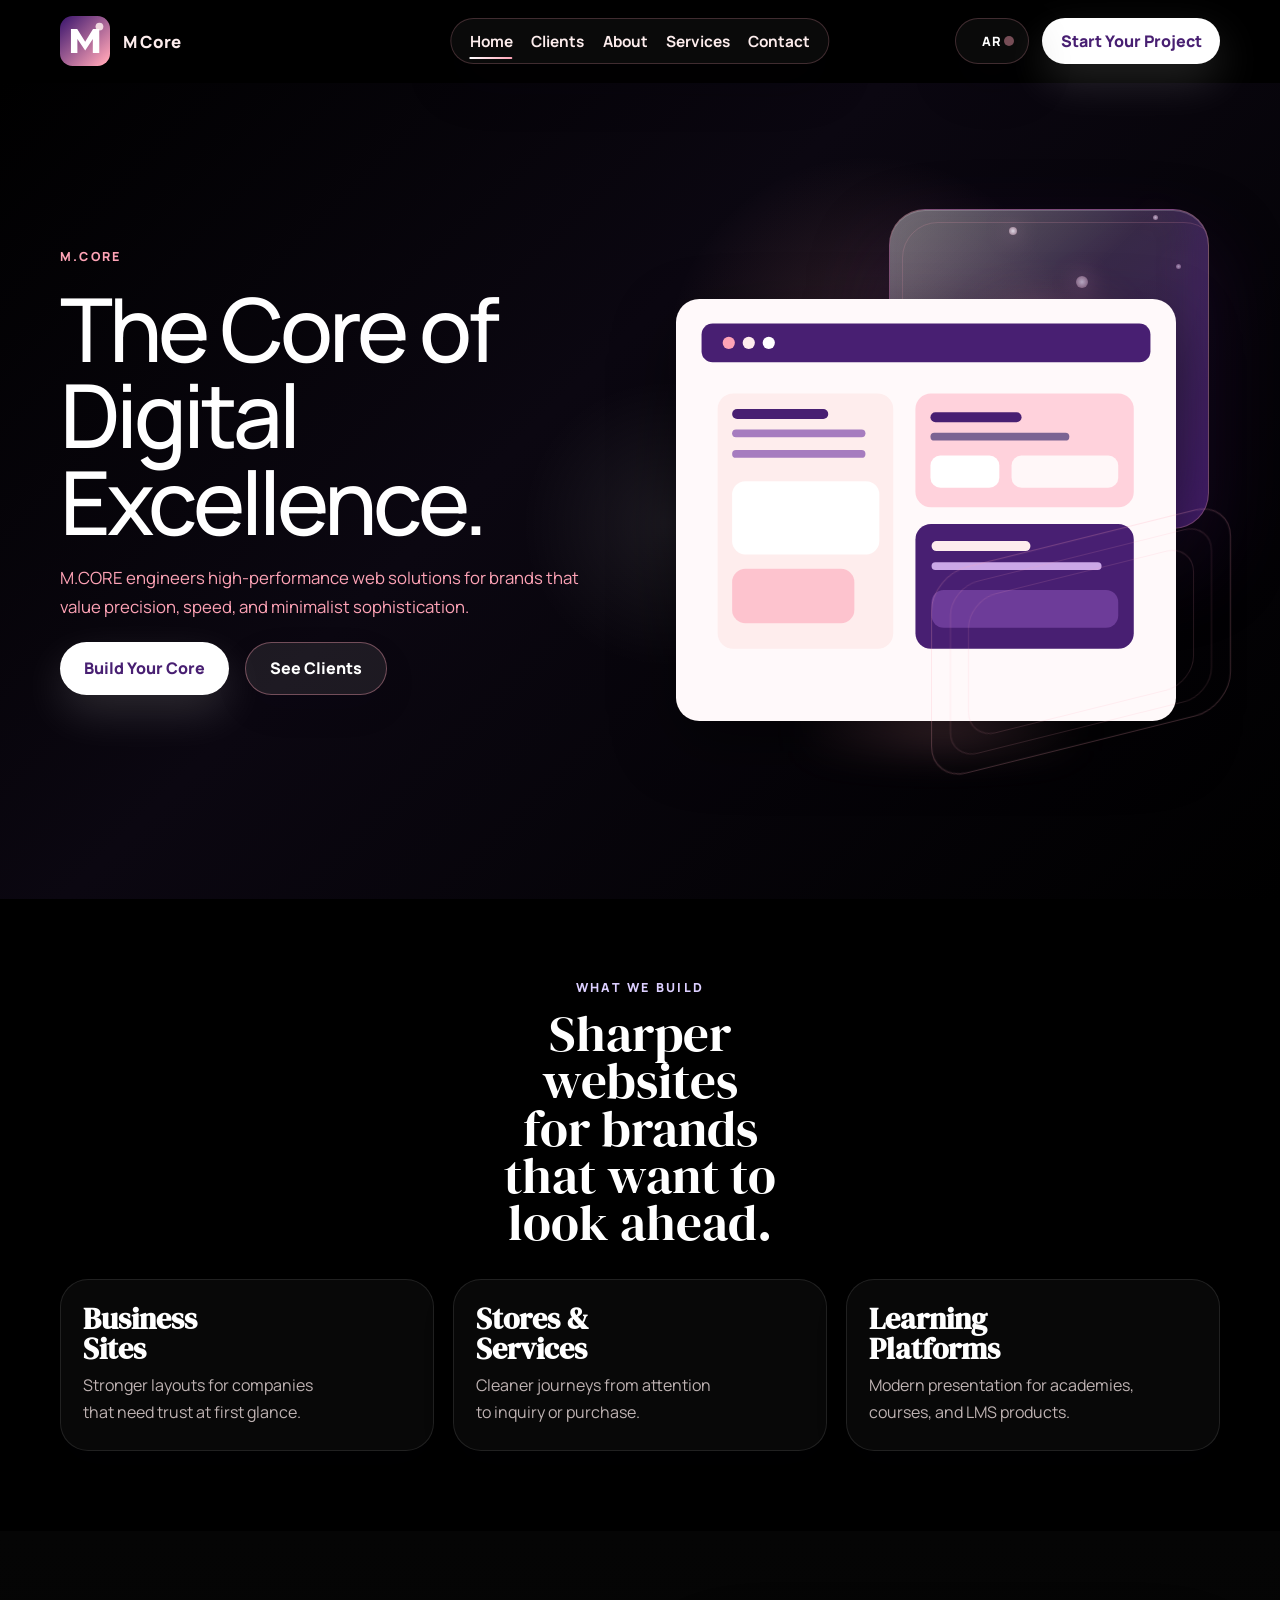
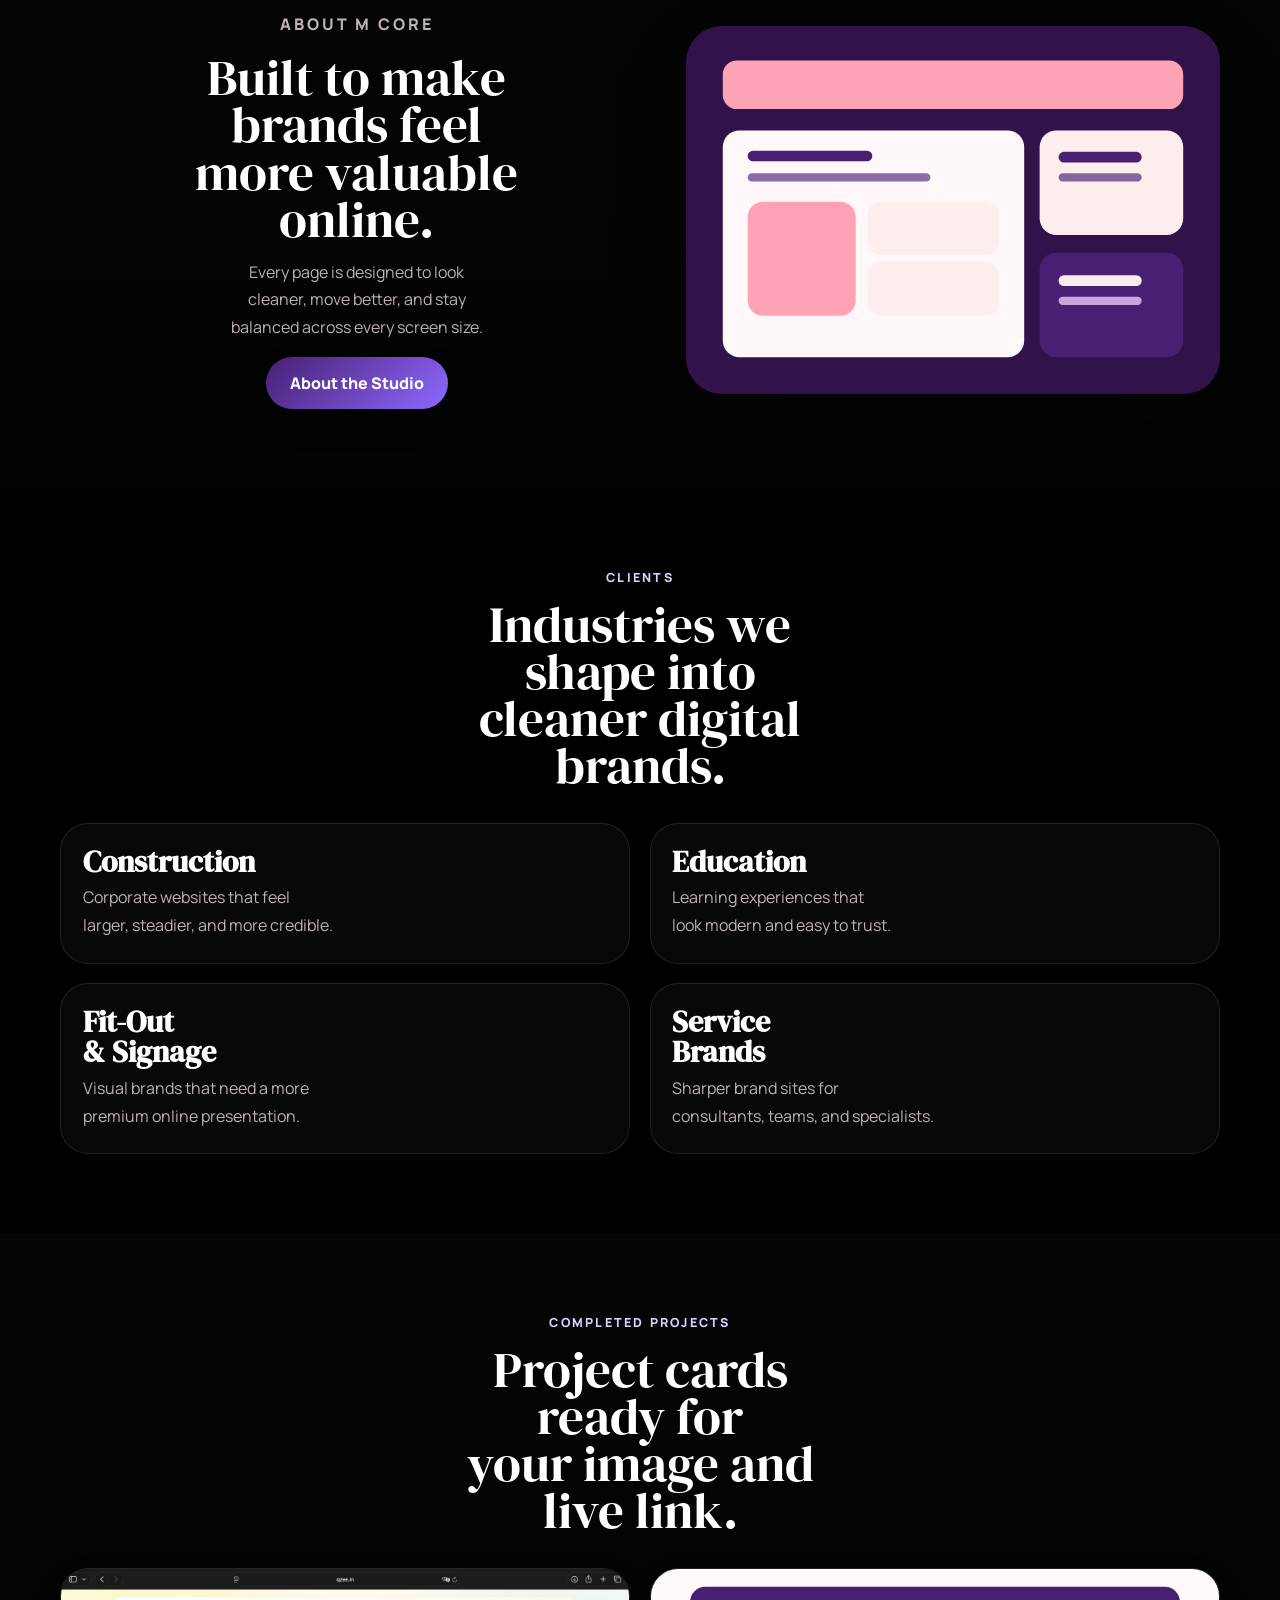
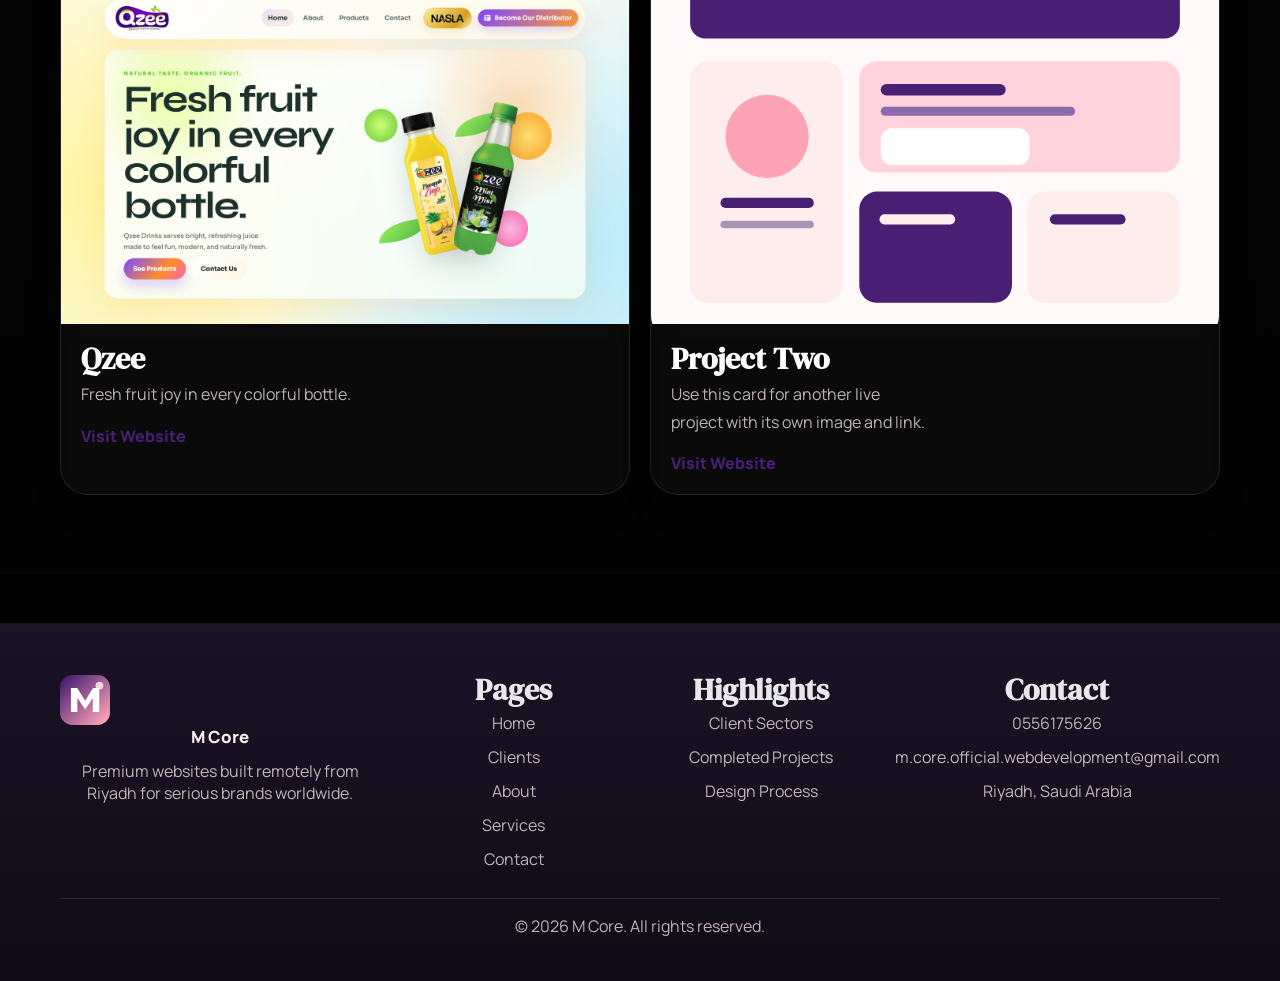
<file: index.html>
<!DOCTYPE html>
<html lang="en">
<head>
  <meta charset="UTF-8">
  <meta name="viewport" content="width=device-width, initial-scale=1.0">
  <title>M Core | Premium Web Studio</title>
  <meta name="description" content="M Core builds sleek, premium websites with cleaner alignment, refined motion, and stronger brand presence.">
  <link rel="preconnect" href="https://fonts.googleapis.com">
  <link rel="preconnect" href="https://fonts.gstatic.com" crossorigin>
  <link href="https://fonts.googleapis.com/css2?family=DM+Serif+Display:ital@0;1&family=Manrope:wght@400;500;600;700;800&display=swap" rel="stylesheet">
  <link rel="stylesheet" href="styles.css">
  <script defer src="script.js"></script>
</head>
<body class="page-home">
  <header class="site-header">
    <div class="container nav-shell">
      <a class="brand" href="index.html" aria-label="M Core home">
        <img src="assets/logo-m.svg" alt="M Core logo">
        <span>M Core</span>
      </a>
      <button class="nav-toggle" type="button" aria-expanded="false" aria-label="Open menu">
        <span class="nav-toggle-lines" aria-hidden="true">
          <span></span>
          <span></span>
          <span></span>
        </span>
        <span class="nav-toggle-label">More</span>
      </button>
      <nav class="site-nav" aria-label="Primary navigation">
        <a class="active" href="index.html">Home</a>
        <a href="portfolio.html">Clients</a>
        <a href="about.html">About</a>
        <a href="services.html">Services</a>
        <a href="contact.html">Contact</a>
        <div class="menu-mobile-actions">
          <a class="lang-switch-button" href="index-ar.html" aria-label="Switch to Arabic">
            <span>AR</span>
          </a>
          <a class="button button-small menu-cta" href="contact.html">Start Your Project</a>
        </div>
      </nav>
      <div class="nav-actions">
        <a class="lang-switch-button" href="index-ar.html" aria-label="Switch to Arabic">
          <span>AR</span>
        </a>
        <a class="button button-small" href="contact.html">Start Your Project</a>
      </div>
    </div>
  </header>

  <main>
    <section class="hero hero-cinematic" data-mouse-glow>
      <div class="hero-grid-lines" aria-hidden="true"></div>
      <div class="container hero-inner hero-cinematic-inner">
        <div class="hero-copy reveal">
          <p class="eyebrow">M.Core</p>
          <h1>The Core of <br>Digital Excellence.</h1>
          <p class="hero-text">M.CORE engineers high-performance web solutions for brands that value precision, speed, and minimalist sophistication.</p>
          <div class="hero-actions">
            <a class="button" href="contact.html">Build Your Core</a>
            <a class="button button-secondary" href="portfolio.html">See Clients</a>
          </div>
        </div>
        <div class="hero-visual hero-cinematic-visual reveal reveal-delay-1">
          <div class="hero-particles" aria-hidden="true">
            <span></span>
            <span></span>
            <span></span>
            <span></span>
            <span></span>
            <span></span>
          </div>
          <div class="hero-cube" data-parallax>
            <div class="hero-cube-glow"></div>
            <img src="assets/logo-m.svg" alt="M Core symbol">
          </div>
          <div class="hero-device" data-parallax>
            <img src="assets/hero-scene.svg" alt="M Core interface presentation">
          </div>
          <div class="hero-orbit" aria-hidden="true"></div>
        </div>
      </div>
    </section>

    <section class="section">
      <div class="container section-heading reveal">
        <p class="eyebrow">What We Build</p>
        <h2>Sharper websites for brands<br>that want to look ahead.</h2>
      </div>
      <div class="container feature-grid">
        <article class="feature-card reveal">
          <h3>Business Sites</h3>
          <p>Stronger layouts for companies that need trust at first glance.</p>
        </article>
        <article class="feature-card reveal reveal-delay-1">
          <h3>Stores & Services</h3>
          <p>Cleaner journeys from attention to inquiry or purchase.</p>
        </article>
        <article class="feature-card reveal reveal-delay-2">
          <h3>Learning Platforms</h3>
          <p>Modern presentation for academies, courses, and LMS products.</p>
        </article>
      </div>
    </section>

    <section class="section section-soft">
      <div class="container story-layout">
        <div class="story-copy reveal">
          <p class="eyebrow">About M Core</p>
          <h2>Built to make brands feel<br>more valuable online.</h2>
          <p>Every page is designed to look cleaner, move better, and stay balanced across every screen size.</p>
          <a class="button" href="about.html">About the Studio</a>
        </div>
        <div class="story-media reveal reveal-delay-1">
          <img src="assets/portfolio-fitout.svg" alt="Muhammed Bin Omar portrait">
        </div>
      </div>
    </section>

    <section class="section">
      <div class="container section-heading reveal">
        <p class="eyebrow">Clients</p>
        <h2>Industries we shape into<br>cleaner digital brands.</h2>
      </div>
      <div class="container client-grid">
        <article class="client-card reveal">
          <h3>Construction</h3>
          <p>Corporate websites that feel larger, steadier, and more credible.</p>
        </article>
        <article class="client-card reveal reveal-delay-1">
          <h3>Education</h3>
          <p>Learning experiences that look modern and easy to trust.</p>
        </article>
        <article class="client-card reveal">
          <h3>Fit-Out & Signage</h3>
          <p>Visual brands that need a more premium online presentation.</p>
        </article>
        <article class="client-card reveal reveal-delay-1">
          <h3>Service Brands</h3>
          <p>Sharper brand sites for consultants, teams, and specialists.</p>
        </article>
      </div>
    </section>

    <section class="section section-soft">
      <div class="container section-heading reveal">
        <p class="eyebrow">Completed Projects</p>
        <h2>Project cards ready for<br>your image and live link.</h2>
      </div>
      <div class="container project-grid">
        <article class="project-card reveal">
          <img src="assets/qzee.jpg" alt="Project preview">
          <div>
            <h3>Qzee</h3>
            <p>Fresh fruit joy in every colorful bottle.</p>
            <a class="project-link" href="https://qzee.in" target="_blank" rel="noreferrer">Visit Website</a>
          </div>
        </article>
        <article class="project-card reveal reveal-delay-1">
          <img src="assets/portfolio-lms.svg" alt="Project preview">
          <div>
            <h3>Project Two</h3>
            <p>Use this card for another live project with its own image and link.</p>
            <a class="project-link" href="https://your-project-link.com" target="_blank" rel="noreferrer">Visit Website</a>
          </div>
        </article>
      </div>
    </section>
  </main>

  <footer class="site-footer">
    <div class="container footer-grid">
      <div>
        <a class="brand brand-footer" href="index.html">
          <img src="assets/logo-m.svg" alt="M Core logo">
          <span>M Core</span>
        </a>
        <p>Premium websites built remotely from Riyadh for serious brands worldwide.</p>
      </div>
      <div>
        <h3>Pages</h3>
        <a href="index.html">Home</a>
        <a href="portfolio.html">Clients</a>
        <a href="about.html">About</a>
        <a href="services.html">Services</a>
        <a href="contact.html">Contact</a>
      </div>
      <div>
        <h3>Highlights</h3>
        <a href="portfolio.html">Client Sectors</a>
        <a href="portfolio.html">Completed Projects</a>
        <a href="services.html">Design Process</a>
      </div>
      <div>
        <h3>Contact</h3>
        <a href="tel:0556175626">0556175626</a>
        <a href="mailto:m.core.official.webdevelopment@gmail.com">m.core.official.webdevelopment@gmail.com</a>
        <p>Riyadh, Saudi Arabia</p>
      </div>
    </div>
    <div class="container footer-bottom">
      <p>&copy; 2026 M Core. All rights reserved.</p>
    </div>
  </footer>
</body>
</html>
</file>
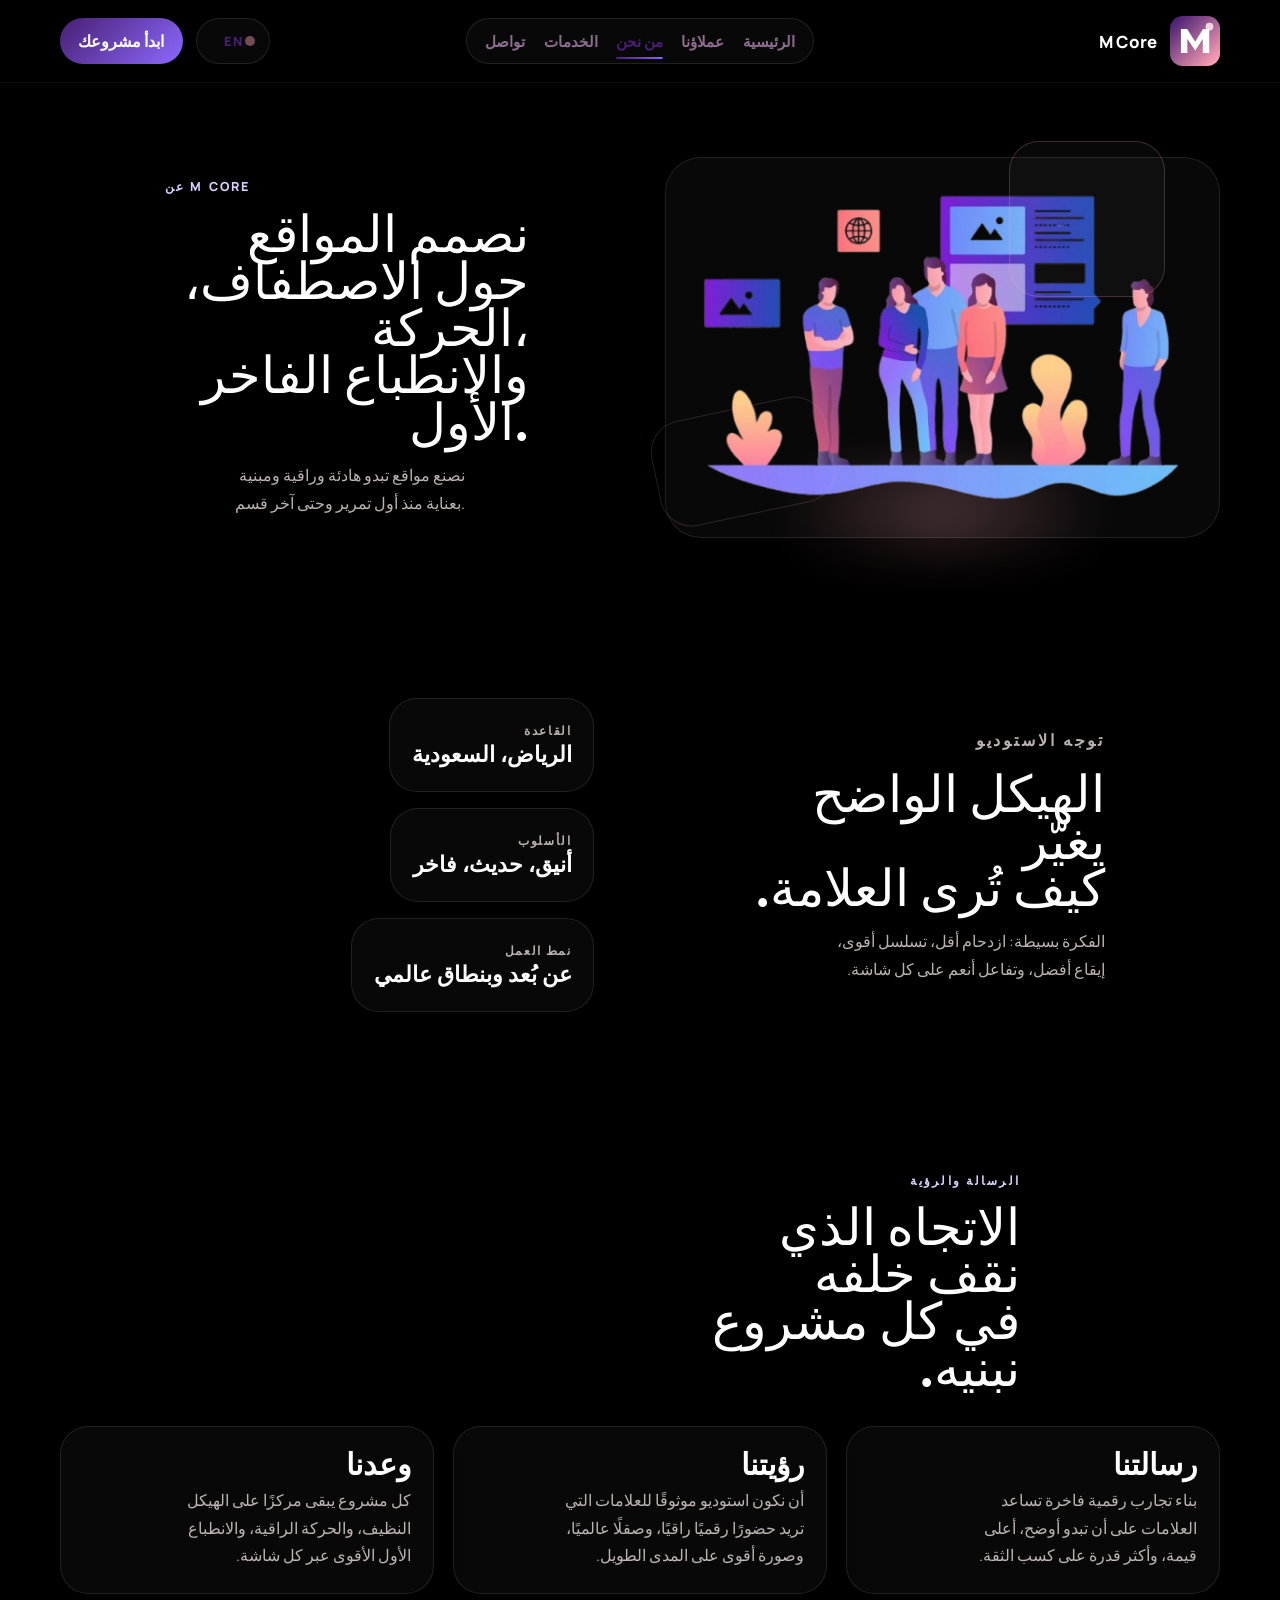
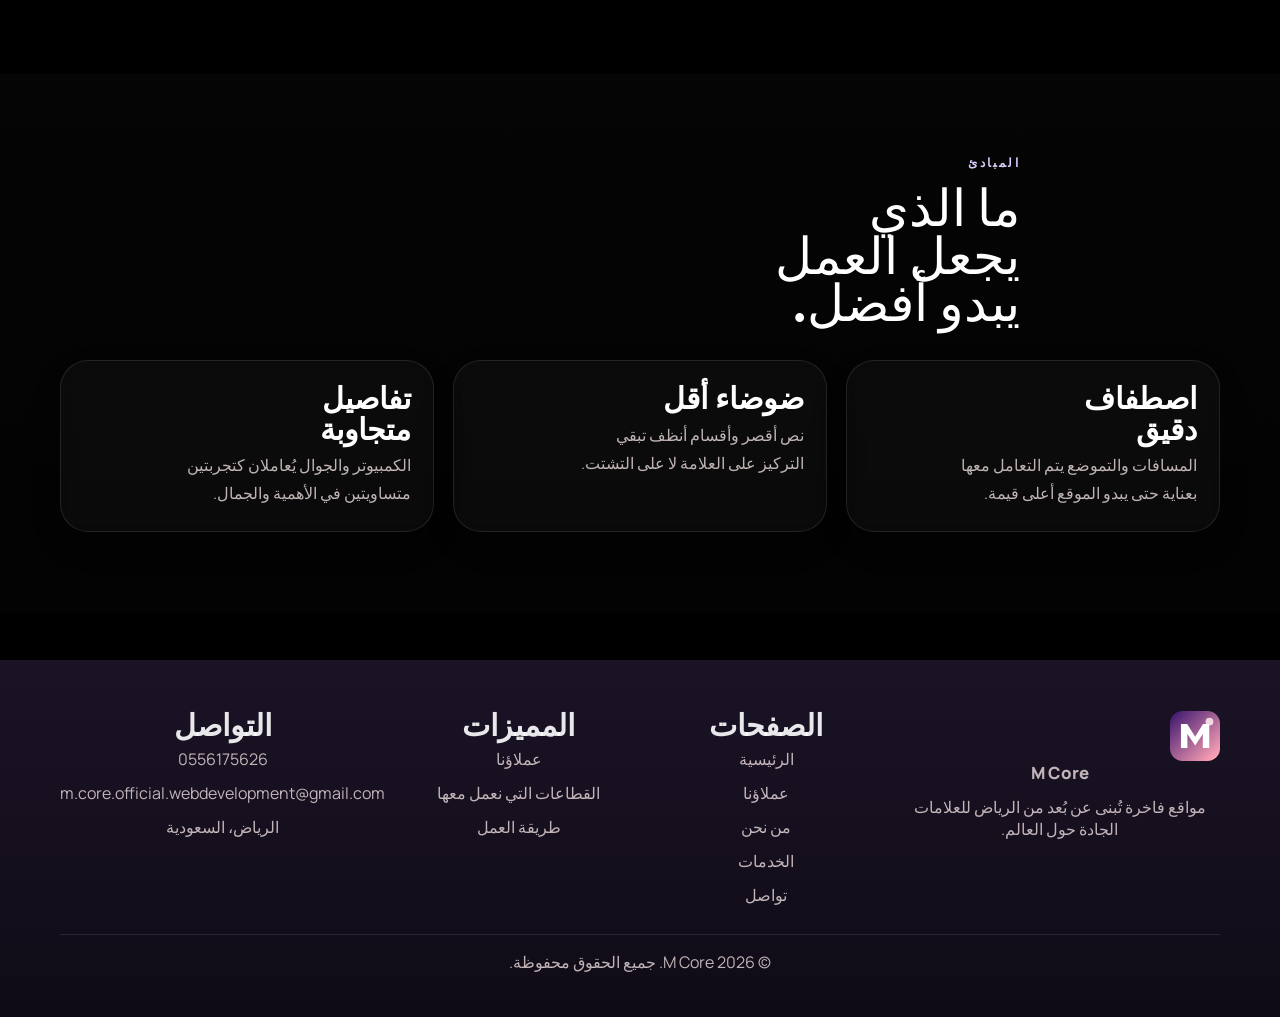
<file: about-ar.html>
<!DOCTYPE html>
<html lang="ar" dir="rtl">
<head>
  <meta charset="UTF-8">
  <meta name="viewport" content="width=device-width, initial-scale=1.0">
  <title>من نحن | M Core</title>
  <meta name="description" content="تعرف على توجه M Core في بناء مواقع فاخرة تقوم على الاصطفاف والهدوء والوضوح.">
  <link rel="preconnect" href="https://fonts.googleapis.com">
  <link rel="preconnect" href="https://fonts.gstatic.com" crossorigin>
  <link href="https://fonts.googleapis.com/css2?family=DM+Serif+Display:ital@0;1&family=Manrope:wght@400;500;600;700;800&display=swap" rel="stylesheet">
  <link rel="stylesheet" href="styles.css">
  <script defer src="script.js"></script>
</head>
<body class="page-about">
  <header class="site-header">
    <div class="container nav-shell">
      <a class="brand" href="index-ar.html" aria-label="الصفحة الرئيسية M Core"><img src="assets/logo-m.svg" alt="شعار M Core"><span>M Core</span></a>
      <button class="nav-toggle" type="button" aria-expanded="false" aria-label="فتح القائمة"><span class="nav-toggle-lines" aria-hidden="true"><span></span><span></span><span></span></span><span class="nav-toggle-label">المزيد</span></button>
      <nav class="site-nav" aria-label="التنقل الرئيسي">
        <a href="index-ar.html">الرئيسية</a>
        <a href="portfolio-ar.html">عملاؤنا</a>
        <a class="active" href="about-ar.html">من نحن</a>
        <a href="services-ar.html">الخدمات</a>
        <a href="contact-ar.html">تواصل</a>
        <div class="menu-mobile-actions">
          <a class="lang-switch-button" href="about.html" aria-label="Switch to English"><span>EN</span></a>
          <a class="button button-small menu-cta" href="contact-ar.html">ابدأ مشروعك</a>
        </div>
      </nav>
      <div class="nav-actions">
        <a class="lang-switch-button" href="about.html" aria-label="Switch to English"><span>EN</span></a>
        <a class="button button-small" href="contact-ar.html">ابدأ مشروعك</a>
      </div>
    </div>
  </header>

  <main class="inner-page">
    <section class="section page-hero page-hero-split">
      <div class="container page-hero-layout">
        <div class="page-hero-copy reveal">
          <p class="eyebrow">عن M Core</p>
          <h1>نصمم المواقع حول الاصطفاف، الحركة،<br>والانطباع الفاخر الأول.</h1>
          <p class="lead">نصنع مواقع تبدو هادئة وراقية ومبنية بعناية منذ أول تمرير وحتى آخر قسم.</p>
        </div>
        <div class="page-hero-media page-hero-media-float reveal reveal-delay-1" data-parallax><div class="page-hero-glow"></div><img src="assets/about-us.jpg" alt="صورة محمد بن عمر"></div>
      </div>
    </section>

    <section class="section">
      <div class="container story-layout">
        <div class="story-copy reveal"><p class="eyebrow">توجه الاستوديو</p><h2>الهيكل الواضح يغيّر<br>كيف تُرى العلامة.</h2><p>الفكرة بسيطة: ازدحام أقل، تسلسل أقوى، إيقاع أفضل، وتفاعل أنعم على كل شاشة.</p></div>
        <div class="story-notes reveal reveal-delay-1"><article><span>القاعدة</span><strong>الرياض، السعودية</strong></article><article><span>الأسلوب</span><strong>أنيق، حديث، فاخر</strong></article><article><span>نمط العمل</span><strong>عن بُعد وبنطاق عالمي</strong></article></div>
      </div>
    </section>

    <section class="section">
      <div class="container section-heading reveal">
        <p class="eyebrow">الرسالة والرؤية</p>
        <h2>الاتجاه الذي نقف خلفه<br>في كل مشروع نبنيه.</h2>
      </div>
      <div class="container feature-grid">
        <article class="feature-card reveal">
          <h3>رسالتنا</h3>
          <p>بناء تجارب رقمية فاخرة تساعد العلامات على أن تبدو أوضح، أعلى قيمة، وأكثر قدرة على كسب الثقة.</p>
        </article>
        <article class="feature-card reveal reveal-delay-1">
          <h3>رؤيتنا</h3>
          <p>أن نكون استوديو موثوقًا للعلامات التي تريد حضورًا رقميًا راقيًا، وصقلًا عالميًا، وصورة أقوى على المدى الطويل.</p>
        </article>
        <article class="feature-card reveal reveal-delay-2">
          <h3>وعدنا</h3>
          <p>كل مشروع يبقى مركزًا على الهيكل النظيف، والحركة الراقية، والانطباع الأول الأقوى عبر كل شاشة.</p>
        </article>
      </div>
    </section>    <section class="section section-soft">
      <div class="container section-heading reveal"><p class="eyebrow">المبادئ</p><h2>ما الذي يجعل العمل<br>يبدو أفضل.</h2></div>
      <div class="container feature-grid">
        <article class="feature-card reveal"><h3>اصطفاف دقيق</h3><p>المسافات والتموضع يتم التعامل معها بعناية حتى يبدو الموقع أعلى قيمة.</p></article>
        <article class="feature-card reveal reveal-delay-1"><h3>ضوضاء أقل</h3><p>نص أقصر وأقسام أنظف تبقي التركيز على العلامة لا على التشتت.</p></article>
        <article class="feature-card reveal reveal-delay-2"><h3>تفاصيل متجاوبة</h3><p>الكمبيوتر والجوال يُعاملان كتجربتين متساويتين في الأهمية والجمال.</p></article>
      </div>
    </section>
  </main>

  <footer class="site-footer">
    <div class="container footer-grid">
      <div><a class="brand brand-footer" href="index-ar.html"><img src="assets/logo-m.svg" alt="شعار M Core"><span>M Core</span></a><p>مواقع فاخرة تُبنى عن بُعد من الرياض للعلامات الجادة حول العالم.</p></div>
      <div><h3>الصفحات</h3><a href="index-ar.html">الرئيسية</a><a href="portfolio-ar.html">عملاؤنا</a><a href="about-ar.html">من نحن</a><a href="services-ar.html">الخدمات</a><a href="contact-ar.html">تواصل</a></div>
      <div><h3>المميزات</h3><a href="portfolio-ar.html">عملاؤنا</a><a href="portfolio-ar.html">القطاعات التي نعمل معها</a><a href="services-ar.html">طريقة العمل</a></div>
      <div><h3>التواصل</h3><a href="tel:0556175626">0556175626</a><a href="mailto:m.core.official.webdevelopment@gmail.com">m.core.official.webdevelopment@gmail.com</a><p>الرياض، السعودية</p></div>
    </div>
    <div class="container footer-bottom"><p>&copy; 2026 M Core. جميع الحقوق محفوظة.</p></div>
  </footer>
</body>
</html>
</file>
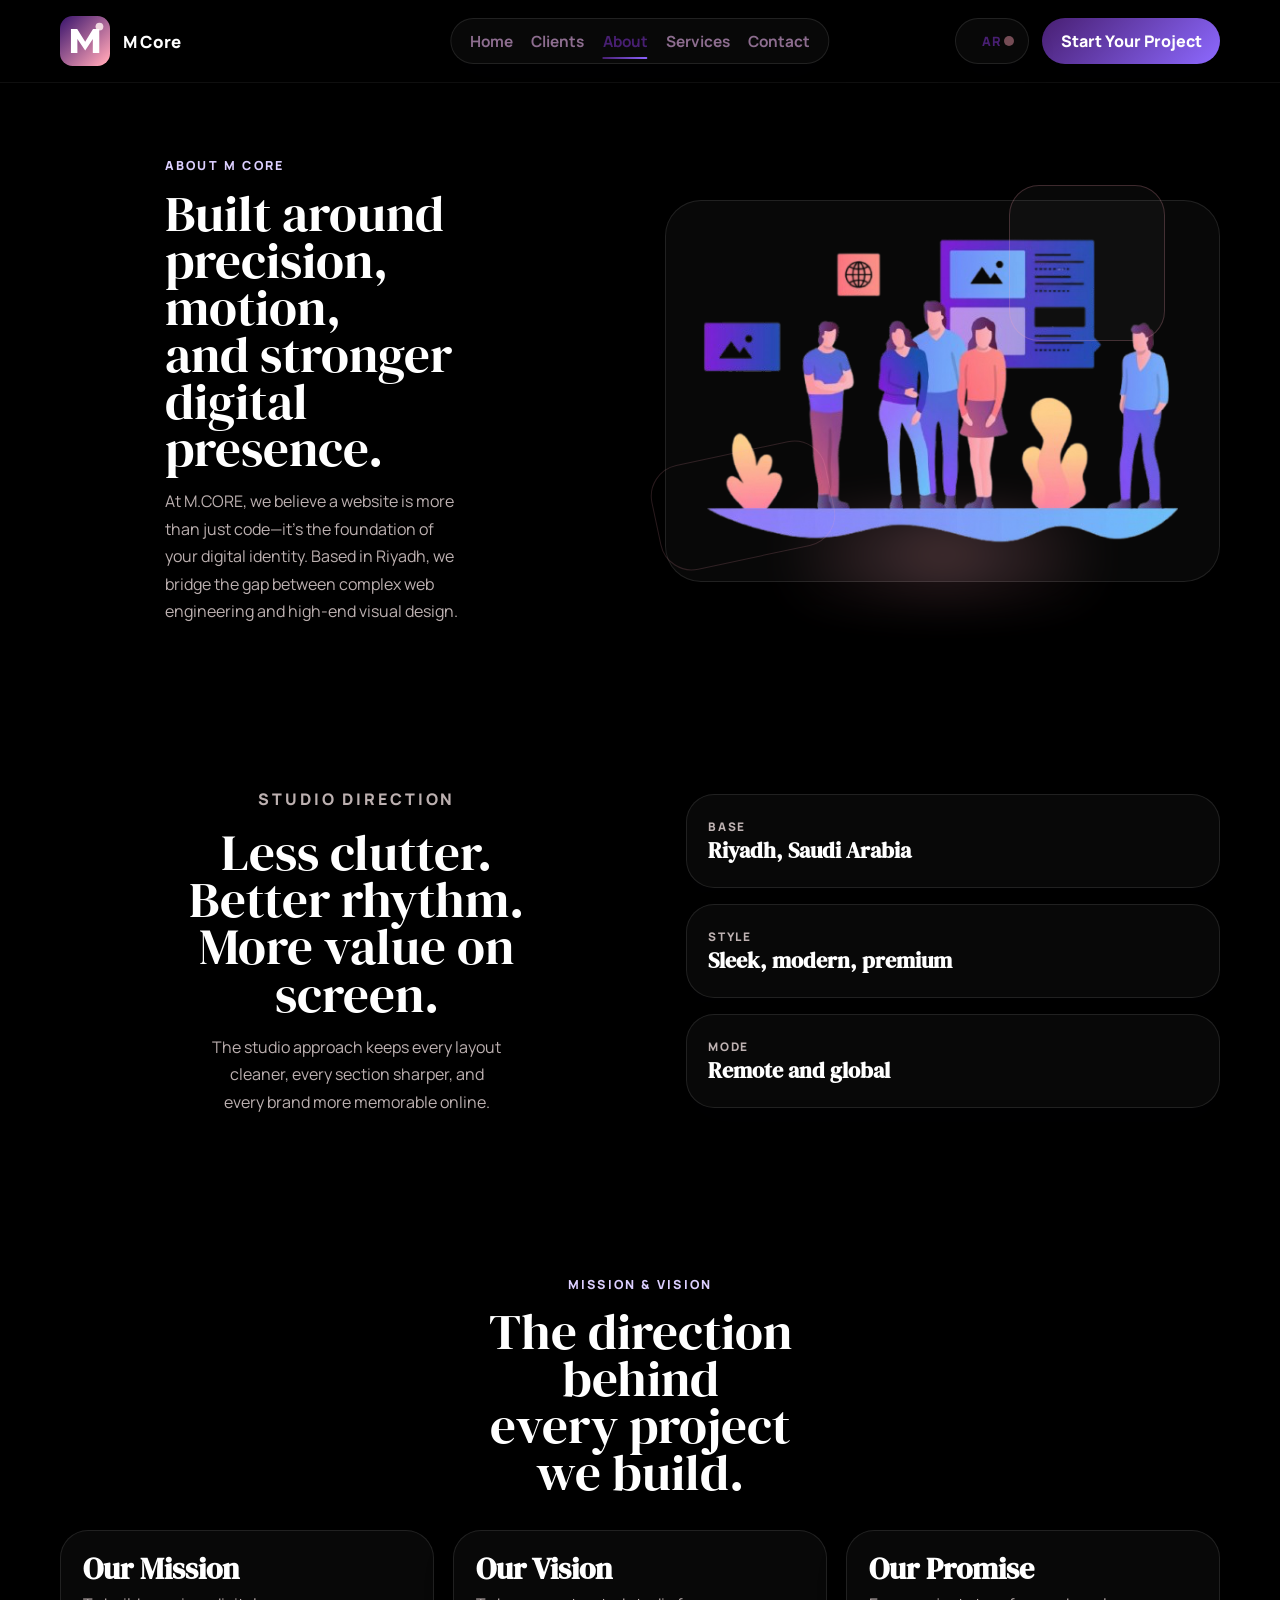
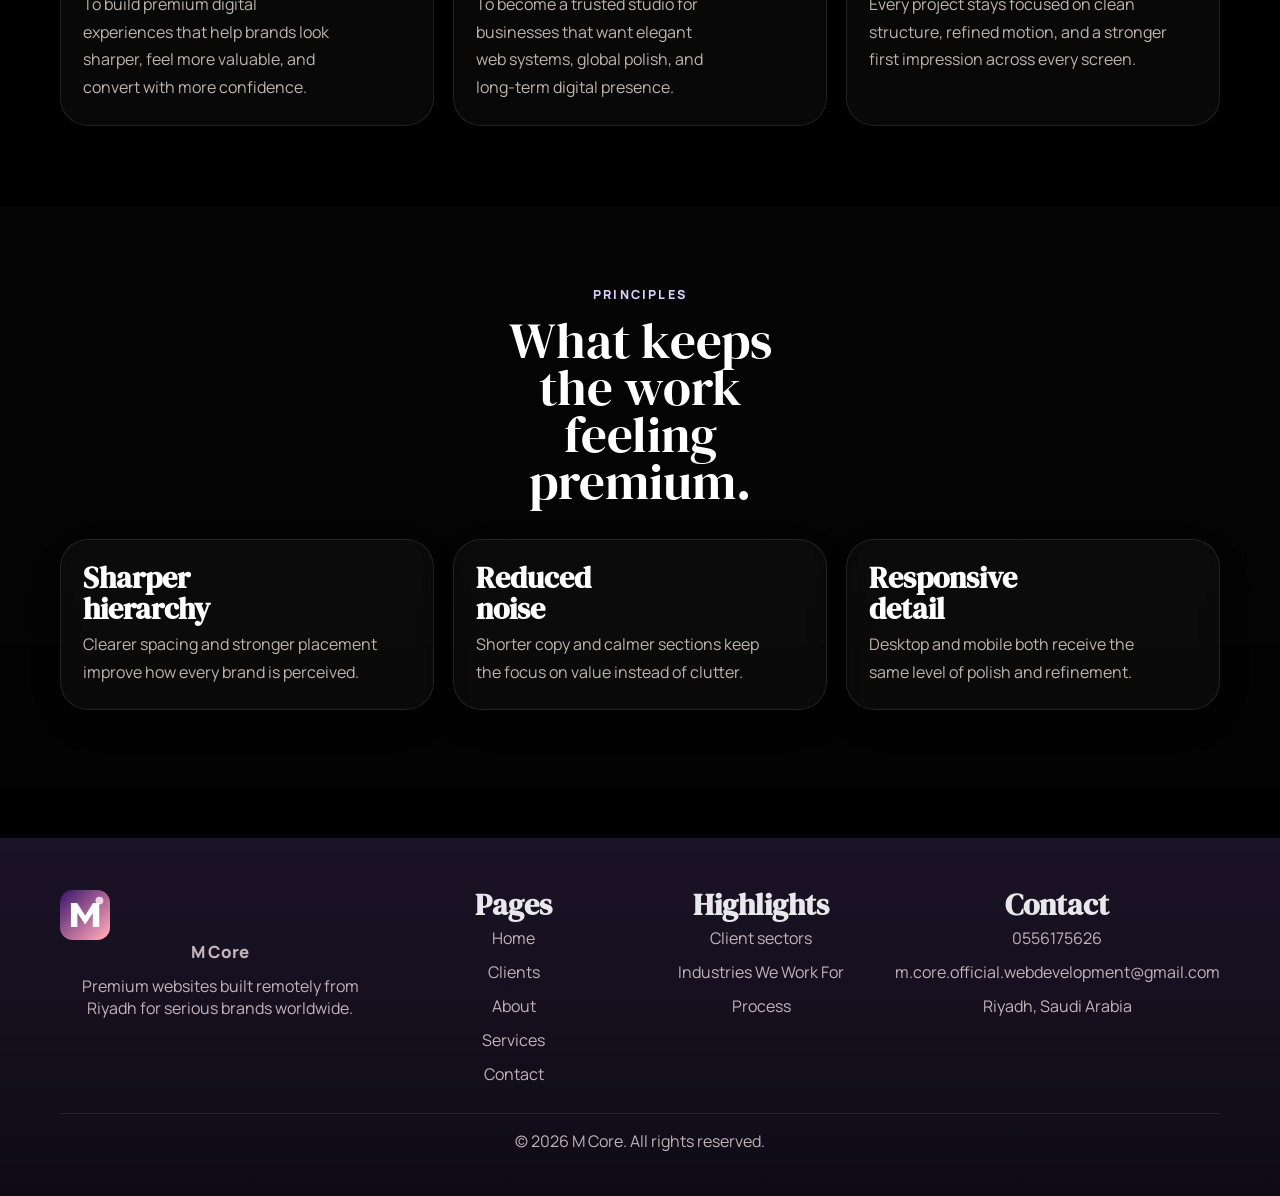
<file: about.html>
<!DOCTYPE html>
<html lang="en">
<head>
  <meta charset="UTF-8">
  <meta name="viewport" content="width=device-width, initial-scale=1.0">
  <title>About | M Core</title>
  <meta name="description" content="Learn about M Core and the premium, precision-first studio approach behind each project.">
  <link rel="preconnect" href="https://fonts.googleapis.com">
  <link rel="preconnect" href="https://fonts.gstatic.com" crossorigin>
  <link href="https://fonts.googleapis.com/css2?family=DM+Serif+Display:ital@0;1&family=Manrope:wght@400;500;600;700;800&display=swap" rel="stylesheet">
  <link rel="stylesheet" href="styles.css">
  <script defer src="script.js"></script>
</head>
<body class="page-about">
  <header class="site-header">
    <div class="container nav-shell">
      <a class="brand" href="index.html" aria-label="M Core home">
        <img src="assets/logo-m.svg" alt="M Core logo">
        <span>M Core</span>
      </a>
      <button class="nav-toggle" type="button" aria-expanded="false" aria-label="Open menu">
        <span class="nav-toggle-lines" aria-hidden="true">
          <span></span>
          <span></span>
          <span></span>
        </span>
        <span class="nav-toggle-label">More</span>
      </button>
      <nav class="site-nav" aria-label="Primary navigation">
        <a href="index.html">Home</a>
        <a href="portfolio.html">Clients</a>
        <a class="active" href="about.html">About</a>
        <a href="services.html">Services</a>
        <a href="contact.html">Contact</a>
        <div class="menu-mobile-actions">
          <a class="lang-switch-button" href="about-ar.html" aria-label="Switch to Arabic"><span>AR</span></a>
          <a class="button button-small menu-cta" href="contact.html">Start Your Project</a>
        </div>
      </nav>
      <div class="nav-actions">
        <a class="lang-switch-button" href="about-ar.html" aria-label="Switch to Arabic"><span>AR</span></a>
        <a class="button button-small" href="contact.html">Start Your Project</a>
      </div>
    </div>
  </header>

  <main class="inner-page">
    <section class="section page-hero page-hero-split">
      <div class="container page-hero-layout">
        <div class="page-hero-copy reveal">
          <p class="eyebrow">About M Core</p>
          <h1>Built around precision, motion,<br>and stronger digital presence.</h1>
          <p class="lead">At M.CORE, we believe a website is more than just code—it’s the foundation of your digital identity. Based in Riyadh, we bridge the gap between complex web engineering and high-end visual design.</p>
        </div>
        <div class="page-hero-media page-hero-media-float reveal reveal-delay-1" data-parallax>
          <div class="page-hero-glow"></div>
          <img src="assets/about-us.jpg" alt="Muhammed Bin Omar portrait">
        </div>
      </div>
    </section>

    <section class="section">
      <div class="container story-layout">
        <div class="story-copy reveal">
          <p class="eyebrow">Studio Direction</p>
          <h2>Less clutter. Better rhythm.<br>More value on screen.</h2>
          <p>The studio approach keeps every layout cleaner, every section sharper, and every brand more memorable online.</p>
        </div>
        <div class="story-notes reveal reveal-delay-1">
          <article><span>Base</span><strong>Riyadh, Saudi Arabia</strong></article>
          <article><span>Style</span><strong>Sleek, modern, premium</strong></article>
          <article><span>Mode</span><strong>Remote and global</strong></article>
        </div>
      </div>
    </section>

    <section class="section">
      <div class="container section-heading reveal">
        <p class="eyebrow">Mission & Vision</p>
        <h2>The direction behind<br>every project we build.</h2>
      </div>
      <div class="container feature-grid">
        <article class="feature-card reveal"><h3>Our Mission</h3><p>To build premium digital experiences that help brands look sharper, feel more valuable, and convert with more confidence.</p></article>
        <article class="feature-card reveal reveal-delay-1"><h3>Our Vision</h3><p>To become a trusted studio for businesses that want elegant web systems, global polish, and long-term digital presence.</p></article>
        <article class="feature-card reveal reveal-delay-2"><h3>Our Promise</h3><p>Every project stays focused on clean structure, refined motion, and a stronger first impression across every screen.</p></article>
      </div>
    </section>

    <section class="section section-soft">
      <div class="container section-heading reveal">
        <p class="eyebrow">Principles</p>
        <h2>What keeps the work<br>feeling premium.</h2>
      </div>
      <div class="container feature-grid">
        <article class="feature-card reveal"><h3>Sharper hierarchy</h3><p>Clearer spacing and stronger placement improve how every brand is perceived.</p></article>
        <article class="feature-card reveal reveal-delay-1"><h3>Reduced noise</h3><p>Shorter copy and calmer sections keep the focus on value instead of clutter.</p></article>
        <article class="feature-card reveal reveal-delay-2"><h3>Responsive detail</h3><p>Desktop and mobile both receive the same level of polish and refinement.</p></article>
      </div>
    </section>
  </main>

  <footer class="site-footer">
    <div class="container footer-grid">
      <div>
        <a class="brand brand-footer" href="index.html"><img src="assets/logo-m.svg" alt="M Core logo"><span>M Core</span></a>
        <p>Premium websites built remotely from Riyadh for serious brands worldwide.</p>
      </div>
      <div>
        <h3>Pages</h3>
        <a href="index.html">Home</a>
        <a href="portfolio.html">Clients</a>
        <a href="about.html">About</a>
        <a href="services.html">Services</a>
        <a href="contact.html">Contact</a>
      </div>
      <div>
        <h3>Highlights</h3>
        <a href="portfolio.html">Client sectors</a>
        <a href="portfolio.html">Industries We Work For</a>
        <a href="services.html">Process</a>
      </div>
      <div>
        <h3>Contact</h3>
        <a href="tel:0556175626">0556175626</a>
        <a href="mailto:m.core.official.webdevelopment@gmail.com">m.core.official.webdevelopment@gmail.com</a>
        <p>Riyadh, Saudi Arabia</p>
      </div>
    </div>
    <div class="container footer-bottom"><p>&copy; 2026 M Core. All rights reserved.</p></div>
  </footer>
</body>
</html>
</file>
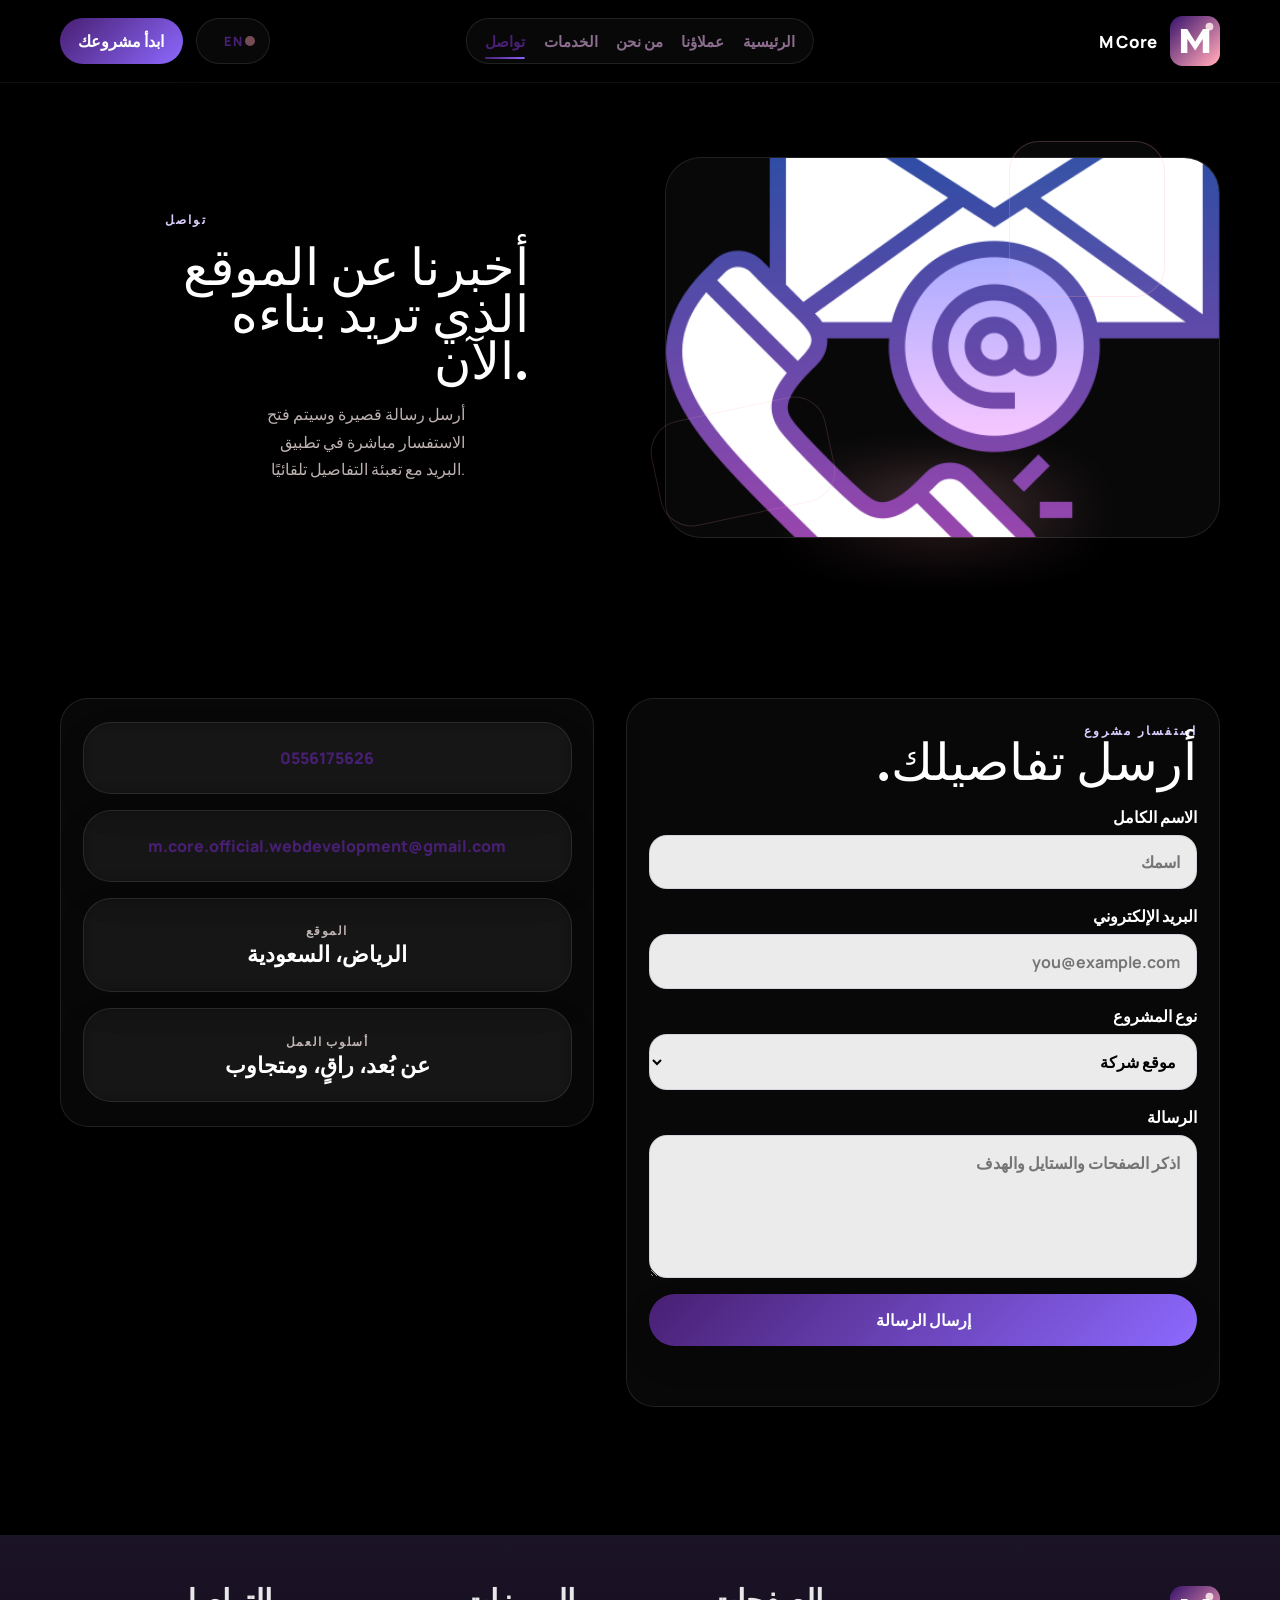
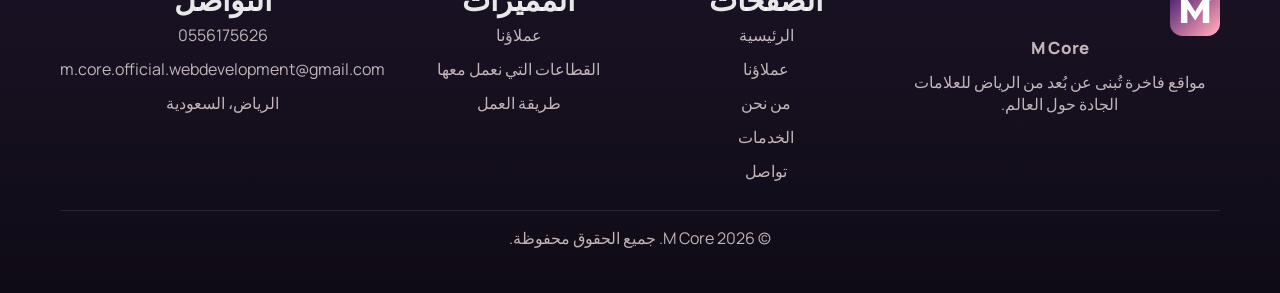
<file: contact-ar.html>
<!DOCTYPE html>
<html lang="ar" dir="rtl">
<head>
  <meta charset="UTF-8">
  <meta name="viewport" content="width=device-width, initial-scale=1.0">
  <title>تواصل | M Core</title>
  <meta name="description" content="تواصل مع M Core لبدء مشروع موقع إلكتروني فاخر لعلامتك أو نشاطك.">
  <link rel="preconnect" href="https://fonts.googleapis.com">
  <link rel="preconnect" href="https://fonts.gstatic.com" crossorigin>
  <link href="https://fonts.googleapis.com/css2?family=DM+Serif+Display:ital@0;1&family=Manrope:wght@400;500;600;700;800&display=swap" rel="stylesheet">
  <link rel="stylesheet" href="styles.css">
  <script defer src="script.js"></script>
</head>
<body class="page-contact">
  <header class="site-header">
    <div class="container nav-shell">
      <a class="brand" href="index-ar.html" aria-label="الصفحة الرئيسية M Core"><img src="assets/logo-m.svg" alt="شعار M Core"><span>M Core</span></a>
      <button class="nav-toggle" type="button" aria-expanded="false" aria-label="فتح القائمة"><span class="nav-toggle-lines" aria-hidden="true"><span></span><span></span><span></span></span><span class="nav-toggle-label">المزيد</span></button>
      <nav class="site-nav" aria-label="التنقل الرئيسي">
        <a href="index-ar.html">الرئيسية</a>
        <a href="portfolio-ar.html">عملاؤنا</a>
        <a href="about-ar.html">من نحن</a>
        <a href="services-ar.html">الخدمات</a>
        <a class="active" href="contact-ar.html">تواصل</a>
        <div class="menu-mobile-actions">
          <a class="lang-switch-button" href="contact.html" aria-label="Switch to English"><span>EN</span></a>
          <a class="button button-small menu-cta" href="contact-ar.html">ابدأ مشروعك</a>
        </div>
      </nav>
      <div class="nav-actions">
        <a class="lang-switch-button" href="contact.html" aria-label="Switch to English"><span>EN</span></a>
        <a class="button button-small" href="contact-ar.html">ابدأ مشروعك</a>
      </div>
    </div>
  </header>

  <main class="inner-page">
    <section class="section page-hero page-hero-split">
      <div class="container page-hero-layout">
        <div class="page-hero-copy reveal">
          <p class="eyebrow">تواصل</p>
          <h1>أخبرنا عن الموقع<br>الذي تريد بناءه الآن.</h1>
          <p class="lead">أرسل رسالة قصيرة وسيتم فتح الاستفسار مباشرة في تطبيق البريد مع تعبئة التفاصيل تلقائيًا.</p>
        </div>
        <div class="page-hero-media page-hero-media-float reveal reveal-delay-1" data-parallax><div class="page-hero-glow"></div><img src="assets/contact.jpg" alt="عرض صفحة التواصل"></div>
      </div>
    </section>

    <section class="section">
      <div class="container contact-layout">
        <div class="form-panel reveal">
          <p class="eyebrow">استفسار مشروع</p>
          <h2>أرسل تفاصيلك.</h2>
          <form class="contact-form" data-contact-form>
            <label>الاسم الكامل<input type="text" name="name" placeholder="اسمك" required></label>
            <label>البريد الإلكتروني<input type="email" name="email" placeholder="you@example.com" required></label>
            <label>نوع المشروع<select name="project"><option>موقع شركة</option><option>موقع متجر</option><option>منصة تعليمية</option><option>إعادة تصميم</option><option>دعم مستمر</option></select></label>
            <label>الرسالة<textarea name="message" rows="5" placeholder="اذكر الصفحات والستايل والهدف" required></textarea></label>
            <button class="button contact-submit" type="submit"><span>إرسال الرسالة</span></button>
            <p class="form-feedback" data-form-feedback aria-live="polite"></p>
          </form>
        </div>
        <div class="contact-links reveal reveal-delay-1">
          <a class="contact-link plain-link" href="tel:0556175626">0556175626</a>
          <a class="contact-link plain-link" href="mailto:m.core.official.webdevelopment@gmail.com">m.core.official.webdevelopment@gmail.com</a>
          <div class="contact-link"><span>الموقع</span><strong>الرياض، السعودية</strong></div>
          <div class="contact-link"><span>أسلوب العمل</span><strong>عن بُعد، راقٍ، ومتجاوب</strong></div>
        </div>
      </div>
    </section>
  </main>

  <footer class="site-footer">
    <div class="container footer-grid">
      <div><a class="brand brand-footer" href="index-ar.html"><img src="assets/logo-m.svg" alt="شعار M Core"><span>M Core</span></a><p>مواقع فاخرة تُبنى عن بُعد من الرياض للعلامات الجادة حول العالم.</p></div>
      <div><h3>الصفحات</h3><a href="index-ar.html">الرئيسية</a><a href="portfolio-ar.html">عملاؤنا</a><a href="about-ar.html">من نحن</a><a href="services-ar.html">الخدمات</a><a href="contact-ar.html">تواصل</a></div>
      <div><h3>المميزات</h3><a href="portfolio-ar.html">عملاؤنا</a><a href="portfolio-ar.html">القطاعات التي نعمل معها</a><a href="services-ar.html">طريقة العمل</a></div>
      <div><h3>التواصل</h3><a href="tel:0556175626">0556175626</a><a href="mailto:m.core.official.webdevelopment@gmail.com">m.core.official.webdevelopment@gmail.com</a><p>الرياض، السعودية</p></div>
    </div>
    <div class="container footer-bottom"><p>&copy; 2026 M Core. جميع الحقوق محفوظة.</p></div>
  </footer>
</body>
</html>
</file>
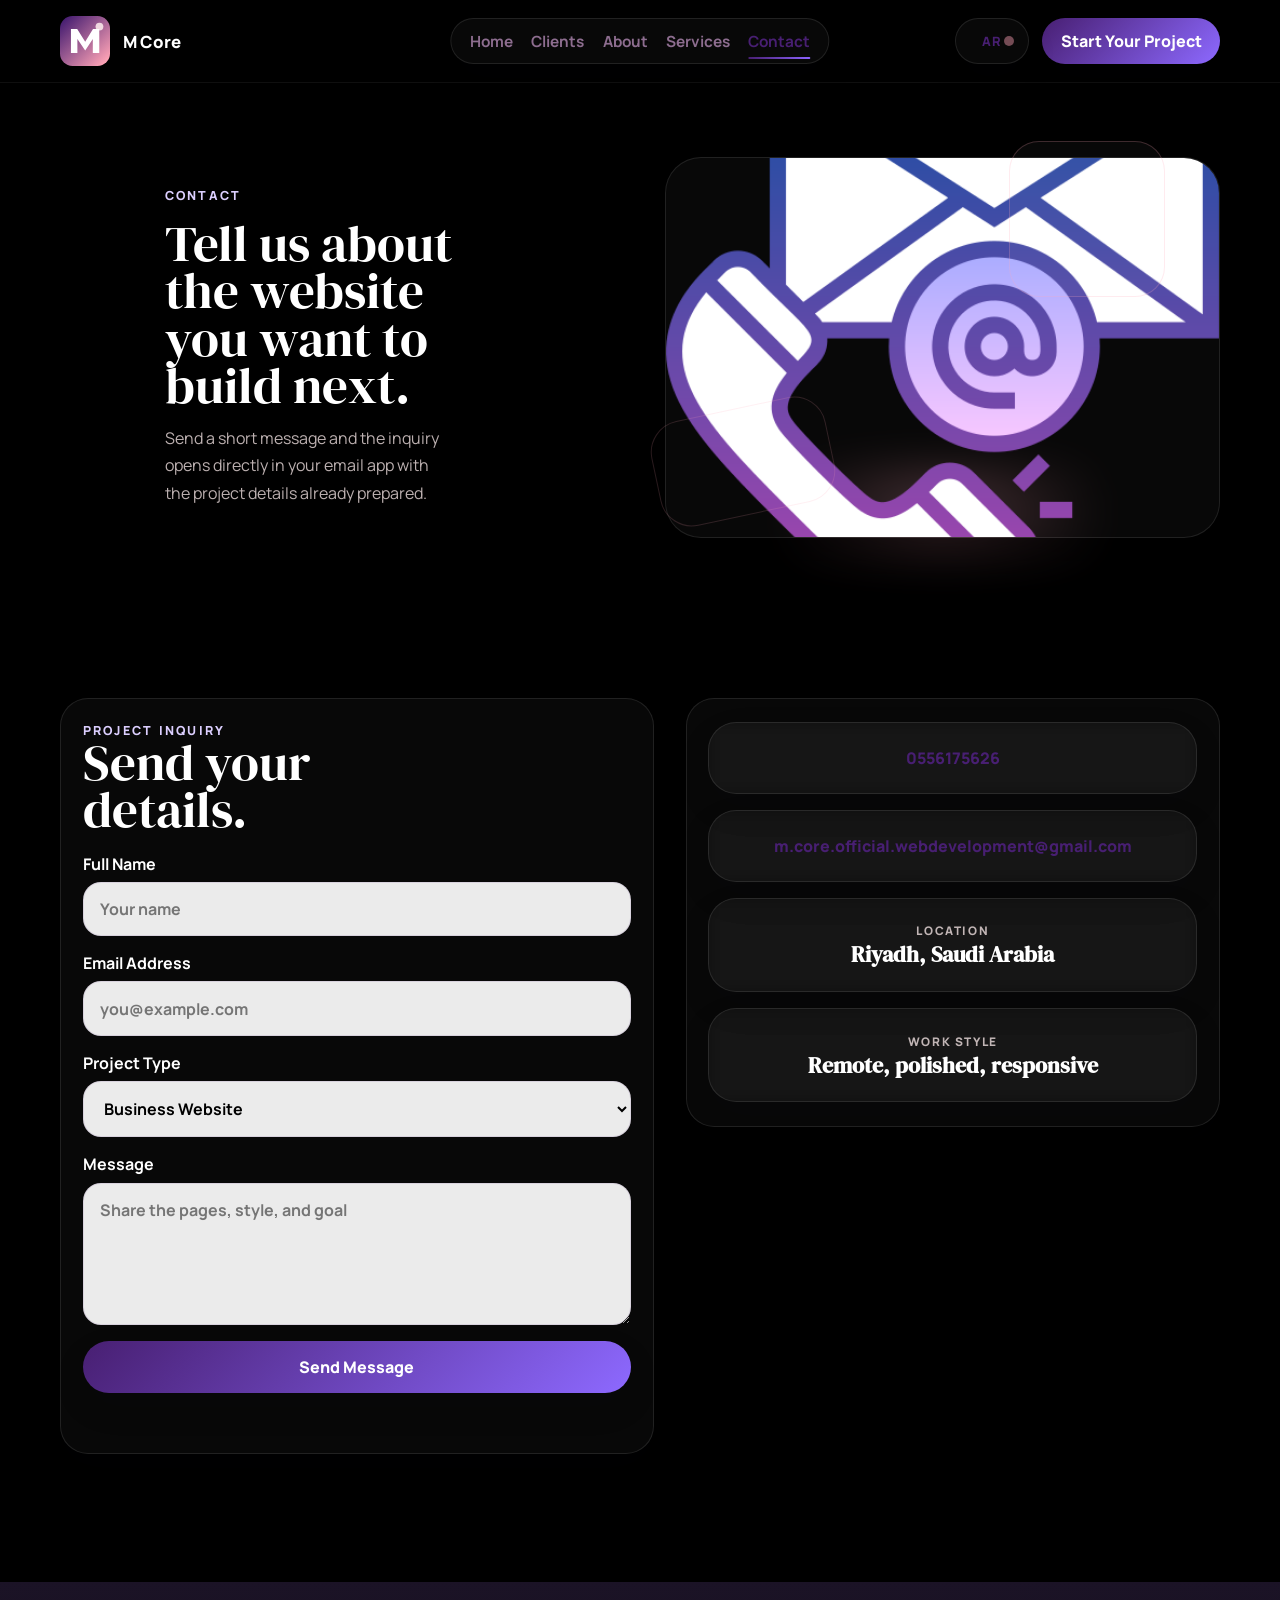
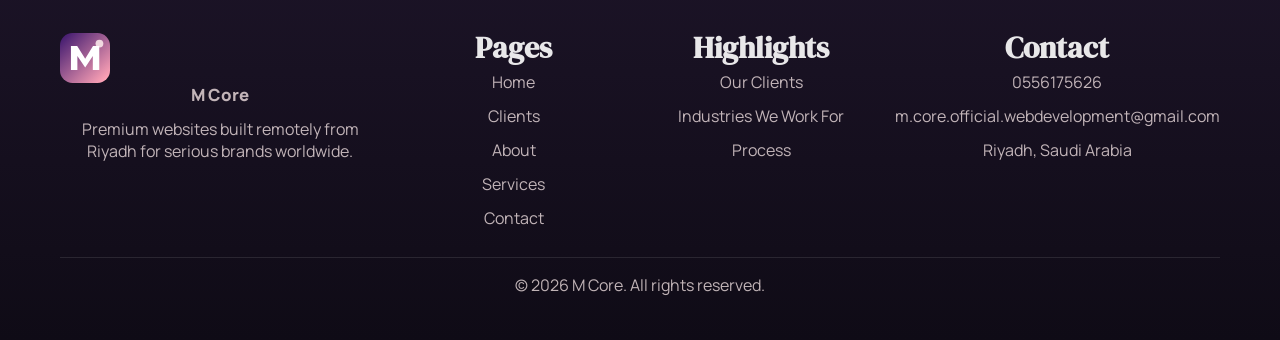
<file: contact.html>
<!DOCTYPE html>
<html lang="en">
<head>
  <meta charset="UTF-8">
  <meta name="viewport" content="width=device-width, initial-scale=1.0">
  <title>Contact | M Core</title>
  <meta name="description" content="Contact M Core to start a premium website project.">
  <link rel="preconnect" href="https://fonts.googleapis.com">
  <link rel="preconnect" href="https://fonts.gstatic.com" crossorigin>
  <link href="https://fonts.googleapis.com/css2?family=DM+Serif+Display:ital@0;1&family=Manrope:wght@400;500;600;700;800&display=swap" rel="stylesheet">
  <link rel="stylesheet" href="styles.css">
  <script defer src="script.js"></script>
</head>
<body class="page-contact">
  <header class="site-header">
    <div class="container nav-shell">
      <a class="brand" href="index.html" aria-label="M Core home"><img src="assets/logo-m.svg" alt="M Core logo"><span>M Core</span></a>
      <button class="nav-toggle" type="button" aria-expanded="false" aria-label="Open menu"><span class="nav-toggle-lines" aria-hidden="true"><span></span><span></span><span></span></span><span class="nav-toggle-label">More</span></button>
      <nav class="site-nav" aria-label="Primary navigation">
        <a href="index.html">Home</a>
        <a href="portfolio.html">Clients</a>
        <a href="about.html">About</a>
        <a href="services.html">Services</a>
        <a class="active" href="contact.html">Contact</a>
        <div class="menu-mobile-actions">
          <a class="lang-switch-button" href="contact-ar.html" aria-label="Switch to Arabic"><span>AR</span></a>
          <a class="button button-small menu-cta" href="contact.html">Start Your Project</a>
        </div>
      </nav>
      <div class="nav-actions">
        <a class="lang-switch-button" href="contact-ar.html" aria-label="Switch to Arabic"><span>AR</span></a>
        <a class="button button-small" href="contact.html">Start Your Project</a>
      </div>
    </div>
  </header>

  <main class="inner-page">
    <section class="section page-hero page-hero-split">
      <div class="container page-hero-layout">
        <div class="page-hero-copy reveal">
          <p class="eyebrow">Contact</p>
          <h1>Tell us about the website<br>you want to build next.</h1>
          <p class="lead">Send a short message and the inquiry opens directly in your email app with the project details already prepared.</p>
        </div>
        <div class="page-hero-media page-hero-media-float reveal reveal-delay-1" data-parallax>
          <div class="page-hero-glow"></div>
          <img src="assets/contact.jpg" alt="Contact showcase">
        </div>
      </div>
    </section>

    <section class="section">
      <div class="container contact-layout">
        <div class="form-panel reveal">
          <p class="eyebrow">Project inquiry</p>
          <h2>Send your details.</h2>
          <form class="contact-form" data-contact-form>
            <label>Full Name<input type="text" name="name" placeholder="Your name" required></label>
            <label>Email Address<input type="email" name="email" placeholder="you@example.com" required></label>
            <label>Project Type<select name="project"><option>Business Website</option><option>Store Website</option><option>Learning Platform</option><option>Redesign</option><option>Ongoing Support</option></select></label>
            <label>Message<textarea name="message" rows="5" placeholder="Share the pages, style, and goal" required></textarea></label>
            <button class="button contact-submit" type="submit"><span>Send Message</span></button>
            <p class="form-feedback" data-form-feedback aria-live="polite"></p>
          </form>
        </div>
        <div class="contact-links reveal reveal-delay-1">
          <a class="contact-link plain-link" href="tel:0556175626">0556175626</a>
          <a class="contact-link plain-link" href="mailto:m.core.official.webdevelopment@gmail.com">m.core.official.webdevelopment@gmail.com</a>
          <div class="contact-link"><span>Location</span><strong>Riyadh, Saudi Arabia</strong></div>
          <div class="contact-link"><span>Work style</span><strong>Remote, polished, responsive</strong></div>
        </div>
      </div>
    </section>
  </main>

  <footer class="site-footer">
    <div class="container footer-grid">
      <div><a class="brand brand-footer" href="index.html"><img src="assets/logo-m.svg" alt="M Core logo"><span>M Core</span></a><p>Premium websites built remotely from Riyadh for serious brands worldwide.</p></div>
      <div><h3>Pages</h3><a href="index.html">Home</a><a href="portfolio.html">Clients</a><a href="about.html">About</a><a href="services.html">Services</a><a href="contact.html">Contact</a></div>
      <div><h3>Highlights</h3><a href="portfolio.html">Our Clients</a><a href="portfolio.html">Industries We Work For</a><a href="services.html">Process</a></div>
      <div><h3>Contact</h3><a href="tel:0556175626">0556175626</a><a href="mailto:m.core.official.webdevelopment@gmail.com">m.core.official.webdevelopment@gmail.com</a><p>Riyadh, Saudi Arabia</p></div>
    </div>
    <div class="container footer-bottom"><p>&copy; 2026 M Core. All rights reserved.</p></div>
  </footer>
</body>
</html>
</file>
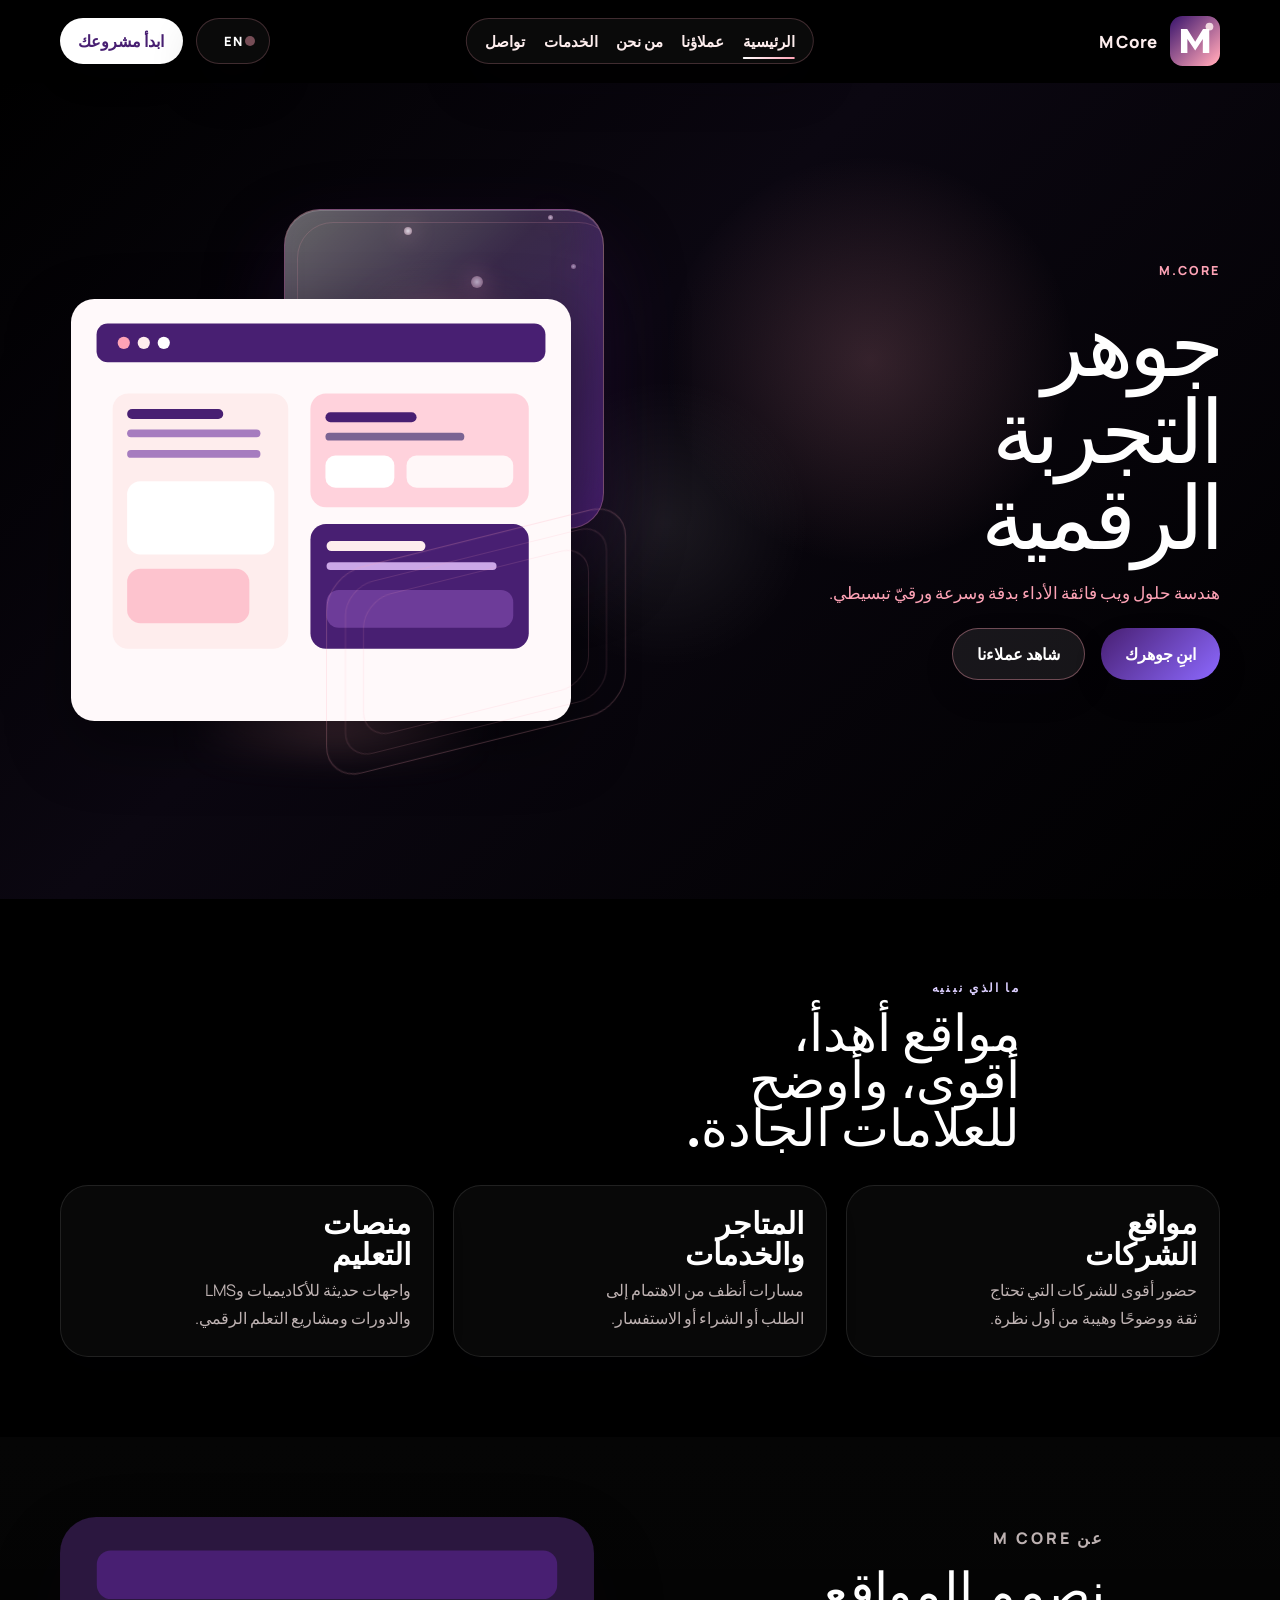
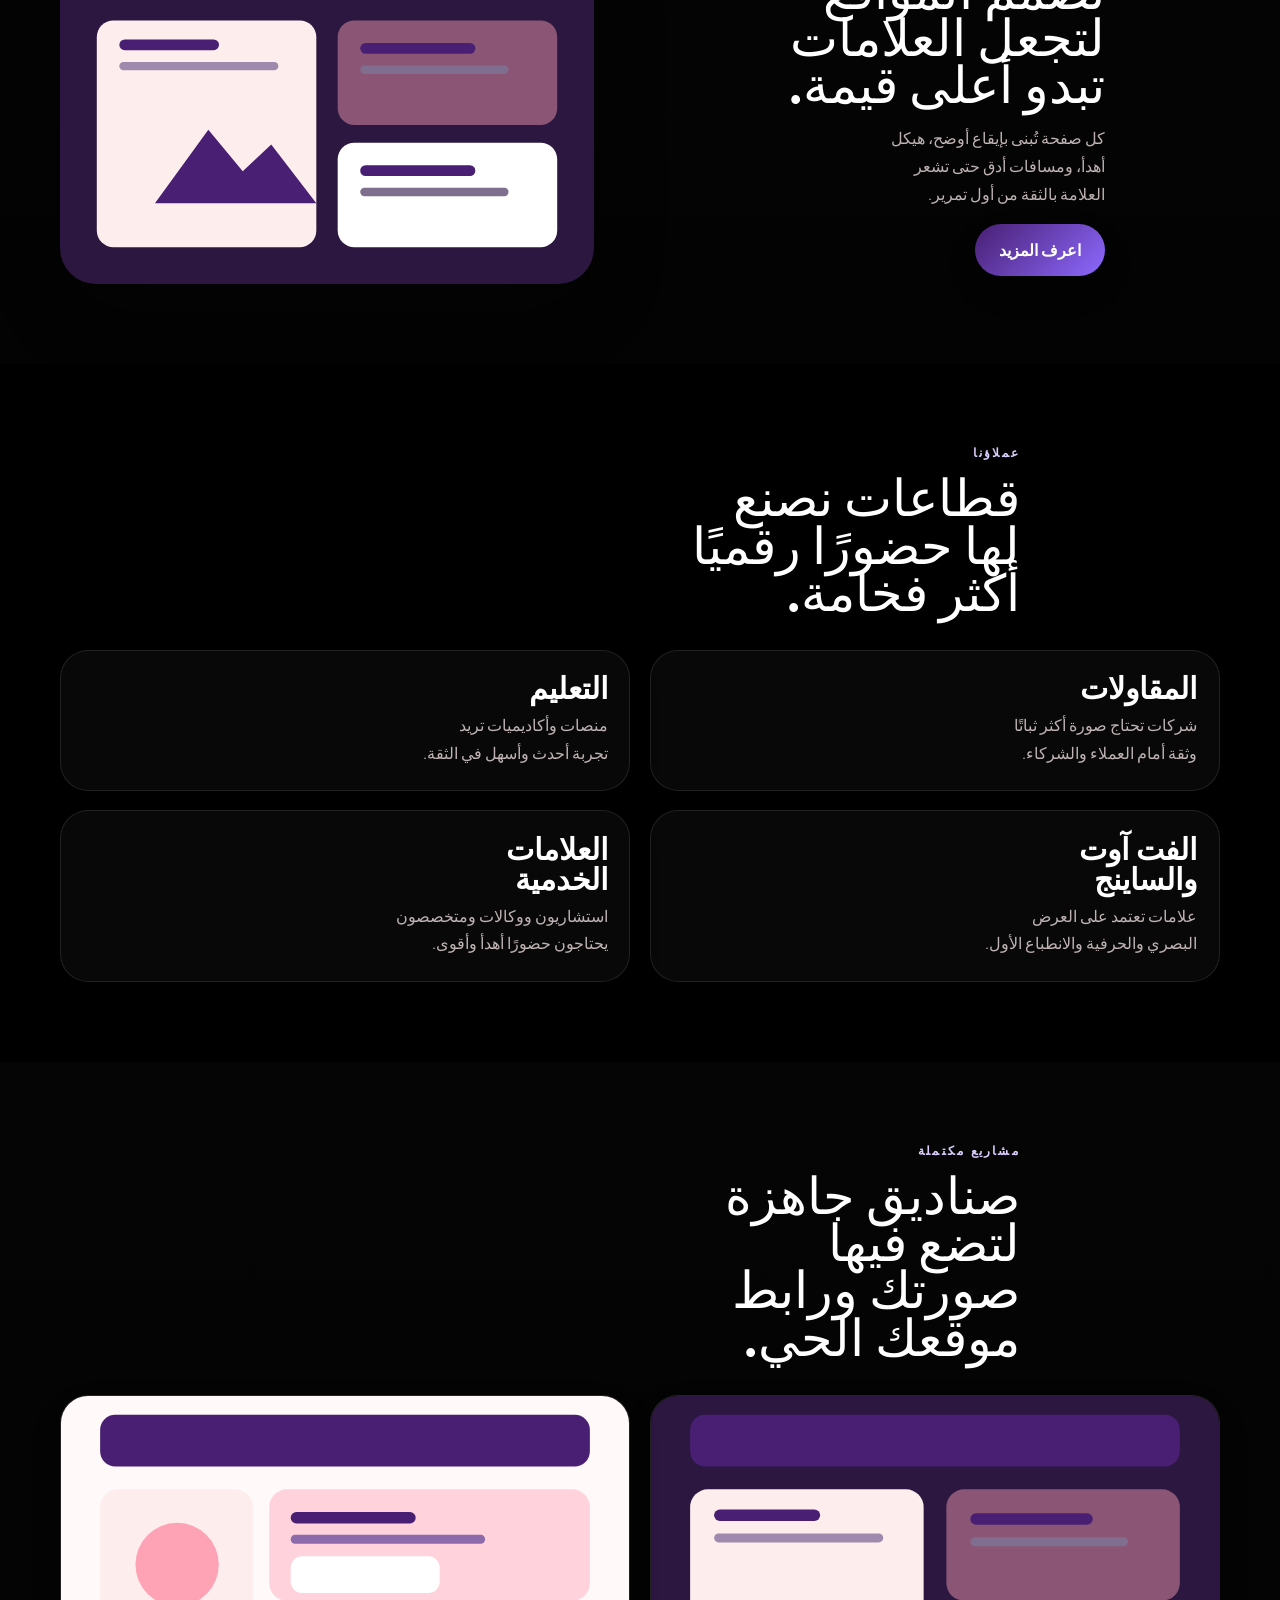
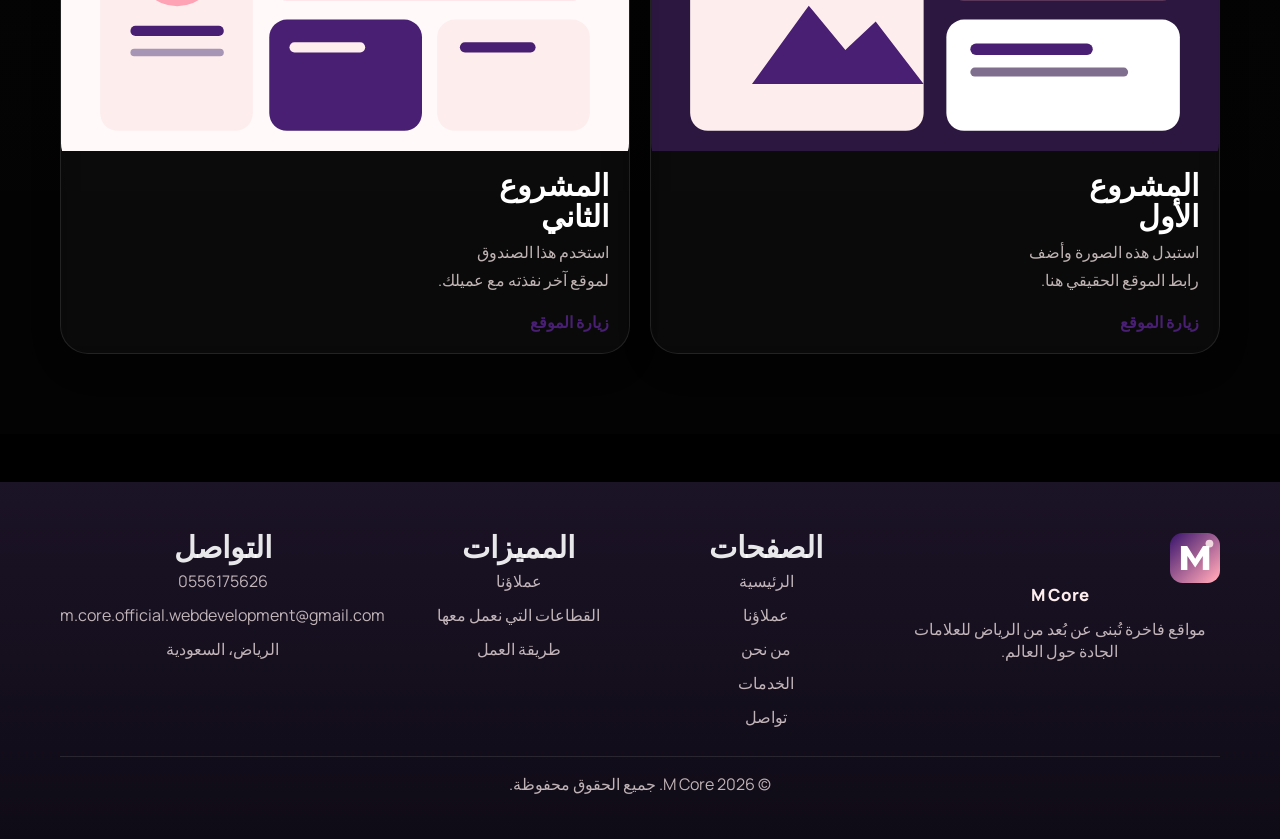
<file: index-ar.html>
<!DOCTYPE html>
<html lang="ar" dir="rtl">
<head>
  <meta charset="UTF-8">
  <meta name="viewport" content="width=device-width, initial-scale=1.0">
  <title>M Core | استوديو مواقع فاخرة</title>
  <meta name="description" content="تبني M Core مواقع إلكترونية فاخرة بأداء قوي وهيكل نظيف وصورة رقمية أرقى للعلامات الجادة.">
  <link rel="preconnect" href="https://fonts.googleapis.com">
  <link rel="preconnect" href="https://fonts.gstatic.com" crossorigin>
  <link href="https://fonts.googleapis.com/css2?family=DM+Serif+Display:ital@0;1&family=Manrope:wght@400;500;600;700;800&display=swap" rel="stylesheet">
  <link rel="stylesheet" href="styles.css">
  <script defer src="script.js"></script>
</head>
<body class="page-home">
  <header class="site-header">
    <div class="container nav-shell">
      <a class="brand" href="index-ar.html" aria-label="الصفحة الرئيسية M Core"><img src="assets/logo-m.svg" alt="شعار M Core"><span>M Core</span></a>
      <button class="nav-toggle" type="button" aria-expanded="false" aria-label="فتح القائمة"><span class="nav-toggle-lines" aria-hidden="true"><span></span><span></span><span></span></span><span class="nav-toggle-label">المزيد</span></button>
      <nav class="site-nav" aria-label="التنقل الرئيسي">
        <a class="active" href="index-ar.html">الرئيسية</a>
        <a href="portfolio-ar.html">عملاؤنا</a>
        <a href="about-ar.html">من نحن</a>
        <a href="services-ar.html">الخدمات</a>
        <a href="contact-ar.html">تواصل</a>
        <div class="menu-mobile-actions">
          <a class="lang-switch-button" href="index.html" aria-label="Switch to English"><span>EN</span></a>
          <a class="button button-small menu-cta" href="contact-ar.html">ابدأ مشروعك</a>
        </div>
      </nav>
      <div class="nav-actions">
        <a class="lang-switch-button" href="index.html" aria-label="Switch to English"><span>EN</span></a>
        <a class="button button-small" href="contact-ar.html">ابدأ مشروعك</a>
      </div>
    </div>
  </header>

  <main>
    <section class="hero hero-cinematic" data-mouse-glow>
      <div class="hero-grid-lines" aria-hidden="true"></div>
      <div class="container hero-inner hero-cinematic-inner">
        <div class="hero-copy reveal">
          <p class="eyebrow">M.Core</p>
          <h1>جوهر<br>التجربة الرقمية</h1>
          <p class="hero-text">هندسة حلول ويب فائقة الأداء بدقة وسرعة ورقيّ تبسيطي.</p>
          <div class="hero-actions">
            <a class="button" href="contact-ar.html">ابنِ جوهرك</a>
            <a class="button button-secondary" href="portfolio-ar.html">شاهد عملاءنا</a>
          </div>
        </div>
        <div class="hero-visual hero-cinematic-visual reveal reveal-delay-1">
          <div class="hero-particles" aria-hidden="true"><span></span><span></span><span></span><span></span><span></span><span></span></div>
          <div class="hero-cube" data-parallax><div class="hero-cube-glow"></div><img src="assets/logo-m.svg" alt="رمز M Core"></div>
          <div class="hero-device" data-parallax><img src="assets/hero-scene.svg" alt="عرض واجهة M Core"></div>
          <div class="hero-orbit" aria-hidden="true"></div>
        </div>
      </div>
    </section>

    <section class="section">
      <div class="container section-heading reveal"><p class="eyebrow">ما الذي نبنيه</p><h2>مواقع أهدأ، أقوى، وأوضح<br>للعلامات الجادة.</h2></div>
      <div class="container feature-grid">
        <article class="feature-card reveal"><h3>مواقع الشركات</h3><p>حضور أقوى للشركات التي تحتاج ثقة ووضوحًا وهيبة من أول نظرة.</p></article>
        <article class="feature-card reveal reveal-delay-1"><h3>المتاجر والخدمات</h3><p>مسارات أنظف من الاهتمام إلى الطلب أو الشراء أو الاستفسار.</p></article>
        <article class="feature-card reveal reveal-delay-2"><h3>منصات التعليم</h3><p>واجهات حديثة للأكاديميات وLMS والدورات ومشاريع التعلم الرقمي.</p></article>
      </div>
    </section>

    <section class="section section-soft">
      <div class="container story-layout">
        <div class="story-copy reveal"><p class="eyebrow">عن M Core</p><h2>نصمم المواقع لتجعل العلامات<br>تبدو أعلى قيمة.</h2><p>كل صفحة تُبنى بإيقاع أوضح، هيكل أهدأ، ومسافات أدق حتى تشعر العلامة بالثقة من أول تمرير.</p><a class="button" href="about-ar.html">اعرف المزيد</a></div>
        <div class="story-media reveal reveal-delay-1"><img src="assets/portfolio-construction.svg" alt="صورة محمد بن عمر"></div>
      </div>
    </section>

    <section class="section">
      <div class="container section-heading reveal"><p class="eyebrow">عملاؤنا</p><h2>قطاعات نصنع لها حضورًا رقميًا<br>أكثر فخامة.</h2></div>
      <div class="container client-grid">
        <article class="client-card reveal"><h3>المقاولات</h3><p>شركات تحتاج صورة أكثر ثباتًا وثقة أمام العملاء والشركاء.</p></article>
        <article class="client-card reveal reveal-delay-1"><h3>التعليم</h3><p>منصات وأكاديميات تريد تجربة أحدث وأسهل في الثقة.</p></article>
        <article class="client-card reveal"><h3>الفت آوت والساينج</h3><p>علامات تعتمد على العرض البصري والحرفية والانطباع الأول.</p></article>
        <article class="client-card reveal reveal-delay-1"><h3>العلامات الخدمية</h3><p>استشاريون ووكالات ومتخصصون يحتاجون حضورًا أهدأ وأقوى.</p></article>
      </div>
    </section>

    <section class="section section-soft">
      <div class="container section-heading reveal"><p class="eyebrow">مشاريع مكتملة</p><h2>صناديق جاهزة لتضع فيها<br>صورتك ورابط موقعك الحي.</h2></div>
      <div class="container project-grid">
        <article class="project-card reveal"><img src="assets/portfolio-construction.svg" alt="معاينة مشروع مكتمل"><div><h3>المشروع الأول</h3><p>استبدل هذه الصورة وأضف رابط الموقع الحقيقي هنا.</p><a class="project-link" href="https://your-project-link.com" target="_blank" rel="noreferrer">زيارة الموقع</a></div></article>
        <article class="project-card reveal reveal-delay-1"><img src="assets/portfolio-lms.svg" alt="معاينة مشروع مكتمل"><div><h3>المشروع الثاني</h3><p>استخدم هذا الصندوق لموقع آخر نفذته مع عميلك.</p><a class="project-link" href="https://your-project-link.com" target="_blank" rel="noreferrer">زيارة الموقع</a></div></article>
      </div>
    </section>
  </main>

  <footer class="site-footer">
    <div class="container footer-grid">
      <div><a class="brand brand-footer" href="index-ar.html"><img src="assets/logo-m.svg" alt="شعار M Core"><span>M Core</span></a><p>مواقع فاخرة تُبنى عن بُعد من الرياض للعلامات الجادة حول العالم.</p></div>
      <div><h3>الصفحات</h3><a href="index-ar.html">الرئيسية</a><a href="portfolio-ar.html">عملاؤنا</a><a href="about-ar.html">من نحن</a><a href="services-ar.html">الخدمات</a><a href="contact-ar.html">تواصل</a></div>
      <div><h3>المميزات</h3><a href="portfolio-ar.html">عملاؤنا</a><a href="portfolio-ar.html">القطاعات التي نعمل معها</a><a href="services-ar.html">طريقة العمل</a></div>
      <div><h3>التواصل</h3><a href="tel:0556175626">0556175626</a><a href="mailto:m.core.official.webdevelopment@gmail.com">m.core.official.webdevelopment@gmail.com</a><p>الرياض، السعودية</p></div>
    </div>
    <div class="container footer-bottom"><p>&copy; 2026 M Core. جميع الحقوق محفوظة.</p></div>
  </footer>
</body>
</html>
</file>
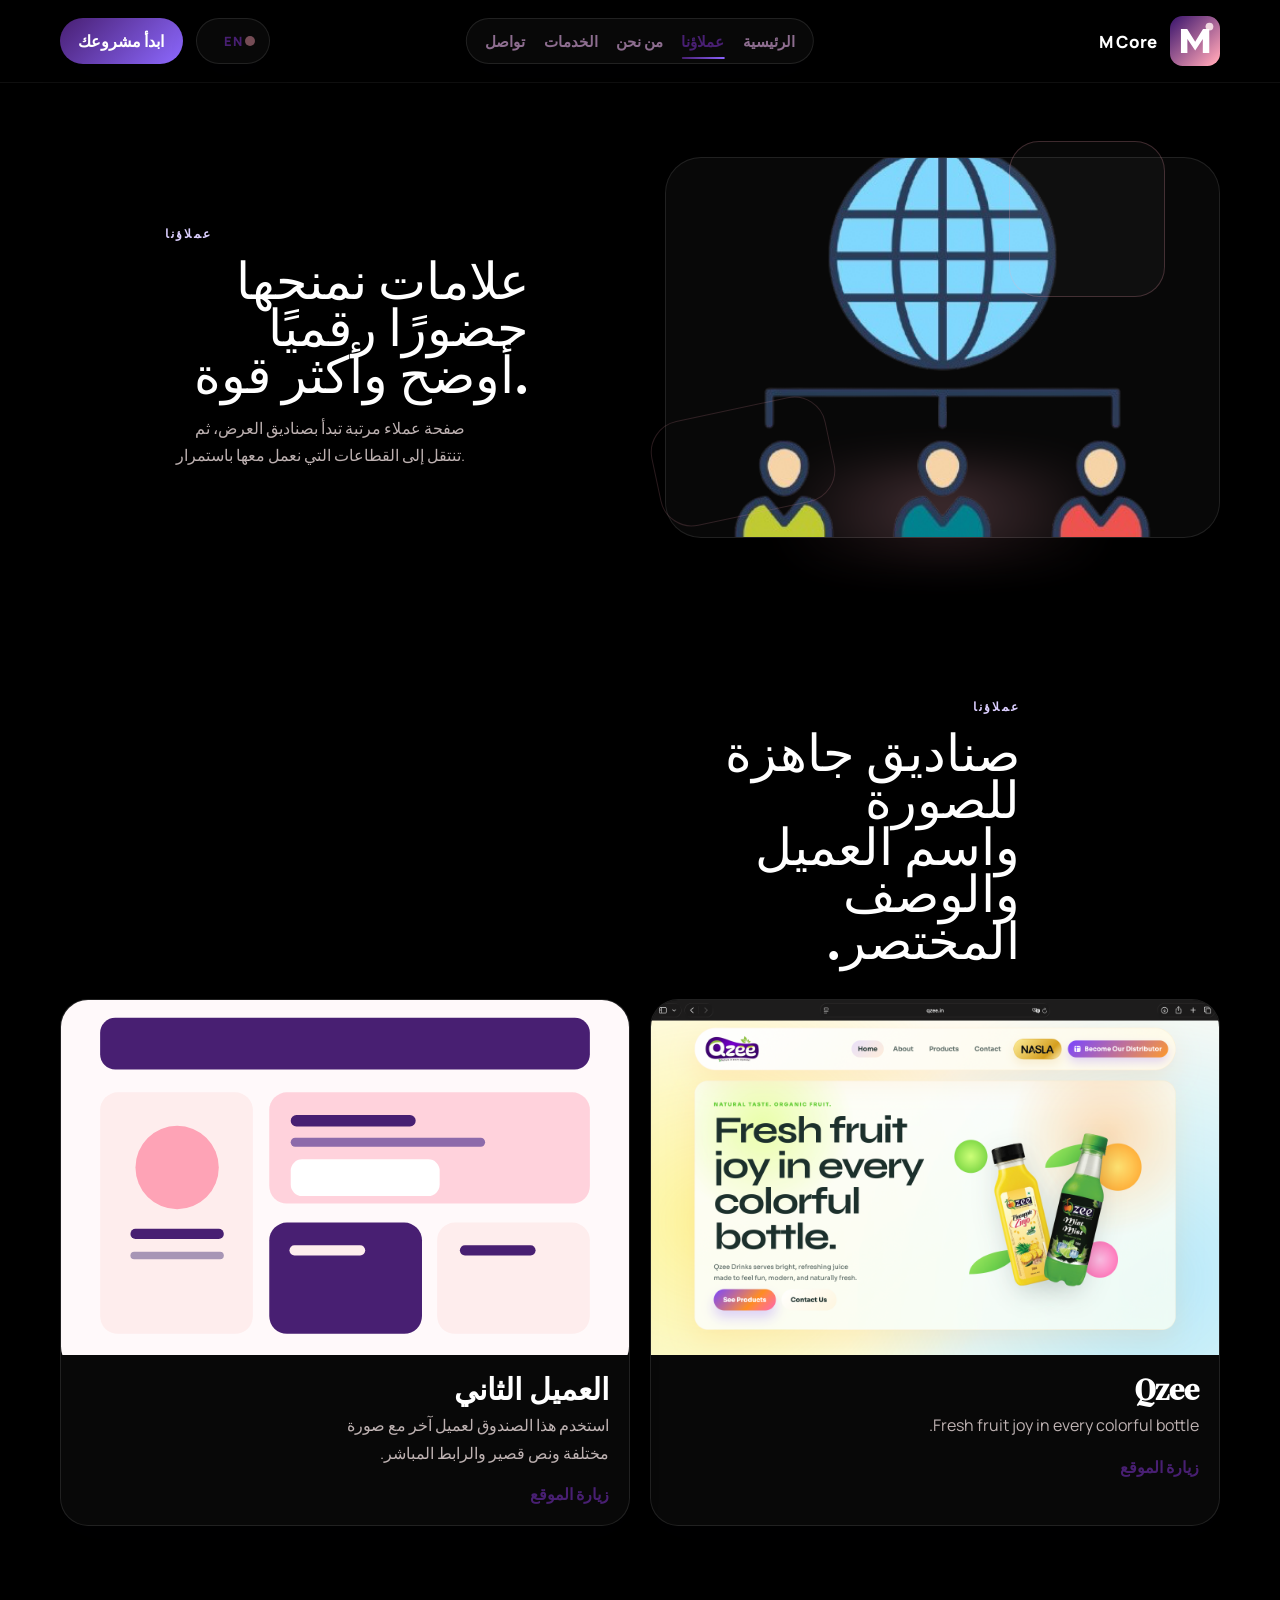
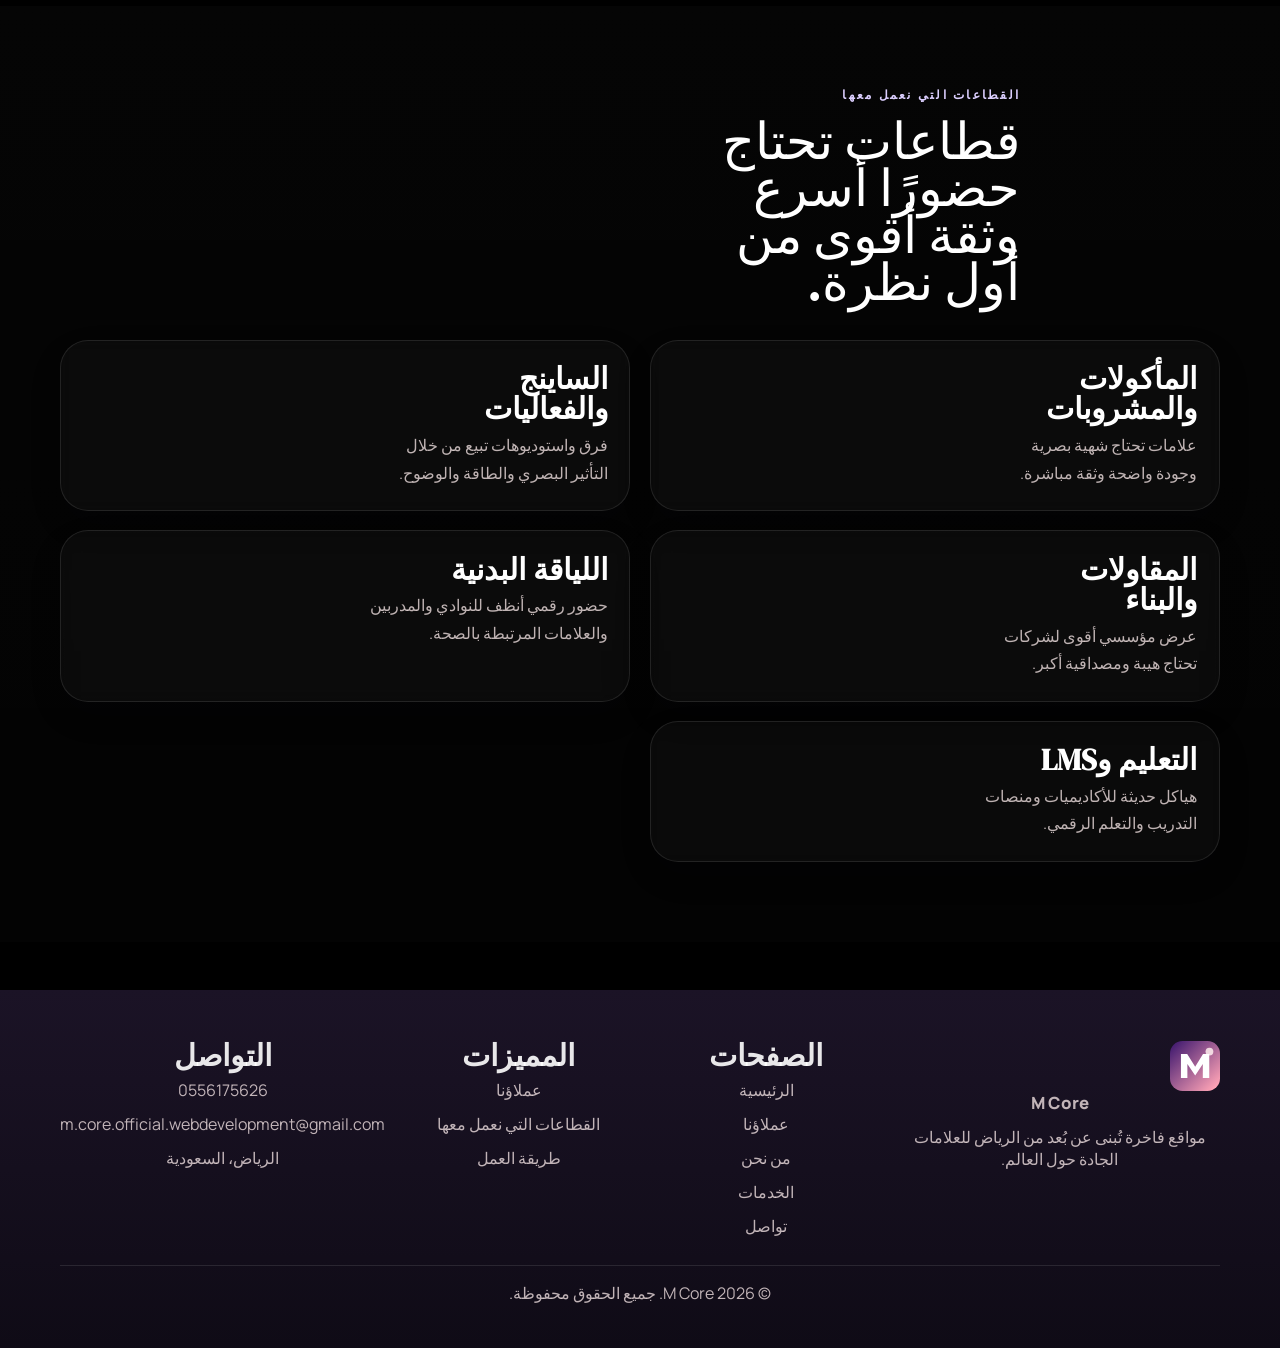
<file: portfolio-ar.html>
<!DOCTYPE html>
<html lang="ar" dir="rtl">
<head>
  <meta charset="UTF-8">
  <meta name="viewport" content="width=device-width, initial-scale=1.0">
  <title>عملاؤنا | M Core</title>
  <meta name="description" content="اعرض عملاء M Core والقطاعات التي نعمل معها بصناديق جاهزة للصورة والنص والرابط.">
  <link rel="preconnect" href="https://fonts.googleapis.com">
  <link rel="preconnect" href="https://fonts.gstatic.com" crossorigin>
  <link href="https://fonts.googleapis.com/css2?family=DM+Serif+Display:ital@0;1&family=Manrope:wght@400;500;600;700;800&display=swap" rel="stylesheet">
  <link rel="stylesheet" href="styles.css">
  <script defer src="script.js"></script>
</head>
<body class="page-clients">
  <header class="site-header">
    <div class="container nav-shell">
      <a class="brand" href="index-ar.html" aria-label="الصفحة الرئيسية M Core"><img src="assets/logo-m.svg" alt="شعار M Core"><span>M Core</span></a>
      <button class="nav-toggle" type="button" aria-expanded="false" aria-label="فتح القائمة"><span class="nav-toggle-lines" aria-hidden="true"><span></span><span></span><span></span></span><span class="nav-toggle-label">المزيد</span></button>
      <nav class="site-nav" aria-label="التنقل الرئيسي">
        <a href="index-ar.html">الرئيسية</a>
        <a class="active" href="portfolio-ar.html">عملاؤنا</a>
        <a href="about-ar.html">من نحن</a>
        <a href="services-ar.html">الخدمات</a>
        <a href="contact-ar.html">تواصل</a>
        <div class="menu-mobile-actions">
          <a class="lang-switch-button" href="portfolio.html" aria-label="Switch to English"><span>EN</span></a>
          <a class="button button-small menu-cta" href="contact-ar.html">ابدأ مشروعك</a>
        </div>
      </nav>
      <div class="nav-actions">
        <a class="lang-switch-button" href="portfolio.html" aria-label="Switch to English"><span>EN</span></a>
        <a class="button button-small" href="contact-ar.html">ابدأ مشروعك</a>
      </div>
    </div>
  </header>

  <main class="inner-page">
    <section class="section page-hero page-hero-split">
      <div class="container page-hero-layout">
        <div class="page-hero-copy reveal">
          <p class="eyebrow">عملاؤنا</p>
          <h1>علامات نمنحها حضورًا رقميًا<br>أوضح وأكثر قوة.</h1>
          <p class="lead">صفحة عملاء مرتبة تبدأ بصناديق العرض، ثم تنتقل إلى القطاعات التي نعمل معها باستمرار.</p>
        </div>
        <div class="page-hero-media page-hero-media-float reveal reveal-delay-1" data-parallax><div class="page-hero-glow"></div><img src="assets/clients.jpg" alt="عرض العملاء والمشاريع"></div>
      </div>
    </section>

    <section class="section">
      <div class="container section-heading reveal"><p class="eyebrow">عملاؤنا</p><h2>صناديق جاهزة للصورة واسم العميل<br>والوصف المختصر.</h2></div>
      <div class="container project-grid">
        <article class="project-card reveal"><img src="assets/qzee.jpg" alt="عرض عميل"><div><h3>Qzee</h3><p>Fresh fruit joy in every colorful bottle.</p><a class="project-link" href="https://your-project-link.com" target="_blank" rel="noreferrer">زيارة الموقع</a></div></article>
        <article class="project-card reveal reveal-delay-1"><img src="assets/portfolio-lms.svg" alt="عرض عميل"><div><h3>العميل الثاني</h3><p>استخدم هذا الصندوق لعميل آخر مع صورة مختلفة ونص قصير والرابط المباشر.</p><a class="project-link" href="https://your-project-link.com" target="_blank" rel="noreferrer">زيارة الموقع</a></div></article>
      </div>
    </section>

    <section class="section section-soft">
      <div class="container section-heading reveal"><p class="eyebrow">القطاعات التي نعمل معها</p><h2>قطاعات تحتاج حضورًا أسرع<br>وثقة أقوى من أول نظرة.</h2></div>
      <div class="container client-grid">
        <article class="client-card reveal"><h3>المأكولات والمشروبات</h3><p>علامات تحتاج شهية بصرية وجودة واضحة وثقة مباشرة.</p></article>
        <article class="client-card reveal reveal-delay-1"><h3>الساينج والفعاليات</h3><p>فرق واستوديوهات تبيع من خلال التأثير البصري والطاقة والوضوح.</p></article>
        <article class="client-card reveal"><h3>المقاولات والبناء</h3><p>عرض مؤسسي أقوى لشركات تحتاج هيبة ومصداقية أكبر.</p></article>
        <article class="client-card reveal reveal-delay-1"><h3>اللياقة البدنية</h3><p>حضور رقمي أنظف للنوادي والمدربين والعلامات المرتبطة بالصحة.</p></article>
        <article class="client-card reveal"><h3>التعليم وLMS</h3><p>هياكل حديثة للأكاديميات ومنصات التدريب والتعلم الرقمي.</p></article>
      </div>
    </section>
  </main>

  <footer class="site-footer">
    <div class="container footer-grid">
      <div><a class="brand brand-footer" href="index-ar.html"><img src="assets/logo-m.svg" alt="شعار M Core"><span>M Core</span></a><p>مواقع فاخرة تُبنى عن بُعد من الرياض للعلامات الجادة حول العالم.</p></div>
      <div><h3>الصفحات</h3><a href="index-ar.html">الرئيسية</a><a href="portfolio-ar.html">عملاؤنا</a><a href="about-ar.html">من نحن</a><a href="services-ar.html">الخدمات</a><a href="contact-ar.html">تواصل</a></div>
      <div><h3>المميزات</h3><a href="portfolio-ar.html">عملاؤنا</a><a href="portfolio-ar.html">القطاعات التي نعمل معها</a><a href="services-ar.html">طريقة العمل</a></div>
      <div><h3>التواصل</h3><a href="tel:0556175626">0556175626</a><a href="mailto:m.core.official.webdevelopment@gmail.com">m.core.official.webdevelopment@gmail.com</a><p>الرياض، السعودية</p></div>
    </div>
    <div class="container footer-bottom"><p>&copy; 2026 M Core. جميع الحقوق محفوظة.</p></div>
  </footer>
</body>
</html>
</file>
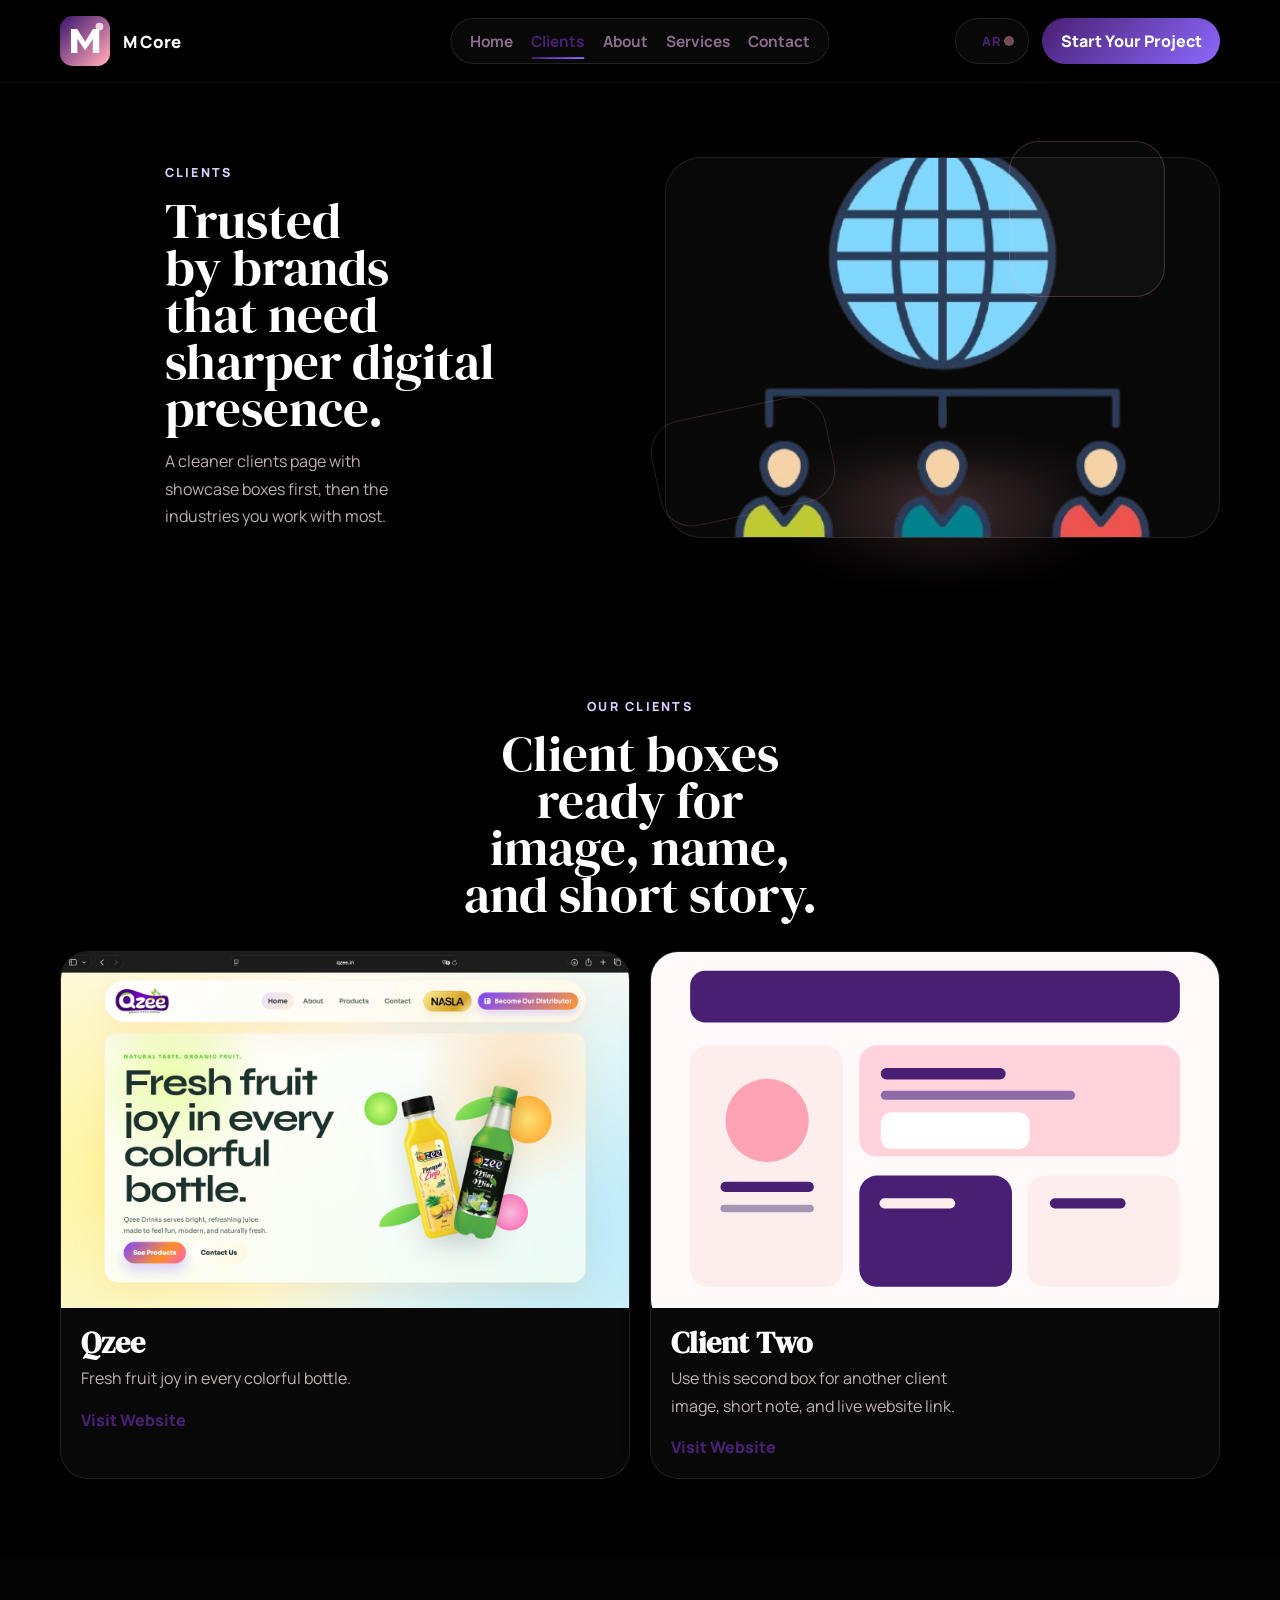
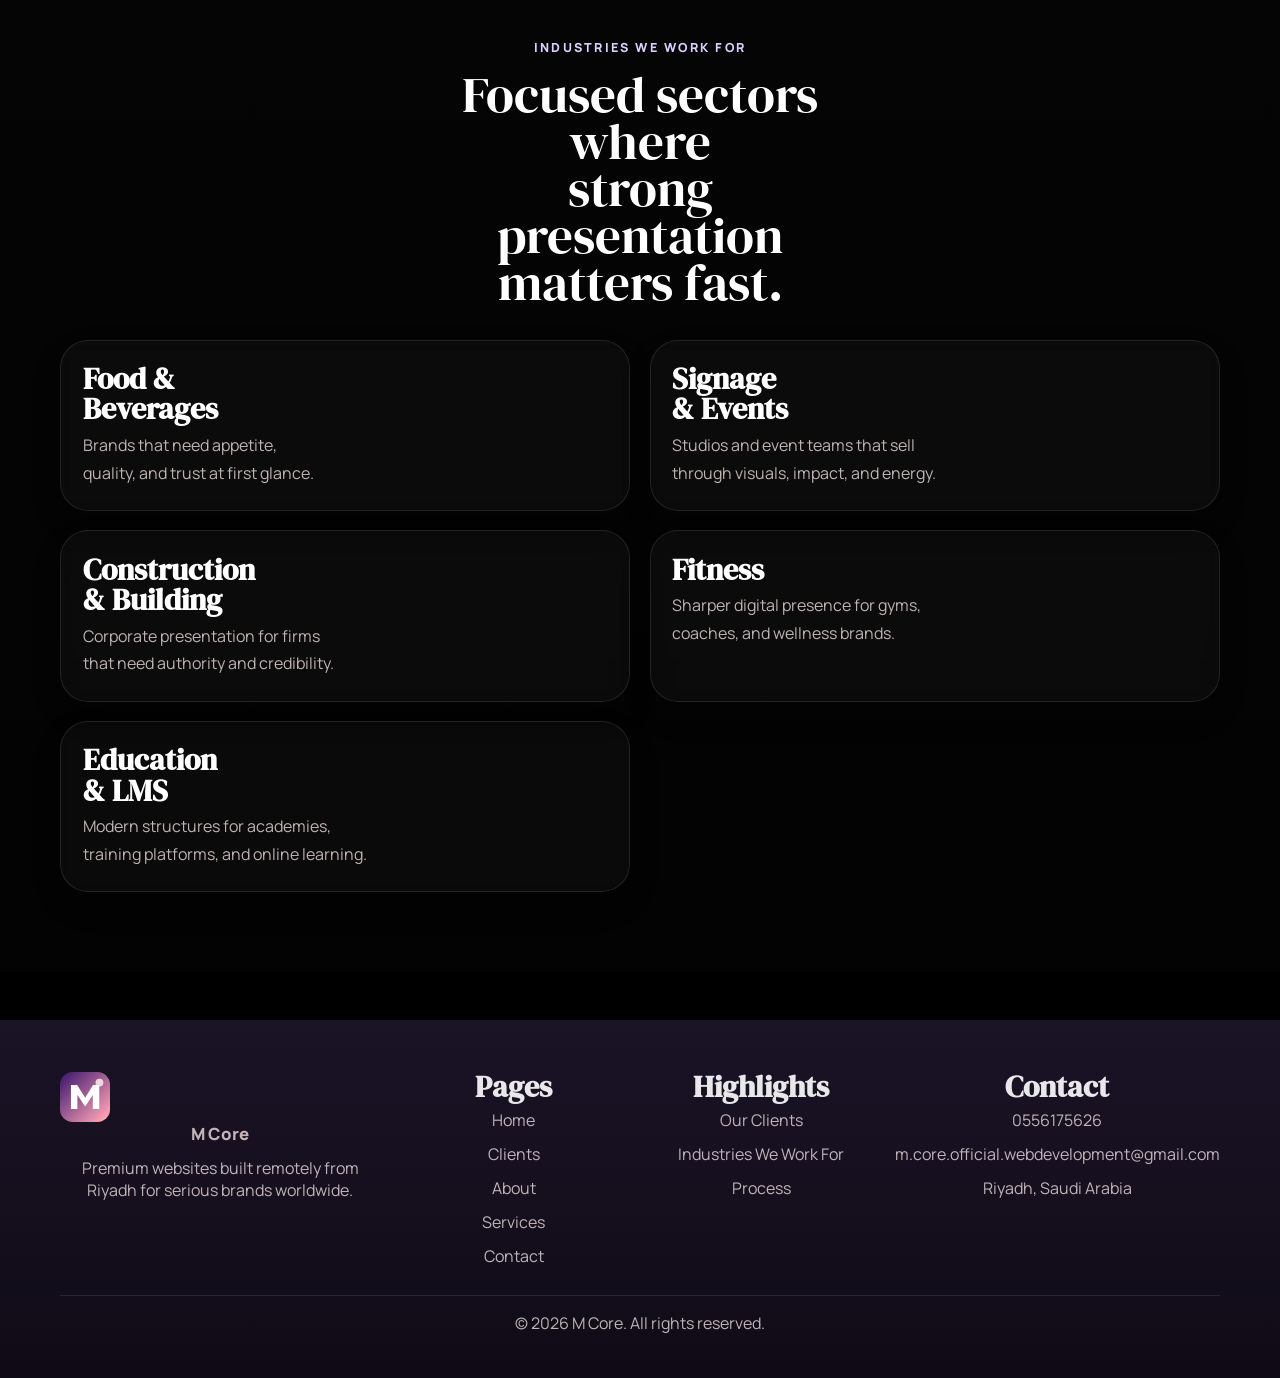
<file: portfolio.html>
<!DOCTYPE html>
<html lang="en">
<head>
  <meta charset="UTF-8">
  <meta name="viewport" content="width=device-width, initial-scale=1.0">
  <title>Clients | M Core</title>
  <meta name="description" content="See M Core clients, completed project boxes, and the industries we build for.">
  <link rel="preconnect" href="https://fonts.googleapis.com">
  <link rel="preconnect" href="https://fonts.gstatic.com" crossorigin>
  <link href="https://fonts.googleapis.com/css2?family=DM+Serif+Display:ital@0;1&family=Manrope:wght@400;500;600;700;800&display=swap" rel="stylesheet">
  <link rel="stylesheet" href="styles.css">
  <script defer src="script.js"></script>
</head>
<body class="page-clients">
  <header class="site-header">
    <div class="container nav-shell">
      <a class="brand" href="index.html" aria-label="M Core home"><img src="assets/logo-m.svg" alt="M Core logo"><span>M Core</span></a>
      <button class="nav-toggle" type="button" aria-expanded="false" aria-label="Open menu"><span class="nav-toggle-lines" aria-hidden="true"><span></span><span></span><span></span></span><span class="nav-toggle-label">More</span></button>
      <nav class="site-nav" aria-label="Primary navigation">
        <a href="index.html">Home</a>
        <a class="active" href="portfolio.html">Clients</a>
        <a href="about.html">About</a>
        <a href="services.html">Services</a>
        <a href="contact.html">Contact</a>
        <div class="menu-mobile-actions">
          <a class="lang-switch-button" href="portfolio-ar.html" aria-label="Switch to Arabic"><span>AR</span></a>
          <a class="button button-small menu-cta" href="contact.html">Start Your Project</a>
        </div>
      </nav>
      <div class="nav-actions">
        <a class="lang-switch-button" href="portfolio-ar.html" aria-label="Switch to Arabic"><span>AR</span></a>
        <a class="button button-small" href="contact.html">Start Your Project</a>
      </div>
    </div>
  </header>

  <main class="inner-page">
    <section class="section page-hero page-hero-split">
      <div class="container page-hero-layout">
        <div class="page-hero-copy reveal">
          <p class="eyebrow">Clients</p>
          <h1>Trusted by brands that need<br>sharper digital presence.</h1>
          <p class="lead">A cleaner clients page with showcase boxes first, then the industries you work with most.</p>
        </div>
        <div class="page-hero-media page-hero-media-float reveal reveal-delay-1" data-parallax>
          <div class="page-hero-glow"></div>
          <img src="assets/clients.jpg" alt="Client and project showcase">
        </div>
      </div>
    </section>

    <section class="section">
      <div class="container section-heading reveal">
        <p class="eyebrow">Our Clients</p>
        <h2>Client boxes ready for<br>image, name, and short story.</h2>
      </div>
      <div class="container project-grid">
        <article class="project-card reveal">
          <img src="assets/qzee.jpg" alt="Client showcase">
          <div>
            <h3>Qzee</h3>
            <p>Fresh fruit joy in every colorful bottle.</p>
            <a class="project-link" href="https://qzee.in" target="_blank" rel="noreferrer">Visit Website</a>
          </div>
        </article>
        <article class="project-card reveal reveal-delay-1">
          <img src="assets/portfolio-lms.svg" alt="Client showcase">
          <div>
            <h3>Client Two</h3>
            <p>Use this second box for another client image, short note, and live website link.</p>
            <a class="project-link" href="https://your-project-link.com" target="_blank" rel="noreferrer">Visit Website</a>
          </div>
        </article>
      </div>
    </section>

    <section class="section section-soft">
      <div class="container section-heading reveal">
        <p class="eyebrow">Industries We Work For</p>
        <h2>Focused sectors where<br>strong presentation matters fast.</h2>
      </div>
      <div class="container client-grid">
        <article class="client-card reveal"><h3>Food &amp; Beverages</h3><p>Brands that need appetite, quality, and trust at first glance.</p></article>
        <article class="client-card reveal reveal-delay-1"><h3>Signage &amp; Events</h3><p>Studios and event teams that sell through visuals, impact, and energy.</p></article>
        <article class="client-card reveal"><h3>Construction &amp; Building</h3><p>Corporate presentation for firms that need authority and credibility.</p></article>
        <article class="client-card reveal reveal-delay-1"><h3>Fitness</h3><p>Sharper digital presence for gyms, coaches, and wellness brands.</p></article>
        <article class="client-card reveal"><h3>Education &amp; LMS</h3><p>Modern structures for academies, training platforms, and online learning.</p></article>
      </div>
    </section>
  </main>

  <footer class="site-footer">
    <div class="container footer-grid">
      <div><a class="brand brand-footer" href="index.html"><img src="assets/logo-m.svg" alt="M Core logo"><span>M Core</span></a><p>Premium websites built remotely from Riyadh for serious brands worldwide.</p></div>
      <div><h3>Pages</h3><a href="index.html">Home</a><a href="portfolio.html">Clients</a><a href="about.html">About</a><a href="services.html">Services</a><a href="contact.html">Contact</a></div>
      <div><h3>Highlights</h3><a href="portfolio.html">Our Clients</a><a href="portfolio.html">Industries We Work For</a><a href="services.html">Process</a></div>
      <div><h3>Contact</h3><a href="tel:0556175626">0556175626</a><a href="mailto:m.core.official.webdevelopment@gmail.com">m.core.official.webdevelopment@gmail.com</a><p>Riyadh, Saudi Arabia</p></div>
    </div>
    <div class="container footer-bottom"><p>&copy; 2026 M Core. All rights reserved.</p></div>
  </footer>
</body>
</html>
</file>
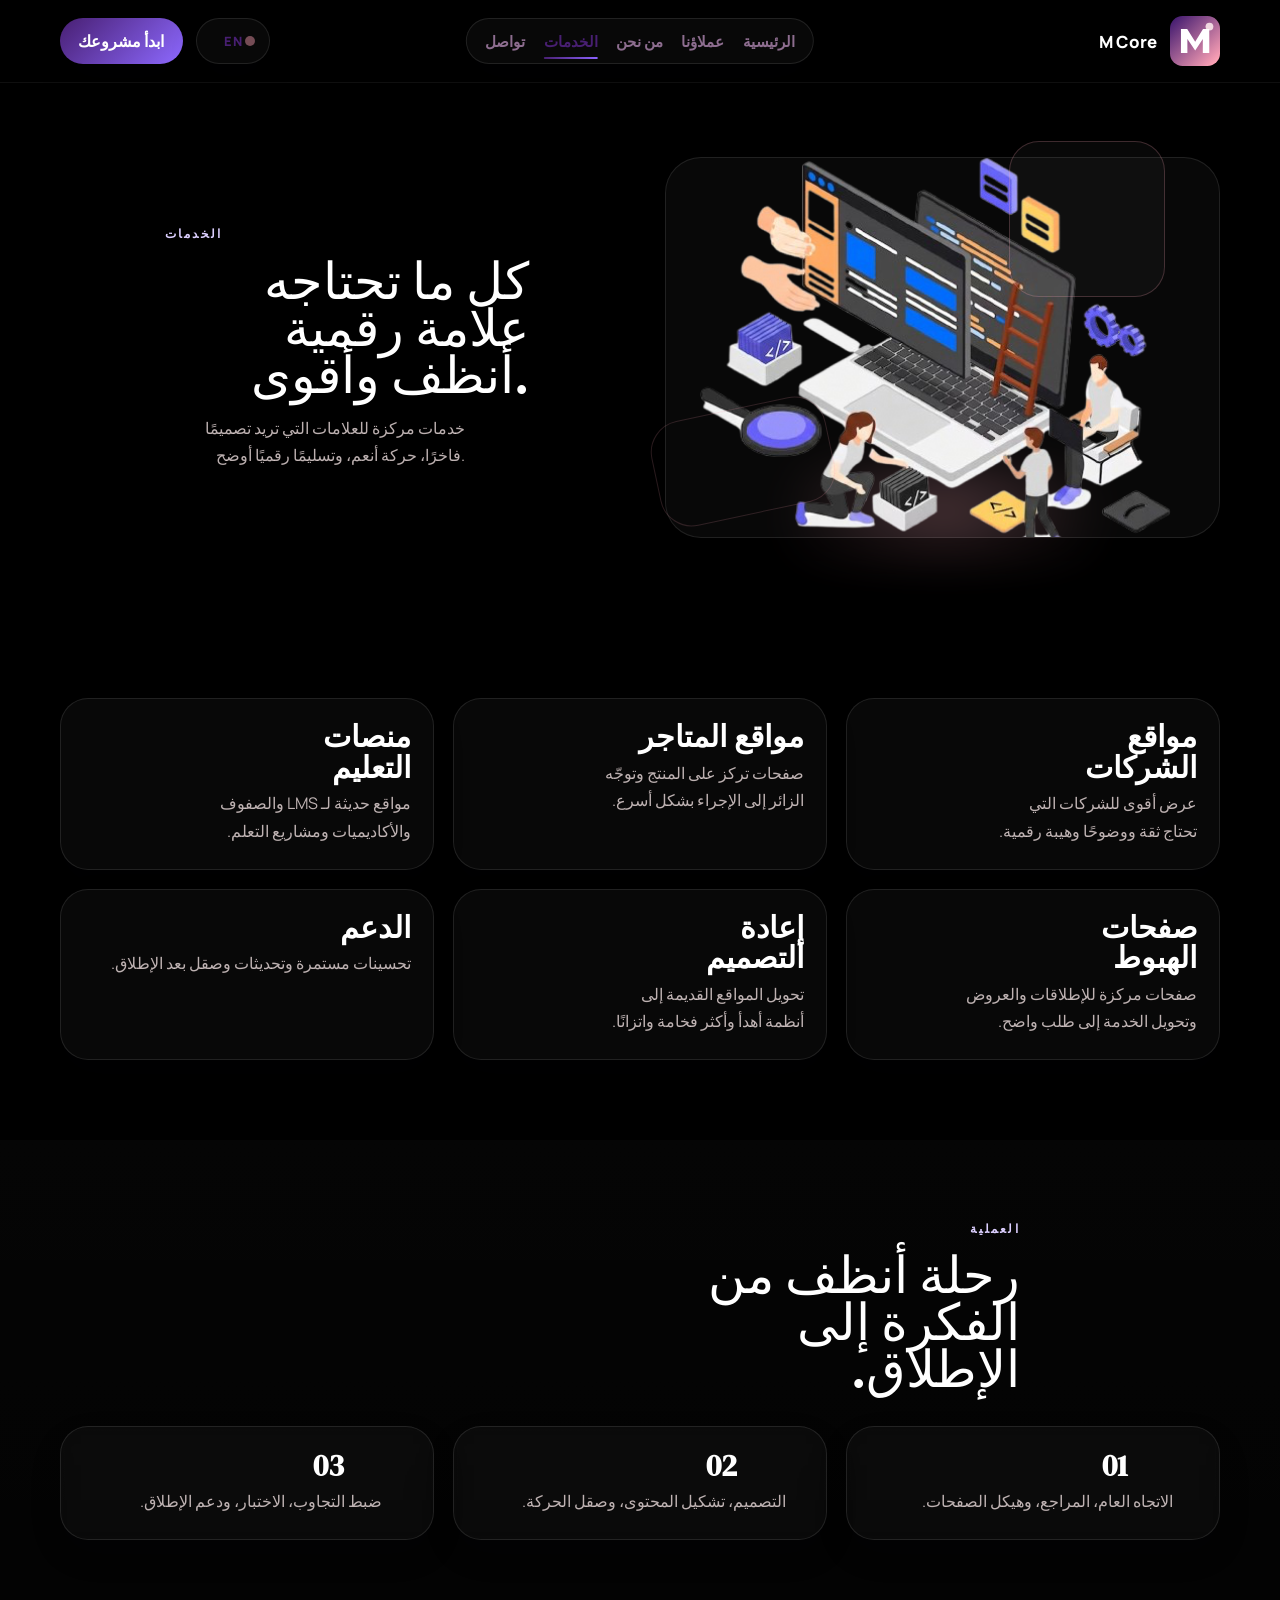
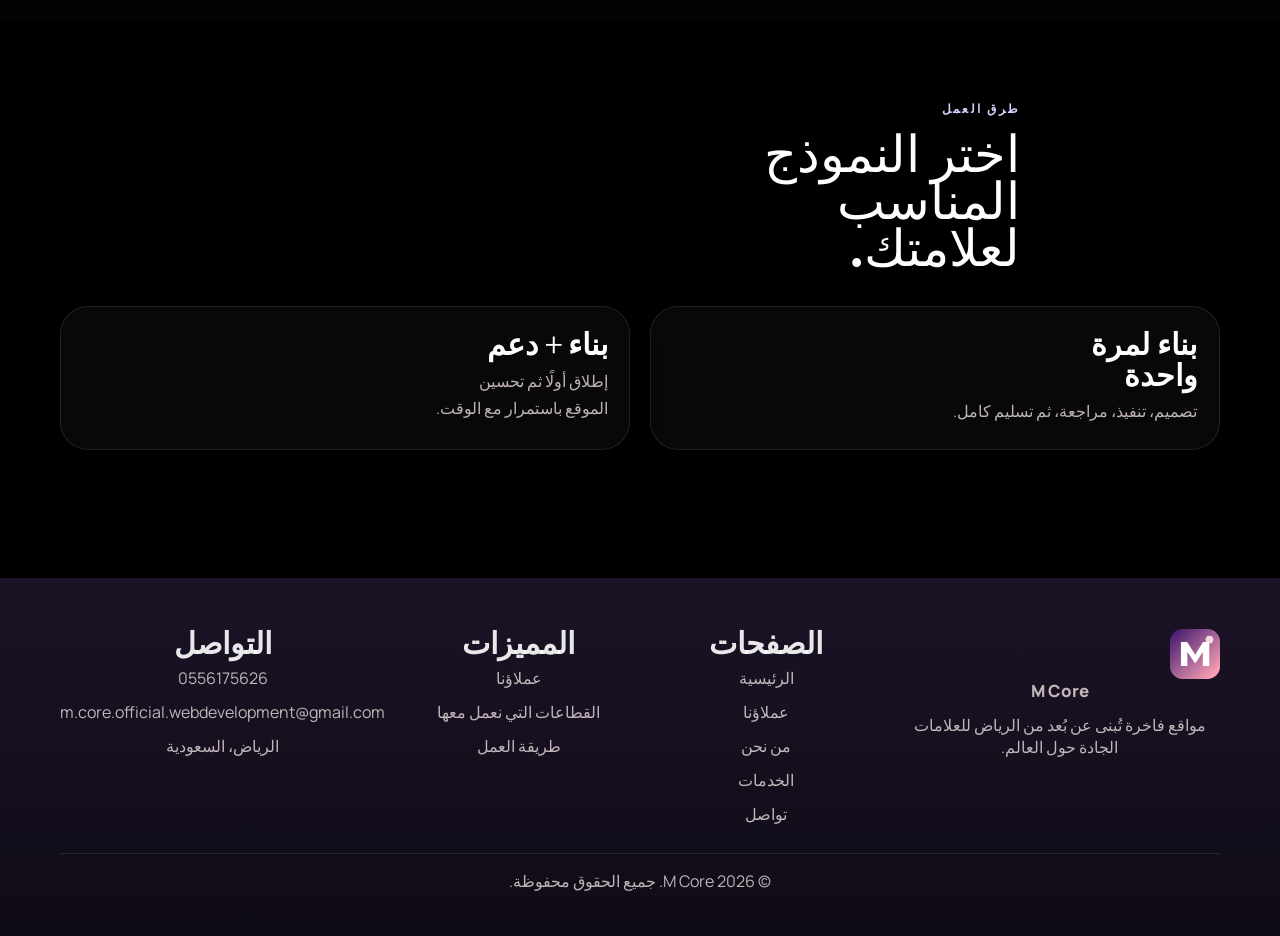
<file: services-ar.html>
<!DOCTYPE html>
<html lang="ar" dir="rtl">
<head>
  <meta charset="UTF-8">
  <meta name="viewport" content="width=device-width, initial-scale=1.0">
  <title>الخدمات | M Core</title>
  <meta name="description" content="خدمات تصميم وتطوير المواقع الفاخرة لدى M Core لمواقع الشركات والمتاجر والمنصات وإعادة التصميم.">
  <link rel="preconnect" href="https://fonts.googleapis.com">
  <link rel="preconnect" href="https://fonts.gstatic.com" crossorigin>
  <link href="https://fonts.googleapis.com/css2?family=DM+Serif+Display:ital@0;1&family=Manrope:wght@400;500;600;700;800&display=swap" rel="stylesheet">
  <link rel="stylesheet" href="styles.css">
  <script defer src="script.js"></script>
</head>
<body class="page-services">
  <header class="site-header">
    <div class="container nav-shell">
      <a class="brand" href="index-ar.html" aria-label="الصفحة الرئيسية M Core"><img src="assets/logo-m.svg" alt="شعار M Core"><span>M Core</span></a>
      <button class="nav-toggle" type="button" aria-expanded="false" aria-label="فتح القائمة"><span class="nav-toggle-lines" aria-hidden="true"><span></span><span></span><span></span></span><span class="nav-toggle-label">المزيد</span></button>
      <nav class="site-nav" aria-label="التنقل الرئيسي">
        <a href="index-ar.html">الرئيسية</a>
        <a href="portfolio-ar.html">عملاؤنا</a>
        <a href="about-ar.html">من نحن</a>
        <a class="active" href="services-ar.html">الخدمات</a>
        <a href="contact-ar.html">تواصل</a>
        <div class="menu-mobile-actions">
          <a class="lang-switch-button" href="services.html" aria-label="Switch to English"><span>EN</span></a>
          <a class="button button-small menu-cta" href="contact-ar.html">ابدأ مشروعك</a>
        </div>
      </nav>
      <div class="nav-actions">
        <a class="lang-switch-button" href="services.html" aria-label="Switch to English"><span>EN</span></a>
        <a class="button button-small" href="contact-ar.html">ابدأ مشروعك</a>
      </div>
    </div>
  </header>

  <main class="inner-page">
    <section class="section page-hero page-hero-split">
      <div class="container page-hero-layout">
        <div class="page-hero-copy reveal">
          <p class="eyebrow">الخدمات</p>
          <h1>كل ما تحتاجه<br>علامة رقمية أنظف وأقوى.</h1>
          <p class="lead">خدمات مركزة للعلامات التي تريد تصميمًا فاخرًا، حركة أنعم، وتسليمًا رقميًا أوضح.</p>
        </div>
        <div class="page-hero-media page-hero-media-float reveal reveal-delay-1" data-parallax><div class="page-hero-glow"></div><img src="assets/services.jpg" alt="عرض الخدمات"></div>
      </div>
    </section>

    <section class="section">
      <div class="container service-grid">
        <article class="service-card reveal"><h3>مواقع الشركات</h3><p>عرض أقوى للشركات التي تحتاج ثقة ووضوحًا وهيبة رقمية.</p></article>
        <article class="service-card reveal reveal-delay-1"><h3>مواقع المتاجر</h3><p>صفحات تركز على المنتج وتوجّه الزائر إلى الإجراء بشكل أسرع.</p></article>
        <article class="service-card reveal reveal-delay-2"><h3>منصات التعليم</h3><p>مواقع حديثة لـ LMS والصفوف والأكاديميات ومشاريع التعلم.</p></article>
        <article class="service-card reveal"><h3>صفحات الهبوط</h3><p>صفحات مركزة للإطلاقات والعروض وتحويل الخدمة إلى طلب واضح.</p></article>
        <article class="service-card reveal reveal-delay-1"><h3>إعادة التصميم</h3><p>تحويل المواقع القديمة إلى أنظمة أهدأ وأكثر فخامة واتزانًا.</p></article>
        <article class="service-card reveal reveal-delay-2"><h3>الدعم</h3><p>تحسينات مستمرة وتحديثات وصقل بعد الإطلاق.</p></article>
      </div>
    </section>

    <section class="section section-soft">
      <div class="container section-heading reveal"><p class="eyebrow">العملية</p><h2>رحلة أنظف من<br>الفكرة إلى الإطلاق.</h2></div>
      <div class="container process-grid">
        <article class="process-card reveal"><h3>01</h3><p>الاتجاه العام، المراجع، وهيكل الصفحات.</p></article>
        <article class="process-card reveal reveal-delay-1"><h3>02</h3><p>التصميم، تشكيل المحتوى، وصقل الحركة.</p></article>
        <article class="process-card reveal reveal-delay-2"><h3>03</h3><p>ضبط التجاوب، الاختبار، ودعم الإطلاق.</p></article>
      </div>
    </section>

    <section class="section">
      <div class="container section-heading reveal"><p class="eyebrow">طرق العمل</p><h2>اختر النموذج المناسب<br>لعلامتك.</h2></div>
      <div class="container offer-grid">
        <article class="offer-card reveal"><h3>بناء لمرة واحدة</h3><p>تصميم، تنفيذ، مراجعة، ثم تسليم كامل.</p></article>
        <article class="offer-card reveal reveal-delay-1"><h3>بناء + دعم</h3><p>إطلاق أولًا ثم تحسين الموقع باستمرار مع الوقت.</p></article>
      </div>
    </section>
  </main>

  <footer class="site-footer">
    <div class="container footer-grid">
      <div><a class="brand brand-footer" href="index-ar.html"><img src="assets/logo-m.svg" alt="شعار M Core"><span>M Core</span></a><p>مواقع فاخرة تُبنى عن بُعد من الرياض للعلامات الجادة حول العالم.</p></div>
      <div><h3>الصفحات</h3><a href="index-ar.html">الرئيسية</a><a href="portfolio-ar.html">عملاؤنا</a><a href="about-ar.html">من نحن</a><a href="services-ar.html">الخدمات</a><a href="contact-ar.html">تواصل</a></div>
      <div><h3>المميزات</h3><a href="portfolio-ar.html">عملاؤنا</a><a href="portfolio-ar.html">القطاعات التي نعمل معها</a><a href="services-ar.html">طريقة العمل</a></div>
      <div><h3>التواصل</h3><a href="tel:0556175626">0556175626</a><a href="mailto:m.core.official.webdevelopment@gmail.com">m.core.official.webdevelopment@gmail.com</a><p>الرياض، السعودية</p></div>
    </div>
    <div class="container footer-bottom"><p>&copy; 2026 M Core. جميع الحقوق محفوظة.</p></div>
  </footer>
</body>
</html>
</file>
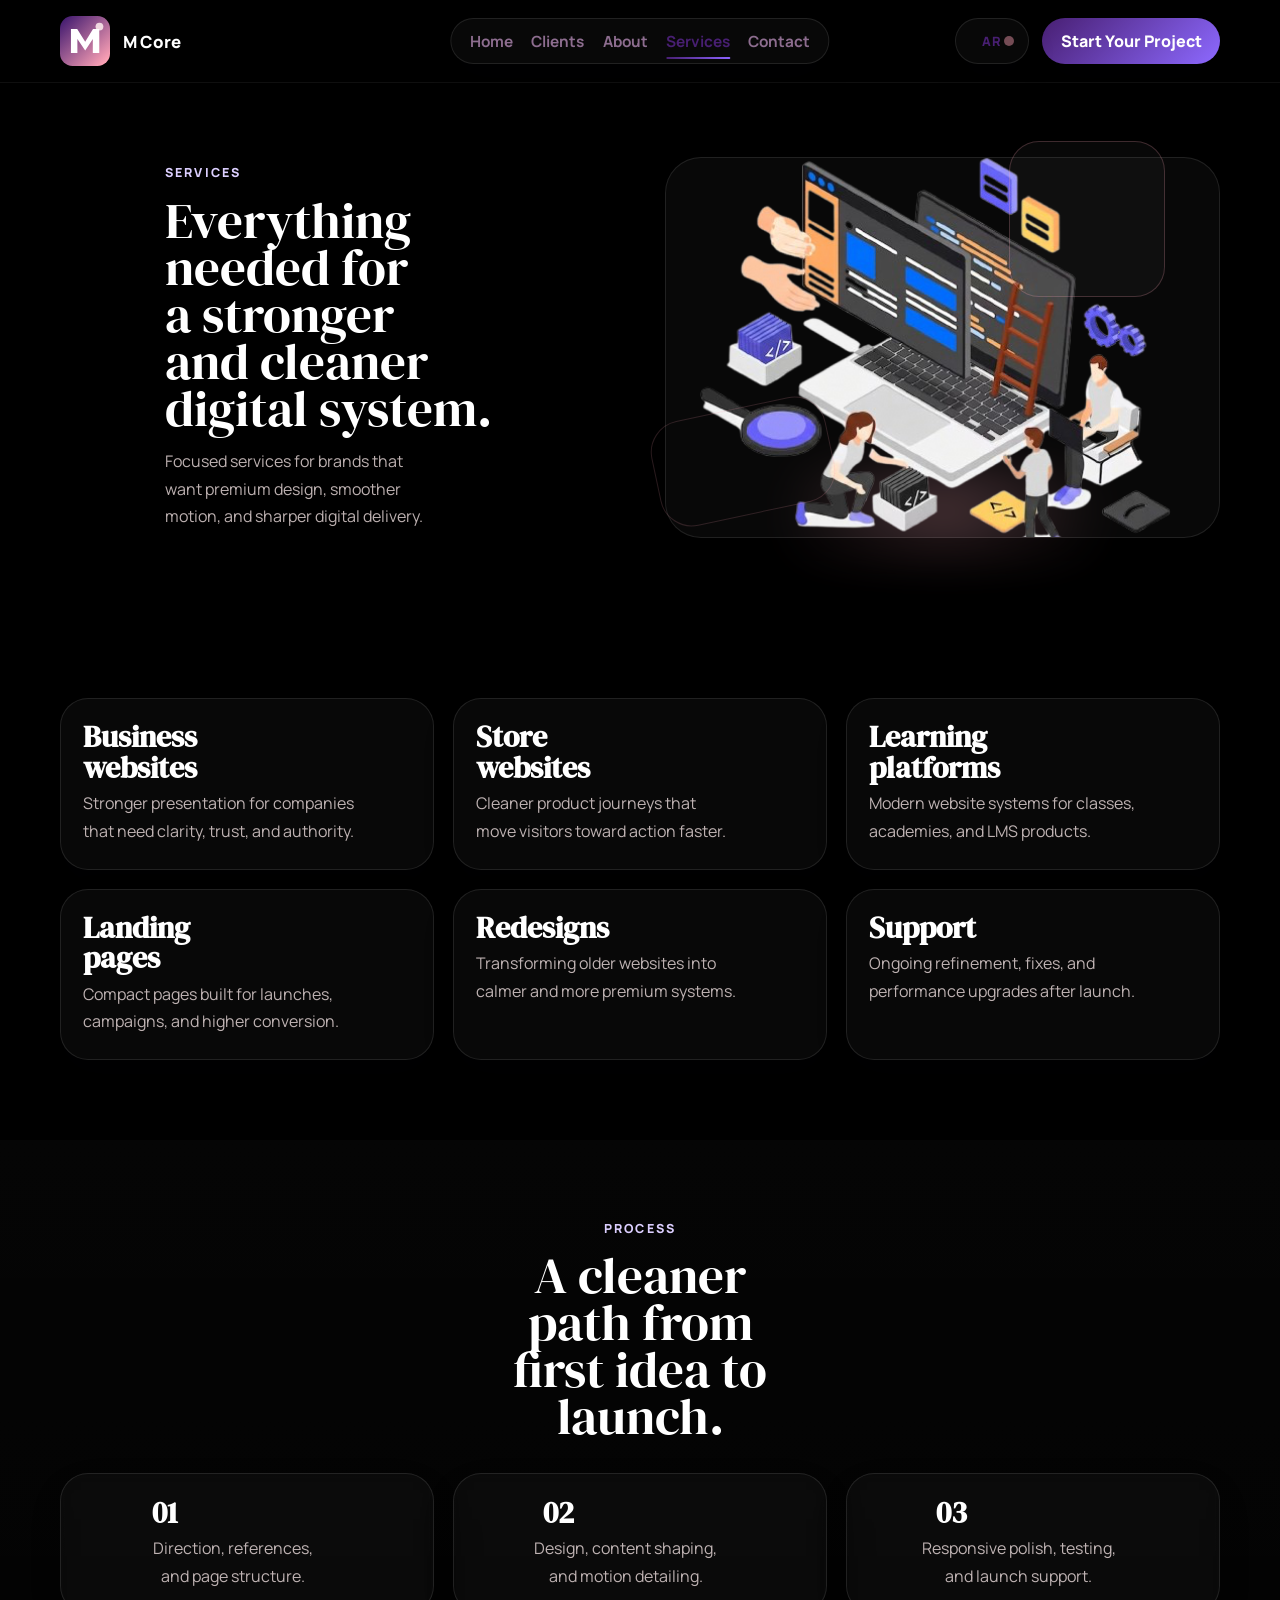
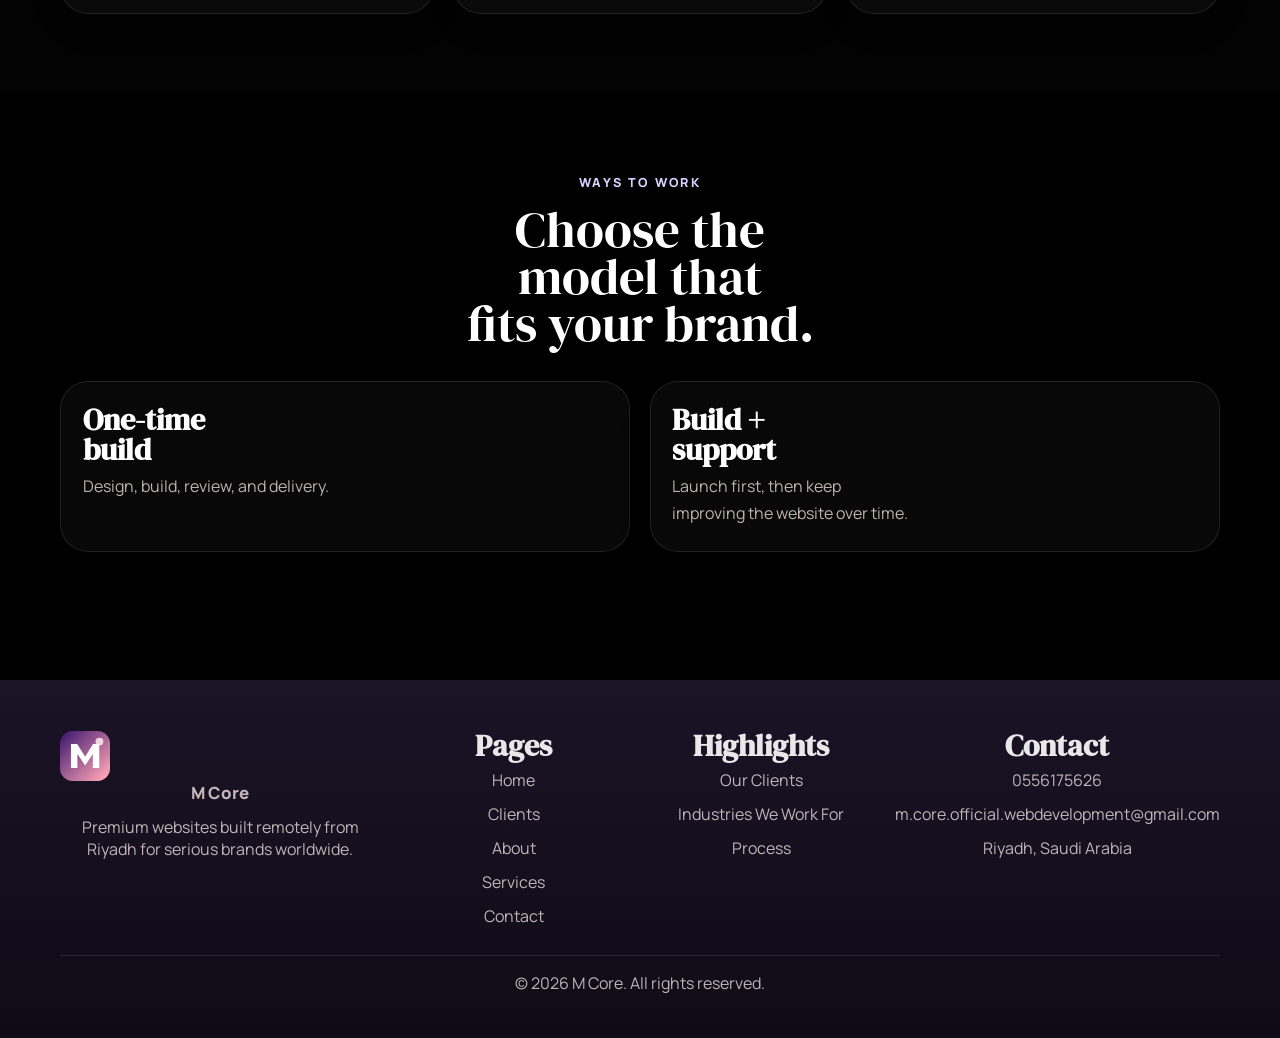
<file: services.html>
<!DOCTYPE html>
<html lang="en">
<head>
  <meta charset="UTF-8">
  <meta name="viewport" content="width=device-width, initial-scale=1.0">
  <title>Services | M Core</title>
  <meta name="description" content="Premium web design services by M Core for business websites, stores, learning platforms, and redesigns.">
  <link rel="preconnect" href="https://fonts.googleapis.com">
  <link rel="preconnect" href="https://fonts.gstatic.com" crossorigin>
  <link href="https://fonts.googleapis.com/css2?family=DM+Serif+Display:ital@0;1&family=Manrope:wght@400;500;600;700;800&display=swap" rel="stylesheet">
  <link rel="stylesheet" href="styles.css">
  <script defer src="script.js"></script>
</head>
<body class="page-services">
  <header class="site-header">
    <div class="container nav-shell">
      <a class="brand" href="index.html" aria-label="M Core home"><img src="assets/logo-m.svg" alt="M Core logo"><span>M Core</span></a>
      <button class="nav-toggle" type="button" aria-expanded="false" aria-label="Open menu"><span class="nav-toggle-lines" aria-hidden="true"><span></span><span></span><span></span></span><span class="nav-toggle-label">More</span></button>
      <nav class="site-nav" aria-label="Primary navigation">
        <a href="index.html">Home</a>
        <a href="portfolio.html">Clients</a>
        <a href="about.html">About</a>
        <a class="active" href="services.html">Services</a>
        <a href="contact.html">Contact</a>
        <div class="menu-mobile-actions">
          <a class="lang-switch-button" href="services-ar.html" aria-label="Switch to Arabic"><span>AR</span></a>
          <a class="button button-small menu-cta" href="contact.html">Start Your Project</a>
        </div>
      </nav>
      <div class="nav-actions">
        <a class="lang-switch-button" href="services-ar.html" aria-label="Switch to Arabic"><span>AR</span></a>
        <a class="button button-small" href="contact.html">Start Your Project</a>
      </div>
    </div>
  </header>

  <main class="inner-page">
    <section class="section page-hero page-hero-split">
      <div class="container page-hero-layout">
        <div class="page-hero-copy reveal">
          <p class="eyebrow">Services</p>
          <h1>Everything needed for a stronger<br>and cleaner digital system.</h1>
          <p class="lead">Focused services for brands that want premium design, smoother motion, and sharper digital delivery.</p>
        </div>
        <div class="page-hero-media page-hero-media-float reveal reveal-delay-1" data-parallax>
          <div class="page-hero-glow"></div>
          <img src="assets/services.jpg" alt="Service showcase">
        </div>
      </div>
    </section>

    <section class="section">
      <div class="container service-grid">
        <article class="service-card reveal"><h3>Business websites</h3><p>Stronger presentation for companies that need clarity, trust, and authority.</p></article>
        <article class="service-card reveal reveal-delay-1"><h3>Store websites</h3><p>Cleaner product journeys that move visitors toward action faster.</p></article>
        <article class="service-card reveal reveal-delay-2"><h3>Learning platforms</h3><p>Modern website systems for classes, academies, and LMS products.</p></article>
        <article class="service-card reveal"><h3>Landing pages</h3><p>Compact pages built for launches, campaigns, and higher conversion.</p></article>
        <article class="service-card reveal reveal-delay-1"><h3>Redesigns</h3><p>Transforming older websites into calmer and more premium systems.</p></article>
        <article class="service-card reveal reveal-delay-2"><h3>Support</h3><p>Ongoing refinement, fixes, and performance upgrades after launch.</p></article>
      </div>
    </section>

    <section class="section section-soft">
      <div class="container section-heading reveal"><p class="eyebrow">Process</p><h2>A cleaner path from<br>first idea to launch.</h2></div>
      <div class="container process-grid">
        <article class="process-card reveal"><h3>01</h3><p>Direction, references, and page structure.</p></article>
        <article class="process-card reveal reveal-delay-1"><h3>02</h3><p>Design, content shaping, and motion detailing.</p></article>
        <article class="process-card reveal reveal-delay-2"><h3>03</h3><p>Responsive polish, testing, and launch support.</p></article>
      </div>
    </section>

    <section class="section">
      <div class="container section-heading reveal"><p class="eyebrow">Ways to work</p><h2>Choose the model that<br>fits your brand.</h2></div>
      <div class="container offer-grid">
        <article class="offer-card reveal"><h3>One-time build</h3><p>Design, build, review, and delivery.</p></article>
        <article class="offer-card reveal reveal-delay-1"><h3>Build + support</h3><p>Launch first, then keep improving the website over time.</p></article>
      </div>
    </section>
  </main>

  <footer class="site-footer">
    <div class="container footer-grid">
      <div><a class="brand brand-footer" href="index.html"><img src="assets/logo-m.svg" alt="M Core logo"><span>M Core</span></a><p>Premium websites built remotely from Riyadh for serious brands worldwide.</p></div>
      <div><h3>Pages</h3><a href="index.html">Home</a><a href="portfolio.html">Clients</a><a href="about.html">About</a><a href="services.html">Services</a><a href="contact.html">Contact</a></div>
      <div><h3>Highlights</h3><a href="portfolio.html">Our Clients</a><a href="portfolio.html">Industries We Work For</a><a href="services.html">Process</a></div>
      <div><h3>Contact</h3><a href="tel:0556175626">0556175626</a><a href="mailto:m.core.official.webdevelopment@gmail.com">m.core.official.webdevelopment@gmail.com</a><p>Riyadh, Saudi Arabia</p></div>
    </div>
    <div class="container footer-bottom"><p>&copy; 2026 M Core. All rights reserved.</p></div>
  </footer>
</body>
</html>
</file>
<file: styles.css>
:root {
  --bg: #fdeded;
  --surface: rgba(255, 255, 255, 0.82);
  --surface-strong: rgba(255, 255, 255, 0.96);
  --ink: #481f72;
  --muted: #8d6d8f;
  --accent: #481f72;
  --accent-strong: #481f72;
  --accent-soft: rgba(72, 31, 114, 0.12);
  --line: rgba(72, 31, 114, 0.12);
  --shadow: 0 28px 80px rgba(18, 12, 26, 0.14);
  --shadow-soft: 0 14px 36px rgba(18, 12, 26, 0.08);
  --radius-xl: 36px;
  --radius-lg: 28px;
  --radius-md: 20px;
  --radius-sm: 14px;
  --container: min(1160px, calc(100% - 2rem));
  --heading-font: "DM Serif Display", Georgia, serif;
  --body-font: "Manrope", "Avenir Next", "Segoe UI", sans-serif;
  --hero-image: url("assets/home-bg.png");
}

*,
*::before,
*::after {
  box-sizing: border-box;
}

html {
  scroll-behavior: smooth;
}

body {
  margin: 0;
  color: var(--ink);
  font-family: var(--body-font);
  background:
    radial-gradient(circle at top, rgba(108, 61, 240, 0.06), transparent 24%),
    linear-gradient(180deg, #faf8f4 0%, var(--bg) 100%);
  overflow-x: hidden;
}

img {
  display: block;
  max-width: 100%;
}

a {
  color: inherit;
  text-decoration: none;
}

button,
input,
select,
textarea {
  font: inherit;
}

.container {
  width: var(--container);
  margin: 0 auto;
}

.site-header {
  position: sticky;
  top: 0;
  z-index: 100;
  backdrop-filter: blur(18px);
  background: rgba(250, 248, 244, 0.82);
  border-bottom: 1px solid rgba(23, 19, 31, 0.06);
}

.nav-shell {
  position: relative;
  display: flex;
  align-items: center;
  justify-content: space-between;
  gap: 1rem;
  padding: 1rem 0;
}

.brand {
  display: inline-flex;
  align-items: center;
  gap: 0.8rem;
  margin-right: auto;
  font-weight: 800;
}

.brand img {
  width: 50px;
  height: 50px;
}

.brand span {
  font-size: 1.05rem;
}

.site-nav {
  position: absolute;
  left: 50%;
  transform: translateX(-50%);
  display: flex;
  align-items: center;
  gap: 1.15rem;
  padding: 0.7rem 1.15rem;
  border-radius: 999px;
  background: var(--surface-strong);
  border: 1px solid var(--line);
  box-shadow: var(--shadow-soft);
}

.site-nav a {
  position: relative;
  font-size: 0.96rem;
  font-weight: 700;
  color: var(--muted);
}

.site-nav a::after {
  content: "";
  position: absolute;
  left: 0;
  right: 0;
  bottom: -0.45rem;
  height: 2px;
  border-radius: 999px;
  background: linear-gradient(90deg, var(--accent), #8c63ff);
  transform: scaleX(0);
  transition: transform 0.28s ease;
}

.site-nav a.active,
.site-nav a:hover {
  color: var(--ink);
}

.site-nav a.active::after,
.site-nav a:hover::after {
  transform: scaleX(1);
}

.nav-actions {
  display: flex;
  align-items: center;
  gap: 0.85rem;
}

.nav-toggle {
  display: none;
  min-width: 84px;
  height: 50px;
  padding: 0 0.9rem;
  align-items: center;
  justify-content: center;
  gap: 0.65rem;
  border: 1px solid var(--line);
  border-radius: 18px;
  background: var(--surface-strong);
  box-shadow: var(--shadow-soft);
  cursor: pointer;
}

.nav-toggle-lines {
  display: inline-flex;
  gap: 4px;
}

.nav-toggle-lines span {
  width: 6px;
  height: 6px;
  border-radius: 50%;
  background: var(--accent);
}

.nav-toggle-label {
  font-size: 0.66rem;
  font-weight: 800;
  letter-spacing: 0.12em;
  text-transform: uppercase;
  color: #481f72;
}

.menu-mobile-actions {
  display: none;
}

.button {
  display: inline-flex;
  align-items: center;
  justify-content: center;
  min-height: 52px;
  padding: 0.9rem 1.5rem;
  border: 0;
  border-radius: 999px;
  background: linear-gradient(135deg, var(--accent), #8d69ff);
  color: #fff;
  font-weight: 800;
  box-shadow: var(--shadow-soft);
  transition: transform 0.28s ease, box-shadow 0.28s ease;
}

.button:hover,
.button:focus-visible {
  transform: translateY(-2px);
  box-shadow: 0 18px 44px rgba(108, 61, 240, 0.28);
}

.button-small {
  min-height: 46px;
  padding: 0.75rem 1.15rem;
}

.button-secondary {
  background: rgba(255, 255, 255, 0.18);
  color: #fff;
  border: 1px solid rgba(255, 255, 255, 0.22);
}

.button-dark {
  background: linear-gradient(135deg, var(--accent-strong), var(--accent));
}

.lang-switch-button {
  position: relative;
  display: inline-flex;
  align-items: center;
  justify-content: center;
  min-width: 74px;
  min-height: 46px;
  padding: 0.6rem 1rem;
  border-radius: 999px;
  border: 1px solid rgba(254, 163, 182, 0.28);
  background: var(--surface-strong);
  box-shadow: var(--shadow-soft);
  overflow: hidden;
  transition: transform 0.28s ease, box-shadow 0.28s ease;
}

.lang-switch-button::before {
  content: "";
  position: absolute;
  inset: 4px;
  border-radius: 999px;
  background: linear-gradient(135deg, #fea3b6, #fea3b6);
  transform: translateX(-110%);
  transition: transform 0.36s ease;
}

.lang-switch-button::after {
  content: "";
  position: absolute;
  width: 10px;
  height: 10px;
  border-radius: 50%;
  background: rgba(254, 163, 182, 0.44);
  right: 14px;
  top: 50%;
  transform: translateY(-50%);
  transition: transform 0.36s ease, opacity 0.36s ease;
}

.lang-switch-button span {
  position: relative;
  z-index: 1;
  font-size: 0.8rem;
  font-weight: 900;
  letter-spacing: 0.08em;
  color: var(--accent-strong);
  transition: color 0.36s ease;
}

.lang-switch-button:hover,
.lang-switch-button:focus-visible {
  transform: translateY(-2px);
  box-shadow: 0 16px 40px rgba(254, 163, 182, 0.28);
}

.lang-switch-button:hover::before,
.lang-switch-button:focus-visible::before {
  transform: translateX(0);
}

.lang-switch-button:hover::after,
.lang-switch-button:focus-visible::after {
  transform: translate(16px, -50%);
  opacity: 0;
}

.lang-switch-button:hover span,
.lang-switch-button:focus-visible span {
  color: #fff;
}

main {
  position: relative;
}

.hero {
  position: relative;
  min-height: calc(100vh - 84px);
  padding: 6.5rem 0 4rem;
  overflow: hidden;
}

.hero::before {
  content: "";
  position: absolute;
  inset: 0;
  background:
    linear-gradient(180deg, rgba(12, 10, 18, 0.36), rgba(12, 10, 18, 0.64)),
    var(--hero-image) center/cover no-repeat;
  z-index: -3;
}

.hero::after {
  content: "";
  position: absolute;
  inset: 0;
  background:
    radial-gradient(440px circle at var(--mx, 50%) var(--my, 40%), rgba(149, 113, 255, 0.26), transparent 55%),
    linear-gradient(180deg, rgba(245, 241, 235, 0) 72%, var(--bg) 100%);
  z-index: -2;
}

.hero-inner {
  display: grid;
  gap: 2.5rem;
  justify-items: center;
  text-align: center;
}

.hero-copy {
  max-width: 820px;
  display: grid;
  gap: 1.15rem;
  justify-items: center;
  color: #fff;
}

.eyebrow {
  margin: 0;
  font-size: 0.78rem;
  font-weight: 900;
  letter-spacing: 0.18em;
  text-transform: uppercase;
  color: #dccfff;
}

.hero-copy h1,
.page-hero h1,
.section-heading h2,
.story-copy h2,
.form-panel h2 {
  margin: 0;
  font-family: var(--heading-font);
  font-weight: 400;
  line-height: 0.92;
}

.hero-copy h1 {
  max-width: 9ch;
  font-size: clamp(3.4rem, 8vw, 6.8rem);
  text-wrap: balance;
}

.hero-text,
.lead,
.story-copy p,
.feature-card p,
.service-card p,
.client-card p,
.project-card p,
.contact-note,
.process-card p,
.offer-card p {
  margin: 0;
  line-height: 1.72;
  font-size: 1rem;
}

.hero-text {
  max-width: 40rem;
  color: rgba(255, 255, 255, 0.9);
}

.hero-actions {
  display: flex;
  flex-wrap: wrap;
  justify-content: center;
  gap: 1rem;
}

.hero-visual {
  position: relative;
  width: min(840px, 100%);
}

.hero-frame {
  overflow: hidden;
  border-radius: var(--radius-xl);
  background: rgba(255, 255, 255, 0.9);
  border: 1px solid rgba(255, 255, 255, 0.32);
  box-shadow: 0 34px 90px rgba(15, 9, 22, 0.3);
  transform-style: preserve-3d;
  transition: transform 0.18s ease;
}

.hero-frame img {
  width: 100%;
  aspect-ratio: 16 / 10;
  object-fit: cover;
}

.hero-chip {
  position: absolute;
  display: grid;
  gap: 0.2rem;
  min-width: 210px;
  padding: 1rem 1.1rem;
  border-radius: 24px;
  background: rgba(255, 255, 255, 0.9);
  border: 1px solid rgba(255, 255, 255, 0.4);
  box-shadow: var(--shadow-soft);
  transition: transform 0.18s ease;
}

.hero-chip span {
  font-size: 0.72rem;
  font-weight: 900;
  letter-spacing: 0.14em;
  text-transform: uppercase;
  color: var(--muted);
}

.hero-chip strong {
  color: var(--accent-strong);
}

.hero-chip-top {
  top: 1.4rem;
  right: -1rem;
}

.hero-chip-bottom {
  bottom: 1.4rem;
  left: -1rem;
}

.section {
  padding: 5rem 0;
}

.section-soft {
  background:
    radial-gradient(circle at top center, rgba(108, 61, 240, 0.08), transparent 24%),
    linear-gradient(180deg, rgba(255, 255, 255, 0.42), rgba(255, 255, 255, 0.12));
}

.section-heading {
  display: grid;
  gap: 0.9rem;
  justify-items: center;
  text-align: center;
  max-width: 760px;
  margin: 0 auto 2.1rem;
}

.section-heading h2 {
  font-size: clamp(2.4rem, 4vw, 4.3rem);
  max-width: 12ch;
  color: var(--ink);
}

.feature-grid,
.service-grid,
.client-grid,
.project-grid,
.process-grid,
.offer-grid,
.footer-grid {
  display: grid;
  gap: 1.2rem;
}

.feature-grid,
.service-grid,
.process-grid {
  grid-template-columns: repeat(3, minmax(0, 1fr));
}

.client-grid,
.project-grid,
.offer-grid {
  grid-template-columns: repeat(2, minmax(0, 1fr));
}

.feature-card,
.service-card,
.client-card,
.project-card,
.process-card,
.offer-card,
.story-notes article,
.form-panel,
.contact-links,
.contact-link {
  padding: 1.45rem 1.35rem;
  border-radius: var(--radius-lg);
  background: var(--surface);
  border: 1px solid var(--line);
  box-shadow: var(--shadow-soft);
  backdrop-filter: blur(8px);
}

.feature-card h3,
.service-card h3,
.client-card h3,
.project-card h3,
.process-card h3,
.offer-card h3,
.footer-grid h3 {
  margin: 0 0 0.45rem;
  font-family: var(--heading-font);
  font-size: 1.9rem;
  line-height: 1;
}

.story-layout,
.contact-layout,
.page-hero {
  display: grid;
  gap: 2rem;
  align-items: center;
}

.story-layout,
.contact-layout {
  grid-template-columns: minmax(0, 1fr) minmax(280px, 0.9fr);
}

.story-copy,
.page-hero-copy {
  display: grid;
  gap: 1rem;
  justify-items: center;
  text-align: center;
  max-width: 720px;
  margin: 0 auto;
}

.story-copy h2,
.page-hero h1,
.form-panel h2 {
  font-size: clamp(2.3rem, 4vw, 4rem);
  max-width: 12ch;
}

.story-media img,
.page-hero-media img {
  width: 100%;
  aspect-ratio: 16 / 11;
  object-fit: cover;
  border-radius: var(--radius-xl);
  box-shadow: var(--shadow);
}

.story-notes {
  display: grid;
  gap: 1rem;
}

.story-notes article span,
.contact-link span {
  display: block;
  margin-bottom: 0.25rem;
  color: var(--muted);
  font-size: 0.74rem;
  font-weight: 900;
  letter-spacing: 0.14em;
  text-transform: uppercase;
}

.story-notes article strong,
.contact-link strong {
  color: var(--accent-strong);
  font-family: var(--heading-font);
  font-size: 1.4rem;
  line-height: 1.1;
}

.project-card {
  overflow: hidden;
  padding: 0;
}

.project-card img {
  width: 100%;
  aspect-ratio: 16 / 10;
  object-fit: cover;
}

.project-card div {
  padding: 1.25rem;
}

.project-link {
  display: inline-flex;
  align-items: center;
  justify-content: center;
  margin-top: 1rem;
  color: var(--accent);
  font-weight: 900;
}

.process-card {
  text-align: center;
}

.contact-layout {
  align-items: start;
}

.form-panel {
  width: 100%;
}

.contact-form {
  display: grid;
  gap: 1rem;
  margin-top: 1.2rem;
}

.contact-form label {
  display: grid;
  gap: 0.45rem;
  font-weight: 700;
  text-align: left;
}

.contact-form input,
.contact-form select,
.contact-form textarea {
  width: 100%;
  padding: 0.95rem 1rem;
  border-radius: 18px;
  border: 1px solid var(--line);
  background: rgba(255, 255, 255, 0.92);
  transition: border-color 0.2s ease, box-shadow 0.2s ease, transform 0.2s ease;
}

.contact-form input:focus,
.contact-form select:focus,
.contact-form textarea:focus {
  outline: none;
  border-color: rgba(108, 61, 240, 0.28);
  box-shadow: 0 0 0 4px rgba(108, 61, 240, 0.08);
  transform: translateY(-1px);
}

.contact-links {
  display: grid;
  gap: 1rem;
}

.contact-link {
  display: grid;
  justify-items: center;
  text-align: center;
}

.contact-link.plain-link {
  display: inline-flex;
  align-items: center;
  justify-content: center;
  min-height: 72px;
  font-weight: 800;
  color: var(--accent-strong);
}

.form-feedback {
  min-height: 1.3rem;
  margin: 0;
  color: var(--accent-strong);
  font-weight: 700;
  text-align: center;
}

.site-footer {
  margin-top: 3rem;
  padding-top: 3.2rem;
  background: linear-gradient(180deg, #1b1326, #0f0b16);
  color: rgba(255, 255, 255, 0.9);
}

.footer-grid {
  grid-template-columns: 1.4fr 1fr 1fr 1fr;
  text-align: center;
}

.brand-footer {
  justify-content: center;
  margin-bottom: 1rem;
}

.site-footer a,
.site-footer p {
  display: block;
  margin: 0 0 0.75rem;
  color: rgba(255, 255, 255, 0.84);
}

.site-footer a:hover {
  color: #fff;
}

.footer-bottom {
  margin-top: 1rem;
  padding: 1rem 0 2rem;
  border-top: 1px solid rgba(255, 255, 255, 0.1);
  text-align: center;
}

.reveal {
  opacity: 0;
  transform: translateY(28px);
  transition: opacity 0.8s ease, transform 0.8s ease;
}

.reveal.is-visible {
  opacity: 1;
  transform: translateY(0);
}

.reveal-delay-1 {
  transition-delay: 0.12s;
}

.reveal-delay-2 {
  transition-delay: 0.24s;
}

html[dir="rtl"] body {
  direction: rtl;
}

html[dir="rtl"] .brand {
  margin-right: 0;
  margin-left: auto;
}

html[dir="rtl"] .contact-form label {
  text-align: right;
}

@media (max-width: 1040px) {
  .site-nav {
    position: static;
    transform: none;
    flex-wrap: wrap;
  }

  .story-layout,
  .contact-layout,
  .feature-grid,
  .service-grid,
  .client-grid,
  .project-grid,
  .process-grid,
  .offer-grid,
  .footer-grid {
    grid-template-columns: 1fr;
  }

  .hero-chip-top,
  .hero-chip-bottom {
    left: 1rem;
    right: auto;
  }
}

@media (max-width: 720px) {
  body {
    font-size: 15px;
  }

  .nav-shell {
    display: grid;
    grid-template-columns: 1fr auto;
    align-items: center;
  }

  .nav-toggle {
    display: inline-flex;
  }

  .site-nav {
    display: none;
    width: 100%;
    margin-top: 0.8rem;
    padding: 1rem;
    border-radius: 24px;
    flex-direction: column;
    align-items: stretch;
    gap: 0.95rem;
    grid-column: 1 / -1;
  }

  .site-nav a {
    text-align: center;
  }

  .menu-mobile-actions {
    display: grid;
    gap: 0.75rem;
    width: 100%;
  }

  .menu-mobile-actions .lang-switch-button,
  .menu-mobile-actions .menu-cta {
    width: 100%;
  }

  .site-header.menu-open .site-nav {
    display: flex;
  }

  .nav-actions {
    display: none;
  }

  .nav-shell > .brand {
    margin-right: 0;
    justify-self: center;
  }

  html[dir="rtl"] .nav-shell > .brand {
    margin-left: 0;
    justify-self: center;
  }

  .hero {
    min-height: calc(100svh - 94px);
    padding: 4.75rem 0 3rem;
  }

  .hero-copy h1,
  .page-hero h1,
  .section-heading h2,
  .story-copy h2,
  .form-panel h2 {
    font-size: clamp(2.35rem, 10vw, 4rem);
  }

  .hero-copy h1 {
    max-width: 8.5ch;
  }

  .hero-text,
  .lead,
  .story-copy p,
  .feature-card p,
  .service-card p,
  .client-card p,
  .project-card p,
  .contact-note,
  .process-card p,
  .offer-card p {
    font-size: 0.92rem;
    line-height: 1.62;
  }

  .hero-frame {
    border-radius: 26px;
  }

  .hero-chip {
    position: static;
    min-width: 0;
    margin-top: 1rem;
  }

  .section {
    padding: 3.5rem 0;
  }
}

.page-home .site-header {
  background: #000000;
  border-bottom-color: transparent;
  box-shadow: none;
  backdrop-filter: none;
}

.page-home .site-nav,
.page-home .nav-toggle,
.page-home .lang-switch-button {
  background: rgba(255, 255, 255, 0.04);
  border-color: rgba(254, 163, 182, 0.22);
  box-shadow: 0 20px 48px rgba(8, 6, 14, 0.24);
}

.page-home .site-nav a,
.page-home .brand,
.page-home .nav-toggle-label {
  color: rgba(255, 255, 255, 0.84);
}

.page-home .site-nav a.active,
.page-home .site-nav a:hover,
.page-home .brand:hover,
.page-home .lang-switch-button span {
  color: #ffffff;
}

.page-home .hero-cinematic {
  min-height: calc(100vh - 84px);
  padding: 5.2rem 0 4rem;
  background:
    radial-gradient(circle at 68% 34%, rgba(254, 163, 182, 0.18), transparent 20%),
    radial-gradient(circle at 52% 54%, rgba(255, 255, 255, 0.08), transparent 18%),
    linear-gradient(135deg, #000000 0%, #0b0711 42%, #000000 100%);
}

.page-home .hero-cinematic::before {
  background:
    radial-gradient(circle at 76% 30%, rgba(254, 163, 182, 0.14), transparent 16%),
    radial-gradient(circle at 60% 54%, rgba(255, 255, 255, 0.06), transparent 18%),
    linear-gradient(180deg, rgba(0, 0, 0, 0.18), rgba(0, 0, 0, 0.34));
}

.page-home .hero-cinematic::after {
  background:
    radial-gradient(520px circle at var(--mx, 58%) var(--my, 40%), rgba(254, 163, 182, 0.22), transparent 42%),
    linear-gradient(180deg, rgba(0, 0, 0, 0) 76%, rgba(0, 0, 0, 0.58) 100%);
}

.page-home .hero-grid-lines {
  position: absolute;
  inset: 0;
  background: none;
  pointer-events: none;
  opacity: 0.9;
}

.page-home .hero-cinematic-inner {
  grid-template-columns: minmax(0, 0.95fr) minmax(360px, 0.92fr);
  align-items: center;
  justify-items: stretch;
  text-align: left;
  gap: 2rem;
}

.page-home .hero-cinematic .hero-copy {
  max-width: 36rem;
  justify-items: start;
  text-align: left;
  gap: 1.25rem;
}

.page-home .hero-cinematic .eyebrow {
  color: rgba(253, 237, 237, 0.82);
}

.page-home .hero-cinematic .hero-copy h1 {
  max-width: 8.5ch;
  font-family: var(--body-font);
  font-weight: 500;
  line-height: 0.98;
  letter-spacing: -0.045em;
  font-size: clamp(3.7rem, 6.9vw, 5.9rem);
}

.page-home .hero-cinematic .hero-text {
  max-width: 33rem;
  color: rgba(255, 255, 255, 0.84);
  font-size: 1.05rem;
}

.page-home .hero-cinematic .hero-actions {
  justify-content: flex-start;
}

.page-home .hero-cinematic .button-secondary {
  background: rgba(255, 255, 255, 0.08);
  border: 1px solid rgba(254, 163, 182, 0.38);
}

.page-home .hero-cinematic-visual {
  position: relative;
  min-height: 610px;
}

.page-home .hero-particles span {
  position: absolute;
  width: 8px;
  height: 8px;
  border-radius: 50%;
  background: radial-gradient(circle, rgba(255, 255, 255, 0.96), rgba(254, 163, 182, 0.44));
  box-shadow: 0 0 22px rgba(254, 163, 182, 0.78);
  animation: driftSpark 6s ease-in-out infinite;
}

.page-home .hero-particles span:nth-child(1) { top: 10%; left: 62%; animation-delay: 0s; }
.page-home .hero-particles span:nth-child(2) { top: 18%; left: 74%; width: 12px; height: 12px; animation-delay: 1.3s; }
.page-home .hero-particles span:nth-child(3) { top: 8%; left: 88%; width: 5px; height: 5px; animation-delay: 2.4s; }
.page-home .hero-particles span:nth-child(4) { top: 26%; left: 80%; width: 6px; height: 6px; animation-delay: 3.1s; }
.page-home .hero-particles span:nth-child(5) { top: 16%; left: 92%; width: 5px; height: 5px; animation-delay: 1.8s; }
.page-home .hero-particles span:nth-child(6) { top: 28%; left: 67%; width: 4px; height: 4px; animation-delay: 2.8s; }

.page-home .hero-cube,
.page-home .hero-device {
  position: absolute;
  transform-style: preserve-3d;
  transition: transform 0.18s ease;
}

.page-home .hero-cube {
  top: 7%;
  right: 2%;
  width: clamp(220px, 28vw, 320px);
  aspect-ratio: 1;
  border-radius: 36px;
  background: linear-gradient(145deg, rgba(255, 255, 255, 0.18), rgba(72, 31, 114, 0.88));
  border: 1px solid rgba(254, 163, 182, 0.32);
  box-shadow:
    0 38px 80px rgba(41, 14, 63, 0.48),
    inset 0 1px 0 rgba(255, 255, 255, 0.18),
    inset -16px -16px 32px rgba(72, 31, 114, 0.34);
  overflow: hidden;
  animation: floatHeroCube 8s ease-in-out infinite;
}

.page-home .hero-cube::before,
.page-home .hero-cube::after {
  content: "";
  position: absolute;
  inset: 0;
  pointer-events: none;
}

.page-home .hero-cube::before {
  background: linear-gradient(135deg, rgba(255, 255, 255, 0.26), transparent 42%);
}

.page-home .hero-cube::after {
  border: 1px solid rgba(254, 163, 182, 0.34);
  border-radius: 36px;
  transform: translate(12px, 12px);
  opacity: 0.5;
}

.page-home .hero-cube-glow {
  position: absolute;
  inset: auto 10% 10% 10%;
  height: 32%;
  background: radial-gradient(circle, rgba(254, 163, 182, 0.28), transparent 64%);
  filter: blur(22px);
}

.page-home .hero-cube img {
  position: absolute;
  inset: 50% auto auto 50%;
  width: 36%;
  transform: translate(-50%, -50%);
  filter: drop-shadow(0 0 24px rgba(254, 163, 182, 0.38));
}

.page-home .hero-device {
  left: 2%;
  bottom: 9%;
  width: clamp(300px, 42vw, 500px);
  animation: floatHeroDevice 7.4s ease-in-out infinite;
}

.page-home .hero-device::after {
  content: "";
  position: absolute;
  left: 12%;
  right: 6%;
  bottom: -7%;
  height: 14%;
  background: radial-gradient(circle, rgba(254, 163, 182, 0.24), transparent 70%);
  filter: blur(18px);
  z-index: -1;
}

.page-home .hero-device img {
  width: 100%;
  filter: drop-shadow(0 24px 32px rgba(0, 0, 0, 0.42));
}

.page-home .hero-orbit {
  position: absolute;
  right: -2%;
  bottom: 5%;
  width: 54%;
  height: 34%;
  border: 1px solid rgba(254, 163, 182, 0.22);
  border-radius: 36px;
  transform: skewY(-14deg);
  box-shadow: inset 0 0 0 1px rgba(255, 255, 255, 0.02);
}

.page-home .hero-orbit::before,
.page-home .hero-orbit::after {
  content: "";
  position: absolute;
  inset: 8% 6%;
  border: 1px solid rgba(254, 163, 182, 0.14);
  border-radius: 28px;
}

.page-home .hero-orbit::after {
  inset: 16% 12%;
}

@keyframes floatHeroCube {
  0%, 100% { transform: translateY(0) rotate(-4deg); }
  50% { transform: translateY(-12px) rotate(-2deg); }
}

@keyframes floatHeroDevice {
  0%, 100% { transform: translateY(0) rotate(-10deg); }
  50% { transform: translateY(10px) rotate(-8deg); }
}

@keyframes driftSpark {
  0%, 100% { transform: translate3d(0, 0, 0) scale(0.9); opacity: 0.4; }
  50% { transform: translate3d(0, -12px, 0) scale(1.2); opacity: 1; }
}

@media (max-width: 1040px) {
  .page-home .hero-cinematic-inner {
    grid-template-columns: 1fr;
    gap: 3rem;
  }

  .page-home .hero-cinematic .hero-copy {
    max-width: 42rem;
    justify-items: center;
    text-align: center;
    margin: 0 auto;
  }

  .page-home .hero-cinematic .hero-actions {
    justify-content: center;
  }

  .page-home .hero-cinematic-visual {
    width: min(680px, 100%);
    min-height: 560px;
    margin: 0 auto;
  }
}

@media (max-width: 720px) {
  .page-home .hero-cinematic {
    min-height: auto;
    padding: 4.2rem 0 3rem;
  }

  .page-home .hero-cinematic .hero-copy h1 {
    max-width: 8.8ch;
    font-size: clamp(2.95rem, 12vw, 4.5rem);
    line-height: 1.02;
  }

  .page-home .hero-cinematic .hero-text {
    max-width: 23rem;
    font-size: 0.94rem;
  }

  .page-home .hero-cinematic-visual {
    min-height: 390px;
  }

  .page-home .hero-cube {
    top: 5%;
    right: 2%;
    width: 44%;
    border-radius: 24px;
  }

  .page-home .hero-cube::after {
    border-radius: 24px;
    transform: translate(8px, 8px);
  }

  .page-home .hero-device {
    left: 0;
    bottom: 4%;
    width: 78%;
  }

  .page-home .hero-orbit {
    width: 62%;
    height: 28%;
    right: 0;
    bottom: 2%;
  }

  .page-home .hero-particles span:nth-child(5),
  .page-home .hero-particles span:nth-child(6) {
    display: none;
  }
}

.page-home .site-nav {
  background: rgba(255, 255, 255, 0.04);
}

.page-home .site-nav a {
  color: rgba(255, 255, 255, 0.9);
}

.page-home .site-nav a::after {
  background: #ffffff;
}

.page-home .site-nav a.active,
.page-home .site-nav a:hover {
  color: #ffffff;
}

.page-home .button[href="contact.html"] {
  background: #ffffff;
  color: #481f72;
  box-shadow: 0 18px 44px rgba(255, 255, 255, 0.14);
}

.page-home .button[href="contact.html"]:hover,
.page-home .button[href="contact.html"]:focus-visible {
  box-shadow: 0 20px 48px rgba(255, 255, 255, 0.2);
}

.page-home .nav-actions .button.button-small {
  background: #ffffff;
  color: #481f72;
}

.page-home .nav-actions .button.button-small:hover,
.page-home .nav-actions .button.button-small:focus-visible {
  box-shadow: 0 20px 48px rgba(255, 255, 255, 0.2);
}

.page-home .site-nav a,
.page-home .brand,
.page-home .nav-toggle-label {
  color: #481f72;
}

.page-home .site-nav a::after {
  background: linear-gradient(90deg, #ffffff, #fea3b6);
}

.page-home .site-nav a.active,
.page-home .site-nav a:hover,
.page-home .brand:hover {
  color: #481f72;
}

.page-home .hero-cinematic .hero-copy h1 {
  color: #481f72;
}

.page-home .hero-cinematic .hero-text,
.page-home .hero-cinematic .eyebrow {
  color: #fea3b6;
}

.page-home .hero-cinematic .hero-copy h1 {
  color: #ffffff;
}

.page-home .site-nav a,
.page-home .brand,
.page-home .nav-toggle-label {
  color: #fdeded;
}

.page-home .site-nav a.active,
.page-home .site-nav a:hover,
.page-home .brand:hover {
  color: #fdeded;
}

html[dir="rtl"] .story-layout,
html[dir="rtl"] .contact-layout,
html[dir="rtl"] .page-home .hero-cinematic-inner {
  direction: rtl;
}

html[dir="rtl"] .page-home .hero-cinematic .hero-copy,
html[dir="rtl"] .page-hero-copy,
html[dir="rtl"] .story-copy,
html[dir="rtl"] .section-heading,
html[dir="rtl"] .contact-link,
html[dir="rtl"] .form-panel,
html[dir="rtl"] .site-footer {
  text-align: right;
}

html[dir="rtl"] .page-home .hero-cinematic .hero-copy {
  justify-items: start;
}

html[dir="rtl"] .page-home .hero-cinematic .hero-actions {
  justify-content: flex-start;
}

html[dir="rtl"] .story-notes,
html[dir="rtl"] .page-hero-copy,
html[dir="rtl"] .section-heading {
  justify-items: start;
}

html[dir="rtl"] .project-link {
  justify-content: flex-start;
}

@media (max-width: 1040px) {
  html[dir="rtl"] .page-home .hero-cinematic .hero-copy,
  html[dir="rtl"] .page-hero-copy,
  html[dir="rtl"] .story-copy,
  html[dir="rtl"] .section-heading {
    justify-items: center;
    text-align: center;
  }

  html[dir="rtl"] .page-home .hero-cinematic .hero-actions {
    justify-content: center;
  }
}

body {
  background: #000000;
  color: #ffffff;
}

.site-header {
  background: rgba(0, 0, 0, 0.94);
  border-bottom-color: rgba(255, 255, 255, 0.06);
}

.site-nav,
.nav-toggle,
.lang-switch-button,
.feature-card,
.service-card,
.client-card,
.project-card,
.process-card,
.offer-card,
.story-notes article,
.form-panel,
.contact-links,
.contact-link {
  background: rgba(255, 255, 255, 0.03);
  border-color: rgba(255, 255, 255, 0.1);
  color: #ffffff;
}

.story-copy h2,
.page-hero h1,
.section-heading h2,
.form-panel h2,
.feature-card h3,
.service-card h3,
.client-card h3,
.project-card h3,
.process-card h3,
.offer-card h3,
.contact-link strong,
.story-notes article strong {
  color: #ffffff;
}

.lead,
.story-copy p,
.feature-card p,
.service-card p,
.client-card p,
.project-card p,
.process-card p,
.offer-card p,
.contact-note,
.form-feedback,
.story-notes article span,
.contact-link span,
.site-footer a,
.site-footer p {
  color: rgba(253, 237, 237, 0.74);
}

.section-soft {
  background: linear-gradient(180deg, rgba(255, 255, 255, 0.02), rgba(255, 255, 255, 0.01));
}

.page-hero-split {
  padding-top: 4.6rem;
}

.page-hero-layout {
  display: grid;
  grid-template-columns: minmax(0, 0.95fr) minmax(300px, 0.92fr);
  gap: 2rem;
  align-items: center;
}

.page-hero-copy {
  justify-items: start;
  text-align: left;
  max-width: 40rem;
}

.page-hero-copy .lead {
  max-width: 34rem;
}

.page-hero-media {
  width: 100%;
}

.page-hero-media-float {
  position: relative;
  animation: pageFloat 7s ease-in-out infinite;
}

.page-hero-media-float img {
  width: 100%;
  aspect-ratio: 16 / 11;
  object-fit: cover;
  border-radius: var(--radius-xl);
  border: 1px solid rgba(255, 255, 255, 0.1);
  box-shadow: 0 34px 80px rgba(0, 0, 0, 0.42);
  background: rgba(255, 255, 255, 0.03);
}

.page-hero-glow {
  position: absolute;
  inset: auto 8% -5% 8%;
  height: 24%;
  background: radial-gradient(circle, rgba(254, 163, 182, 0.24), transparent 70%);
  filter: blur(22px);
  z-index: -1;
}

.page-hero-media-float::before {
  content: "";
  position: absolute;
  inset: -4% 10% auto auto;
  width: 28%;
  aspect-ratio: 1;
  border-radius: 30px;
  border: 1px solid rgba(254, 163, 182, 0.22);
  background: rgba(255, 255, 255, 0.03);
  animation: pagePulse 5.4s ease-in-out infinite;
}

.page-hero-media-float::after {
  content: "";
  position: absolute;
  inset: auto auto 6% -2%;
  width: 32%;
  height: 28%;
  border-radius: 32px;
  border: 1px solid rgba(254, 163, 182, 0.16);
  transform: rotate(-12deg);
}

@keyframes pageFloat {
  0%, 100% { transform: translateY(0); }
  50% { transform: translateY(-12px); }
}

@keyframes pagePulse {
  0%, 100% { transform: translateY(0) scale(1); opacity: 0.55; }
  50% { transform: translateY(10px) scale(1.04); opacity: 1; }
}

html[dir="rtl"] .page-hero-layout {
  direction: ltr;
}

html[dir="rtl"] .page-hero-copy,
html[dir="rtl"] .story-copy,
html[dir="rtl"] .section-heading,
html[dir="rtl"] .contact-link,
html[dir="rtl"] .form-panel,
html[dir="rtl"] .site-footer,
html[dir="rtl"] .story-notes {
  text-align: right;
}

html[dir="rtl"] .page-hero-copy,
html[dir="rtl"] .story-copy,
html[dir="rtl"] .section-heading,
html[dir="rtl"] .story-notes {
  justify-items: start;
}

html[dir="rtl"] .page-hero-copy .lead,
html[dir="rtl"] .story-copy p {
  margin-right: 0;
}

html[dir="rtl"] .project-link,
html[dir="rtl"] .page-home .hero-cinematic .hero-actions {
  justify-content: flex-start;
}

@media (max-width: 1040px) {
  .page-hero-layout {
    grid-template-columns: 1fr;
  }

  .page-hero-copy,
  html[dir="rtl"] .page-hero-copy,
  html[dir="rtl"] .story-copy,
  html[dir="rtl"] .section-heading,
  html[dir="rtl"] .story-notes {
    justify-items: center;
    text-align: center;
    margin: 0 auto;
  }

  .page-hero-copy .lead,
  html[dir="rtl"] .page-hero-copy .lead {
    margin-left: auto;
    margin-right: auto;
  }

  .page-hero-media {
    max-width: 760px;
    margin: 0 auto;
  }
}

@media (max-width: 720px) {
  .page-hero-split {
    padding-top: 3.8rem;
  }

  .page-hero-copy,
  .page-hero-copy .lead {
    max-width: 100%;
  }

  .page-hero-media-float::before,
  .page-hero-media-float::after {
    display: none;
  }
}

.section-heading h2,
.page-hero h1,
.story-copy h2,
.form-panel h2 {
  max-width: 14ch;
  text-wrap: balance;
}

.feature-card h3,
.service-card h3,
.client-card h3,
.project-card h3,
.process-card h3,
.offer-card h3 {
  max-width: 11ch;
  text-wrap: balance;
}

.feature-card p,
.service-card p,
.client-card p,
.project-card p,
.process-card p,
.offer-card p,
.story-copy p,
.page-hero .lead {
  max-width: 30ch;
  text-wrap: balance;
}

.feature-card,
.service-card,
.client-card,
.project-card,
.process-card,
.offer-card {
  justify-items: start;
}

@media (max-width: 1040px) {
  .section-heading h2,
  .page-hero h1,
  .story-copy h2,
  .form-panel h2 {
    max-width: 12ch;
  }

  .feature-card h3,
  .service-card h3,
  .client-card h3,
  .project-card h3,
  .process-card h3,
  .offer-card h3,
  .feature-card p,
  .service-card p,
  .client-card p,
  .project-card p,
  .process-card p,
  .offer-card p {
    max-width: 100%;
  }
}
</file>
